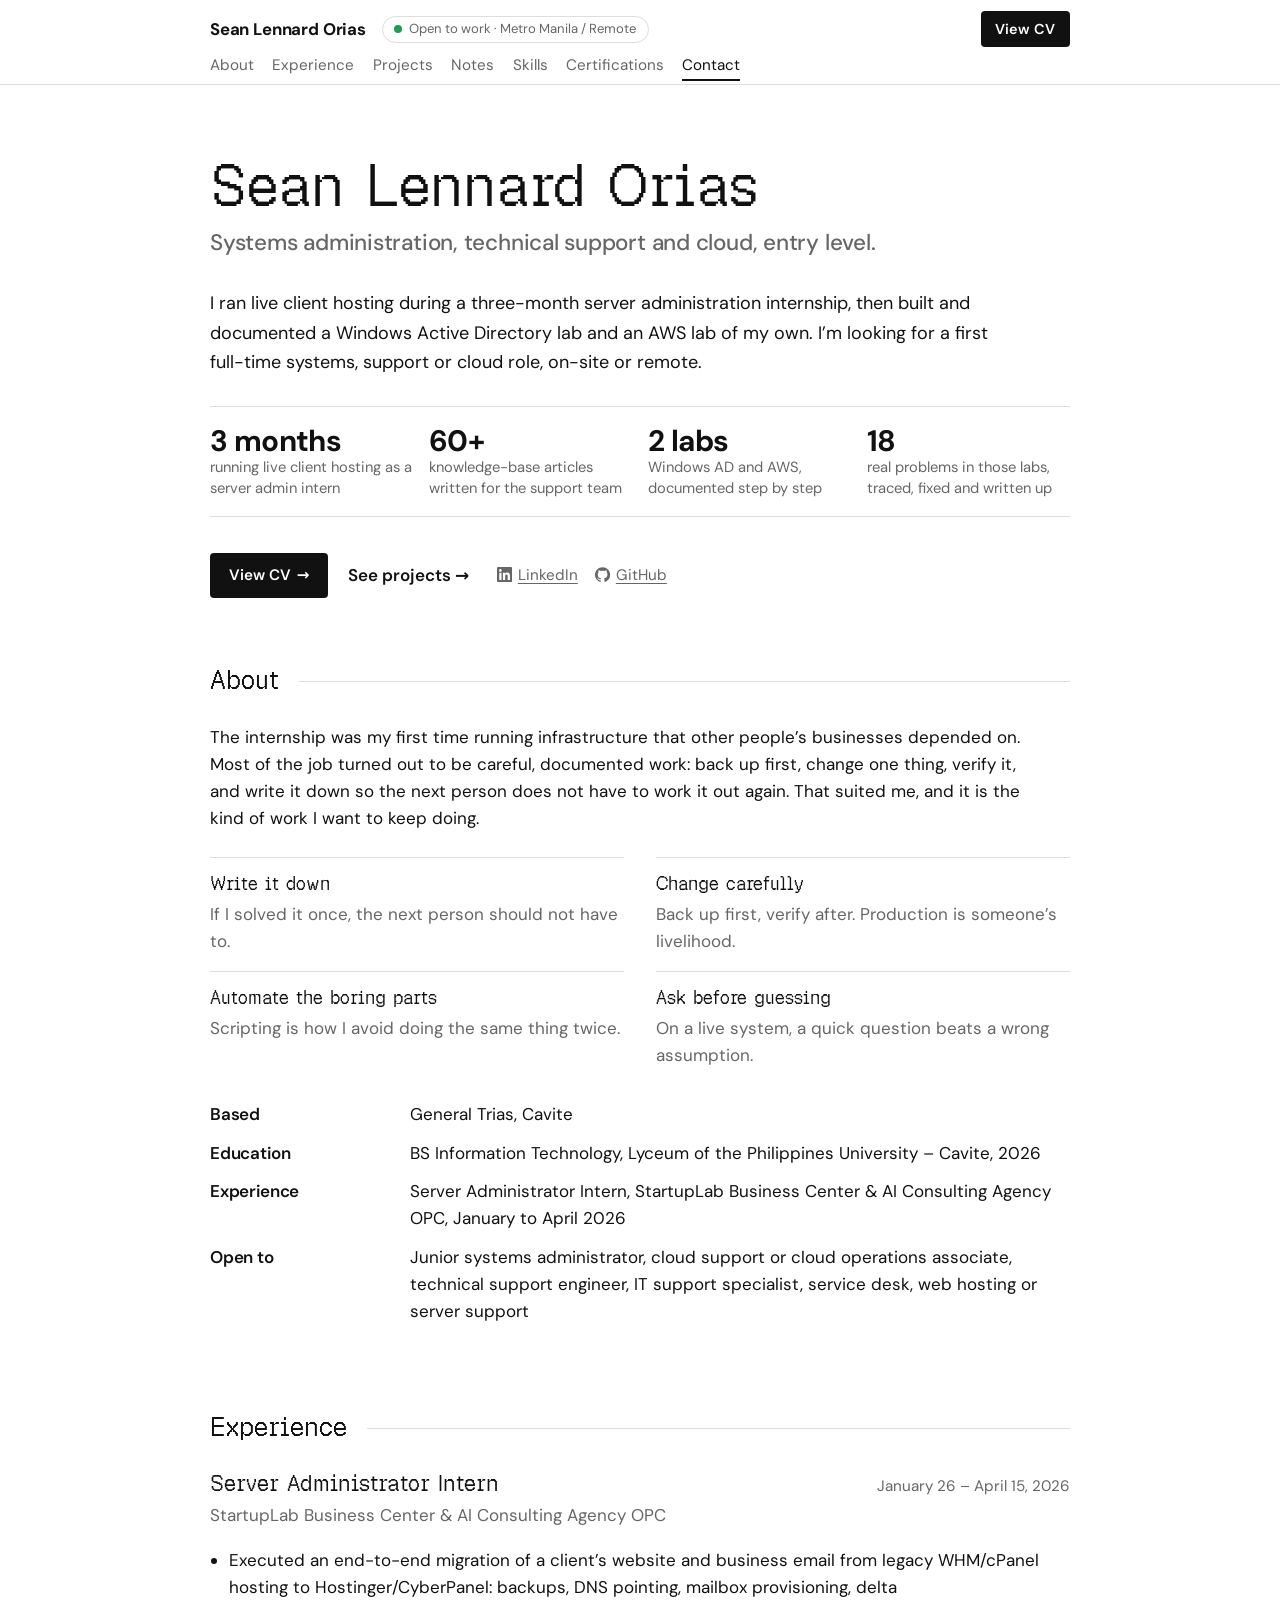
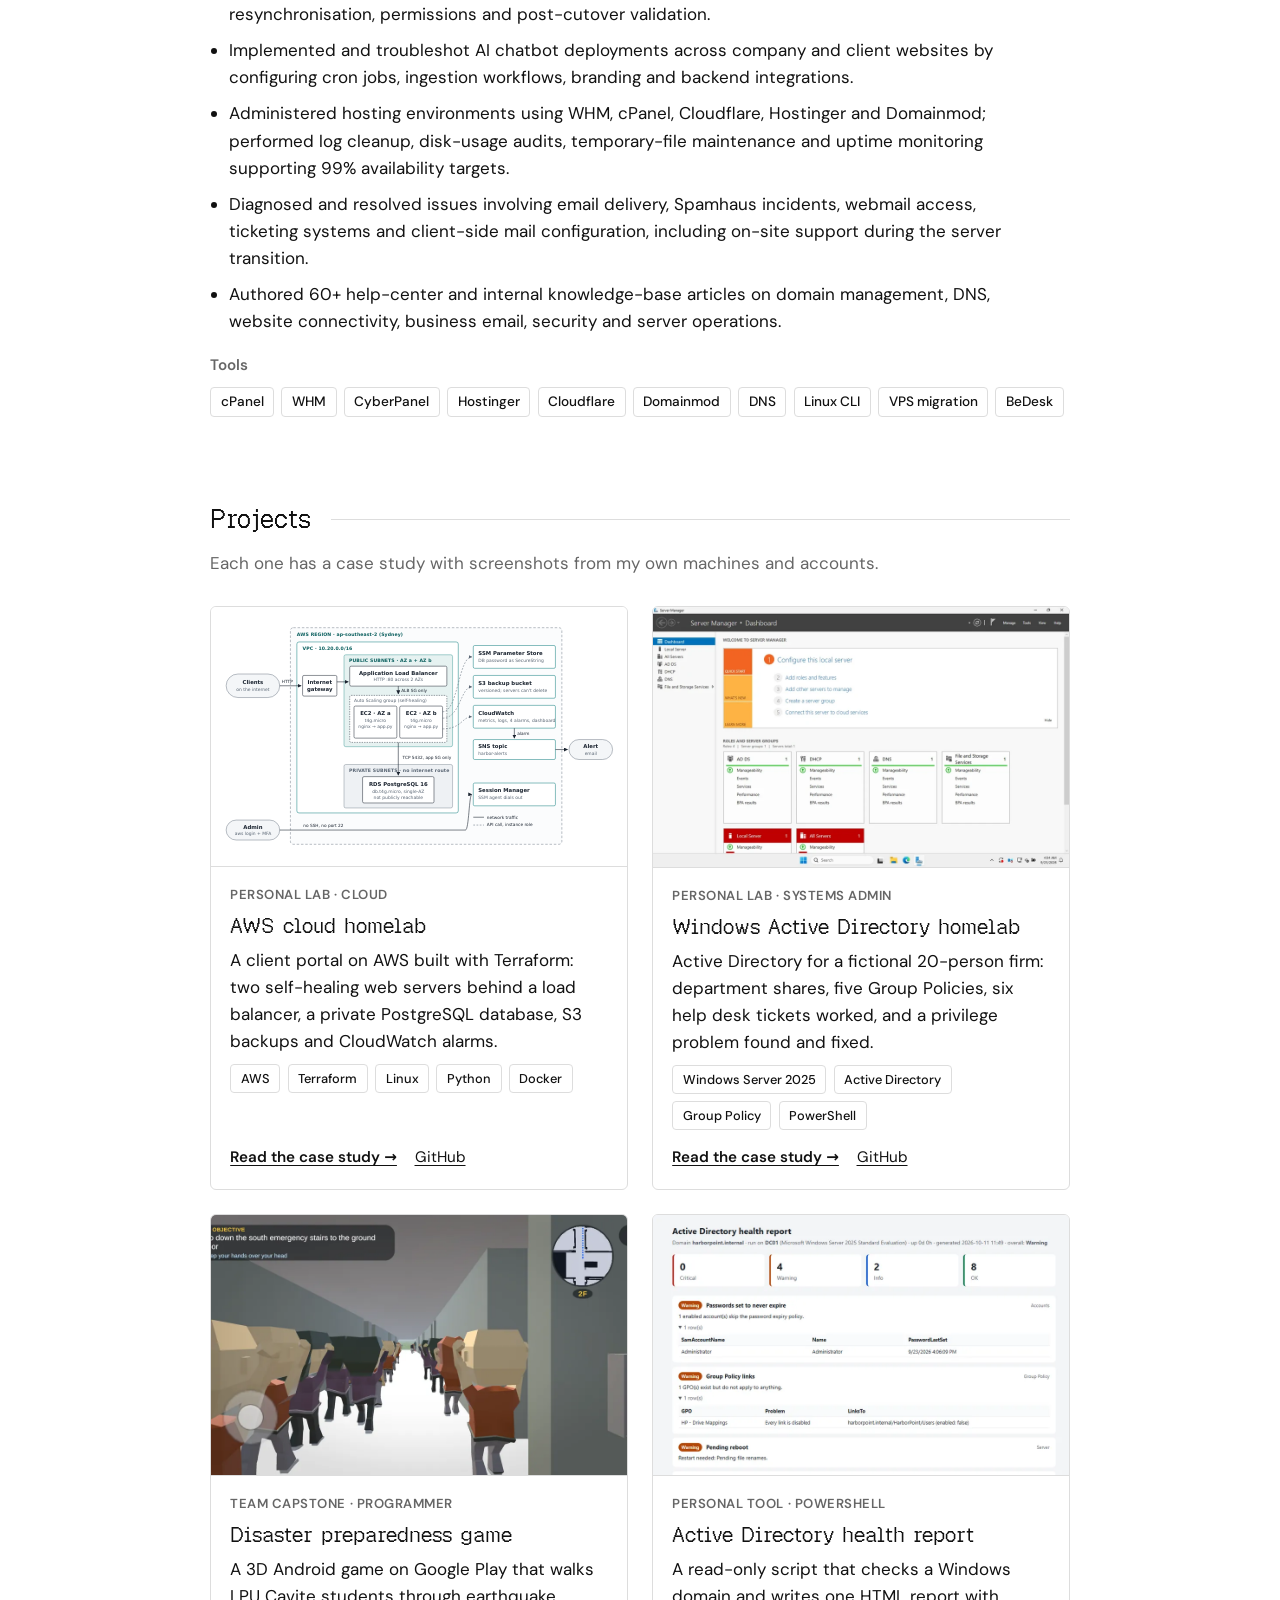
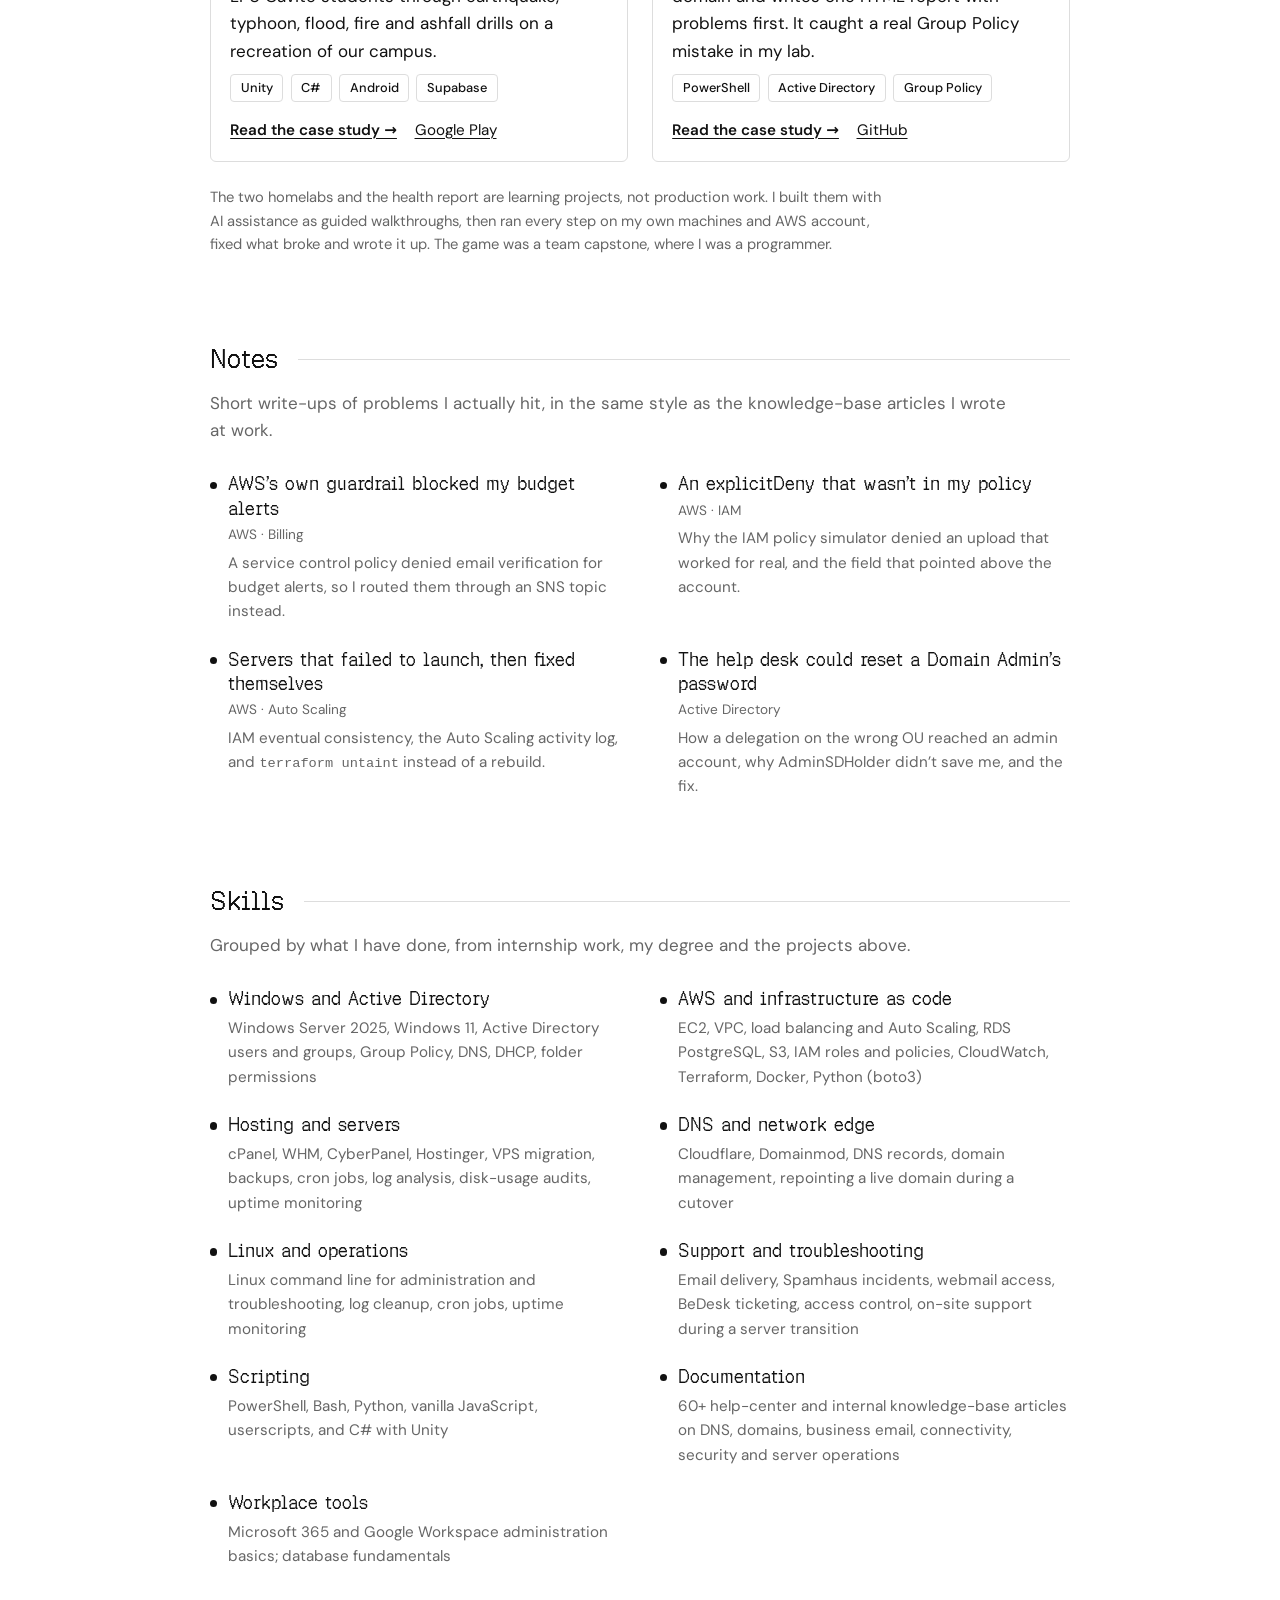
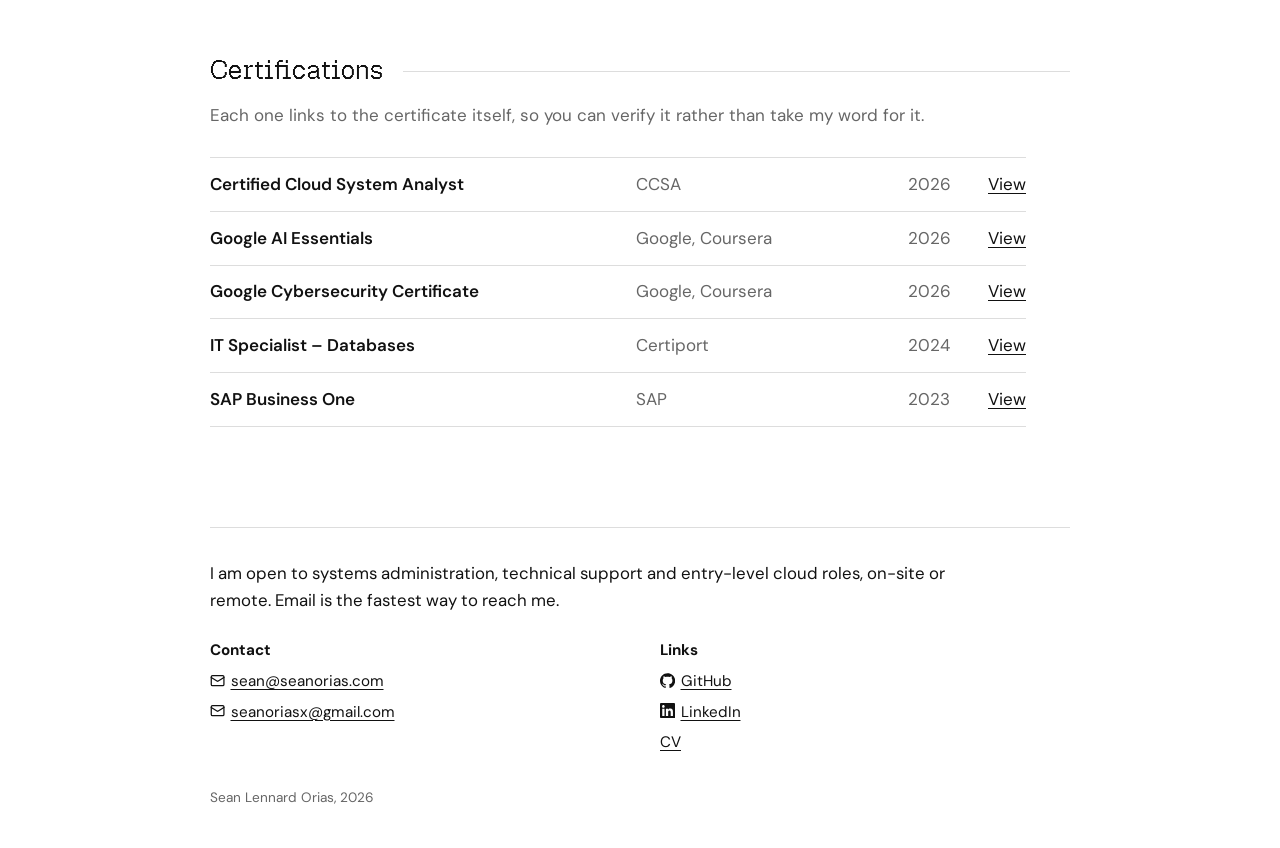
<file: index.html>
<!DOCTYPE html>
<html lang="en">
<head>
  <script>if (location.hostname.endsWith('github.io')) location.replace('https://seanorias.com' + location.pathname.replace(/^\/portfolio/, '') + location.search + location.hash);</script>
  <meta charset="UTF-8">
  <meta name="viewport" content="width=device-width, initial-scale=1.0">
  <title>Sean Lennard Orias | Tech Portfolio</title>
  <meta name="description" content="Sean Lennard Orias: entry-level systems administration, technical support and cloud. Server administration internship running live client hosting, plus documented Windows Active Directory and AWS (Terraform) homelabs.">
  <meta name="author" content="Sean Lennard Orias">
  <meta name="theme-color" content="#ffffff">
  <link rel="icon" href="assets/favicon.svg?v=2" type="image/svg+xml">
  <link rel="icon" href="favicon.ico?v=2" sizes="48x48">
  <link rel="icon" href="assets/favicon-192.png?v=2" type="image/png" sizes="192x192">
  <link rel="apple-touch-icon" href="apple-touch-icon.png?v=2">
  <link rel="canonical" href="https://seanorias.com/">

  <meta property="og:type" content="website">
  <meta property="og:site_name" content="Sean Lennard Orias">
  <meta property="og:url" content="https://seanorias.com/">
  <meta property="og:title" content="Sean Lennard Orias | Tech Portfolio">
  <meta property="og:description" content="Server administration internship running live client hosting (cPanel, WHM, CyberPanel, Cloudflare, DNS, 60+ KB articles), plus documented Active Directory and AWS (Terraform) homelabs. Looking for a first systems, support or cloud role.">
  <meta property="og:image" content="https://seanorias.com/assets/img/og-card-pixel.png">
  <meta name="twitter:card" content="summary_large_image">

  <link rel="preload" href="assets/fonts/dm-sans-latin-wght-normal.woff2" as="font" type="font/woff2" crossorigin>
  <link rel="preload" href="assets/fonts/geist-pixel-square.woff2" as="font" type="font/woff2" crossorigin>
  <link rel="stylesheet" href="css/fonts.css?v=5">
  <link rel="stylesheet" href="css/tokens.css?v=5">
  <link rel="stylesheet" href="css/base.css?v=5">
  <link rel="stylesheet" href="css/layout.css?v=5">
  <link rel="stylesheet" href="css/components.css?v=5">
  <link rel="stylesheet" href="css/sections.css?v=5">
  <link rel="stylesheet" href="css/pages.css?v=5">
  <link rel="stylesheet" href="css/responsive.css?v=5">

  <script type="application/ld+json">
  {
    "@context": "https://schema.org",
    "@type": "Person",
    "name": "Sean Lennard Orias",
    "url": "https://seanorias.com/",
    "email": "mailto:sean@seanorias.com",
    "address": { "@type": "PostalAddress", "addressCountry": "PH" },
    "alumniOf": { "@type": "CollegeOrUniversity", "name": "Lyceum of the Philippines University - Cavite" },
    "knowsAbout": ["Systems Administration", "Technical Support", "Windows Server", "Active Directory", "Group Policy", "PowerShell", "Linux", "cPanel", "WHM", "CyberPanel", "Cloudflare", "DNS", "AWS", "Terraform"],
    "seeks": "First full-time role in systems administration, technical support or entry-level cloud operations",
    "sameAs": ["https://github.com/deadnme", "https://www.linkedin.com/in/sean-orias-67763924a/"]
  }
  </script>
  <script type="application/ld+json">
  {
    "@context": "https://schema.org",
    "@type": "WebSite",
    "name": "Sean Lennard Orias",
    "alternateName": ["Sean Orias", "seanorias.com"],
    "url": "https://seanorias.com/"
  }
  </script>
</head>
<body>
  <a class="skip-link" href="#main-content">Skip to content</a>

  <header class="site-header">
    <div class="container nav-shell">
      <a class="brand" href="#top">Sean Lennard Orias</a>
      <p class="status-pill"><span class="status-dot" aria-hidden="true"></span>Open to work &middot; Metro Manila / Remote</p>
      <nav aria-label="Primary">
        <ul class="nav-links">
          <li><a href="#about">About</a></li>
          <li><a href="#experience">Experience</a></li>
          <li><a href="#projects">Projects</a></li>
          <li><a href="#notes">Notes</a></li>
          <li><a href="#skills">Skills</a></li>
          <li><a href="#certifications">Certifications</a></li>
          <li><a href="#contact">Contact</a></li>
        </ul>
      </nav>
      <a href="assets/Sean_Lennard_Orias_CV.pdf" class="btn btn-primary btn-small nav-cta" data-viewer="CV, Sean Lennard Orias" data-preview="assets/img/viewer/cv.webp">View CV</a>
    </div>
  </header>

  <main id="main-content">

    <section class="hero" id="top" aria-label="Introduction">
      <div class="container">
        <h1>Sean Lennard Orias</h1>
        <p class="hero-role">Systems administration, technical support and cloud, entry level.</p>
        <p class="hero-lead">
          I ran live client hosting during a three-month server administration internship, then built and
          documented a Windows Active Directory lab and an AWS lab of my own. I&rsquo;m looking for a first
          full-time systems, support or cloud role, on-site or remote.
        </p>

        <ul class="stats" aria-label="At a glance">
          <li><strong>3 months</strong><span>running live client hosting as a server admin intern</span></li>
          <li><strong>60+</strong><span>knowledge-base articles written for the support team</span></li>
          <li><strong>2 labs</strong><span>Windows AD and AWS, documented step by step</span></li>
          <li><strong>18</strong><span>real problems in those labs, traced, fixed and written up</span></li>
        </ul>

        <div class="cta-row">
          <a href="assets/Sean_Lennard_Orias_CV.pdf" class="btn btn-primary" data-viewer="CV, Sean Lennard Orias" data-preview="assets/img/viewer/cv.webp">View CV <span aria-hidden="true">&rarr;</span></a>
          <a href="#projects" class="text-link">See projects <span aria-hidden="true">&rarr;</span></a>
          <div class="aside-links">
            <a href="https://www.linkedin.com/in/sean-orias-67763924a/" target="_blank" rel="noopener noreferrer"><svg class="icon" aria-hidden="true" focusable="false"><use href="assets/icons.svg#linkedin"/></svg>LinkedIn<span class="visually-hidden"> (opens in a new tab)</span></a>
            <a href="https://github.com/deadnme" target="_blank" rel="noopener noreferrer"><svg class="icon" aria-hidden="true" focusable="false"><use href="assets/icons.svg#github"/></svg>GitHub<span class="visually-hidden"> (opens in a new tab)</span></a>
          </div>
        </div>
      </div>
    </section>

    <section id="about">
      <div class="container">
        <div class="section-head"><h2>About</h2></div>
        <p>
          The internship was my first time running infrastructure that other people&rsquo;s businesses depended on.
          Most of the job turned out to be careful, documented work: back up first, change one thing, verify it,
          and write it down so the next person does not have to work it out again. That suited me, and it is the
          kind of work I want to keep doing.
        </p>
        <ul class="habits" aria-label="How I work">
          <li><strong>Write it down</strong><span>If I solved it once, the next person should not have to.</span></li>
          <li><strong>Change carefully</strong><span>Back up first, verify after. Production is someone&rsquo;s livelihood.</span></li>
          <li><strong>Automate the boring parts</strong><span>Scripting is how I avoid doing the same thing twice.</span></li>
          <li><strong>Ask before guessing</strong><span>On a live system, a quick question beats a wrong assumption.</span></li>
        </ul>
        <dl class="sheet about-sheet">
          <dt>Based</dt>
          <dd>General Trias, Cavite</dd>
          <dt>Education</dt>
          <dd>BS Information Technology, Lyceum of the Philippines University &ndash; Cavite, 2026</dd>
          <dt>Experience</dt>
          <dd>Server Administrator Intern, StartupLab Business Center &amp; AI Consulting Agency OPC, January to April 2026</dd>
          <dt>Open to</dt>
          <dd>Junior systems administrator, cloud support or cloud operations associate, technical support engineer, IT support specialist, service desk, web hosting or server support</dd>
        </dl>
      </div>
    </section>

    <section id="experience">
      <div class="container">
        <div class="section-head"><h2>Experience</h2></div>
        <article>
          <div class="role-head">
            <h3>Server Administrator Intern</h3>
            <span class="role-dates">January 26 &ndash; April 15, 2026</span>
          </div>
          <p class="role-org">StartupLab Business Center &amp; AI Consulting Agency OPC</p>
          <ul class="bullets">
            <li>Executed an end-to-end migration of a client&rsquo;s website and business email from legacy WHM/cPanel hosting to Hostinger/CyberPanel: backups, DNS pointing, mailbox provisioning, delta resynchronisation, permissions and post-cutover validation.</li>
            <li>Implemented and troubleshot AI chatbot deployments across company and client websites by configuring cron jobs, ingestion workflows, branding and backend integrations.</li>
            <li>Administered hosting environments using WHM, cPanel, Cloudflare, Hostinger and Domainmod; performed log cleanup, disk-usage audits, temporary-file maintenance and uptime monitoring supporting 99% availability targets.</li>
            <li>Diagnosed and resolved issues involving email delivery, Spamhaus incidents, webmail access, ticketing systems and client-side mail configuration, including on-site support during the server transition.</li>
            <li>Authored 60+ help-center and internal knowledge-base articles on domain management, DNS, website connectivity, business email, security and server operations.</li>
          </ul>
          <div class="chips-row">
            <span>Tools</span>
            <ul class="chips" aria-label="Tools used during the internship">
              <li>cPanel</li>
              <li>WHM</li>
              <li>CyberPanel</li>
              <li>Hostinger</li>
              <li>Cloudflare</li>
              <li>Domainmod</li>
              <li>DNS</li>
              <li>Linux CLI</li>
              <li>VPS migration</li>
              <li>BeDesk</li>
            </ul>
          </div>
        </article>
      </div>
    </section>

    <section id="projects">
      <div class="container">
        <div class="section-head"><h2>Projects</h2></div>
        <p class="section-intro">Each one has a case study with screenshots from my own machines and accounts.</p>

        <div class="cards">

          <article class="card">
            <a class="card-media card-media--contain" href="projects/aws-cloud-homelab" tabindex="-1" aria-hidden="true">
              <img src="assets/img/aws/architecture.svg" alt="" width="1120" height="640" loading="lazy">
            </a>
            <div class="card-body">
              <p class="card-kicker">Personal lab &middot; Cloud</p>
              <h3><a href="projects/aws-cloud-homelab">AWS cloud homelab</a></h3>
              <p class="card-outcome">A client portal on AWS built with Terraform: two self-healing web servers behind a load balancer, a private PostgreSQL database, S3 backups and CloudWatch alarms.</p>
              <ul class="chips" aria-label="Technologies"><li>AWS</li><li>Terraform</li><li>Linux</li><li>Python</li><li>Docker</li></ul>
              <p class="card-links">
                <a class="primary-link" href="projects/aws-cloud-homelab">Read the case study &rarr;</a>
                <a href="https://github.com/deadnme/aws-cloud-homelab" target="_blank" rel="noopener noreferrer">GitHub<span class="visually-hidden"> (opens in a new tab)</span></a>
              </p>
            </div>
          </article>

          <article class="card">
            <a class="card-media" href="projects/windows-ad-homelab" tabindex="-1" aria-hidden="true">
              <img src="assets/img/winlab/card-server-manager.webp" alt="" width="960" height="600" loading="lazy">
            </a>
            <div class="card-body">
              <p class="card-kicker">Personal lab &middot; Systems admin</p>
              <h3><a href="projects/windows-ad-homelab">Windows Active Directory homelab</a></h3>
              <p class="card-outcome">Active Directory for a fictional 20-person firm: department shares, five Group Policies, six help desk tickets worked, and a privilege problem found and fixed.</p>
              <ul class="chips" aria-label="Technologies"><li>Windows Server 2025</li><li>Active Directory</li><li>Group Policy</li><li>PowerShell</li></ul>
              <p class="card-links">
                <a class="primary-link" href="projects/windows-ad-homelab">Read the case study &rarr;</a>
                <a href="https://github.com/deadnme/windows-ad-homelab" target="_blank" rel="noopener noreferrer">GitHub<span class="visually-hidden"> (opens in a new tab)</span></a>
              </p>
            </div>
          </article>

          <article class="card">
            <a class="card-media" href="projects/disaster-preparedness-game" tabindex="-1" aria-hidden="true">
              <img src="assets/img/game/card.webp" alt="" width="960" height="600" loading="lazy">
            </a>
            <div class="card-body">
              <p class="card-kicker">Team capstone &middot; Programmer</p>
              <h3><a href="projects/disaster-preparedness-game">Disaster preparedness game</a></h3>
              <p class="card-outcome">A 3D Android game on Google Play that walks LPU Cavite students through earthquake, typhoon, flood, fire and ashfall drills on a recreation of our campus.</p>
              <ul class="chips" aria-label="Technologies"><li>Unity</li><li>C#</li><li>Android</li><li>Supabase</li></ul>
              <p class="card-links">
                <a class="primary-link" href="projects/disaster-preparedness-game">Read the case study &rarr;</a>
                <a href="https://play.google.com/store/apps/details?id=com.Monggi.Big_Wan" target="_blank" rel="noopener noreferrer">Google Play<span class="visually-hidden"> (opens in a new tab)</span></a>
              </p>
            </div>
          </article>

          <article class="card">
            <a class="card-media" href="projects/ad-health-report" tabindex="-1" aria-hidden="true">
              <img src="assets/img/health/card.webp" alt="" width="960" height="600" loading="lazy">
            </a>
            <div class="card-body">
              <p class="card-kicker">Personal tool &middot; PowerShell</p>
              <h3><a href="projects/ad-health-report">Active Directory health report</a></h3>
              <p class="card-outcome">A read-only script that checks a Windows domain and writes one HTML report with problems first. It caught a real Group Policy mistake in my lab.</p>
              <ul class="chips" aria-label="Technologies"><li>PowerShell</li><li>Active Directory</li><li>Group Policy</li></ul>
              <p class="card-links">
                <a class="primary-link" href="projects/ad-health-report">Read the case study &rarr;</a>
                <a href="https://github.com/deadnme/windows-ad-homelab/tree/main/health-report" target="_blank" rel="noopener noreferrer">GitHub<span class="visually-hidden"> (opens in a new tab)</span></a>
              </p>
            </div>
          </article>

        </div>

        <p class="section-note">The two homelabs and the health report are learning projects, not production work. I built them with AI assistance as guided walkthroughs, then ran every step on my own machines and AWS account, fixed what broke and wrote it up. The game was a team capstone, where I was a programmer.</p>
      </div>
    </section>

    <section id="notes">
      <div class="container">
        <div class="section-head"><h2>Notes</h2></div>
        <p class="section-intro">Short write-ups of problems I actually hit, in the same style as the knowledge-base articles I wrote at work.</p>
        <ul class="notes">
          <li>
            <a href="notes/budget-alerts-blocked-by-scp">AWS&rsquo;s own guardrail blocked my budget alerts</a>
            <span class="note-tag">AWS &middot; Billing</span>
            <p>A service control policy denied email verification for budget alerts, so I routed them through an SNS topic instead.</p>
          </li>
          <li>
            <a href="notes/explicit-deny-from-above">An explicitDeny that wasn&rsquo;t in my policy</a>
            <span class="note-tag">AWS &middot; IAM</span>
            <p>Why the IAM policy simulator denied an upload that worked for real, and the field that pointed above the account.</p>
          </li>
          <li>
            <a href="notes/asg-launch-authentication-failure">Servers that failed to launch, then fixed themselves</a>
            <span class="note-tag">AWS &middot; Auto Scaling</span>
            <p>IAM eventual consistency, the Auto Scaling activity log, and <code>terraform untaint</code> instead of a rebuild.</p>
          </li>
          <li>
            <a href="notes/helpdesk-could-reset-domain-admin">The help desk could reset a Domain Admin&rsquo;s password</a>
            <span class="note-tag">Active Directory</span>
            <p>How a delegation on the wrong OU reached an admin account, why AdminSDHolder didn&rsquo;t save me, and the fix.</p>
          </li>
        </ul>
      </div>
    </section>

    <section id="skills">
      <div class="container">
        <div class="section-head"><h2>Skills</h2></div>
        <p class="section-intro">Grouped by what I have done, from internship work, my degree and the projects above.</p>
        <dl class="skill-rows">
          <div>
            <dt>Windows and Active Directory</dt>
            <dd>Windows Server 2025, Windows 11, Active Directory users and groups, Group Policy, DNS, DHCP, folder permissions</dd>
          </div>
          <div>
            <dt>AWS and infrastructure as code</dt>
            <dd>EC2, VPC, load balancing and Auto Scaling, RDS PostgreSQL, S3, IAM roles and policies, CloudWatch, Terraform, Docker, Python (boto3)</dd>
          </div>
          <div>
            <dt>Hosting and servers</dt>
            <dd>cPanel, WHM, CyberPanel, Hostinger, VPS migration, backups, cron jobs, log analysis, disk-usage audits, uptime monitoring</dd>
          </div>
          <div>
            <dt>DNS and network edge</dt>
            <dd>Cloudflare, Domainmod, DNS records, domain management, repointing a live domain during a cutover</dd>
          </div>
          <div>
            <dt>Linux and operations</dt>
            <dd>Linux command line for administration and troubleshooting, log cleanup, cron jobs, uptime monitoring</dd>
          </div>
          <div>
            <dt>Support and troubleshooting</dt>
            <dd>Email delivery, Spamhaus incidents, webmail access, BeDesk ticketing, access control, on-site support during a server transition</dd>
          </div>
          <div>
            <dt>Scripting</dt>
            <dd>PowerShell, Bash, Python, vanilla JavaScript, userscripts, and C# with Unity</dd>
          </div>
          <div>
            <dt>Documentation</dt>
            <dd>60+ help-center and internal knowledge-base articles on DNS, domains, business email, connectivity, security and server operations</dd>
          </div>
          <div>
            <dt>Workplace tools</dt>
            <dd>Microsoft 365 and Google Workspace administration basics; database fundamentals</dd>
          </div>
        </dl>
      </div>
    </section>

    <section id="certifications">
      <div class="container">
        <div class="section-head"><h2>Certifications</h2></div>
        <p class="section-intro">Each one links to the certificate itself, so you can verify it rather than take my word for it.</p>
        <ul class="cert-list">
          <li>
            <span class="cert-name">Certified Cloud System Analyst</span>
            <span class="cert-issuer" data-year="2026">CCSA</span>
            <span class="cert-year">2026</span>
            <span class="cert-link"><a href="assets/CCSA-Certificate.pdf" data-viewer="Certified Cloud System Analyst certificate" data-preview="assets/img/viewer/ccsa.webp">View<span class="visually-hidden">: Certified Cloud System Analyst certificate</span></a></span>
          </li>
          <li>
            <span class="cert-name">Google AI Essentials</span>
            <span class="cert-issuer" data-year="2026">Google, Coursera</span>
            <span class="cert-year">2026</span>
            <span class="cert-link"><a href="assets/Orias_AI_Essentials.pdf" data-viewer="Google AI Essentials certificate" data-preview="assets/img/viewer/ai-essentials.webp">View<span class="visually-hidden">: Google AI Essentials certificate</span></a></span>
          </li>
          <li>
            <span class="cert-name">Google Cybersecurity Certificate</span>
            <span class="cert-issuer" data-year="2026">Google, Coursera</span>
            <span class="cert-year">2026</span>
            <span class="cert-link"><a href="assets/GoogleCybersecCert.pdf" data-viewer="Google Cybersecurity certificate" data-preview="assets/img/viewer/cybersecurity.webp">View<span class="visually-hidden">: Google Cybersecurity certificate</span></a></span>
          </li>
          <li>
            <span class="cert-name">IT Specialist &ndash; Databases</span>
            <span class="cert-issuer" data-year="2024">Certiport</span>
            <span class="cert-year">2024</span>
            <span class="cert-link"><a href="assets/DatabasesCertificate.pdf" data-viewer="IT Specialist Databases certificate" data-preview="assets/img/viewer/databases.webp">View<span class="visually-hidden">: IT Specialist Databases certificate</span></a></span>
          </li>
          <li>
            <span class="cert-name">SAP Business One</span>
            <span class="cert-issuer" data-year="2023">SAP</span>
            <span class="cert-year">2023</span>
            <span class="cert-link"><a href="assets/SAPCertificate.pdf" data-viewer="SAP Business One certificate" data-preview="assets/img/viewer/sap.webp">View<span class="visually-hidden">: SAP Business One certificate</span></a></span>
          </li>
        </ul>
      </div>
    </section>

  </main>

  <footer class="site-footer" id="contact">
    <div class="container footer-shell">
      <p class="footer-intro">I am open to systems administration, technical support and entry-level cloud roles, on-site or remote. Email is the fastest way to reach me.</p>
      <div class="footer-cols">
        <div>
          <h2 class="footer-head">Contact</h2>
          <ul class="footer-list">
            <li><a href="mailto:sean@seanorias.com"><svg class="icon" aria-hidden="true" focusable="false"><use href="assets/icons.svg#email"/></svg>sean@seanorias.com</a></li>
            <li><a href="mailto:seanoriasx@gmail.com"><svg class="icon" aria-hidden="true" focusable="false"><use href="assets/icons.svg#email"/></svg>seanoriasx@gmail.com</a></li>
          </ul>
        </div>
        <div>
          <h2 class="footer-head">Links</h2>
          <ul class="footer-list">
            <li><a href="https://github.com/deadnme" target="_blank" rel="noopener noreferrer"><svg class="icon" aria-hidden="true" focusable="false"><use href="assets/icons.svg#github"/></svg>GitHub<span class="visually-hidden"> (opens in a new tab)</span></a></li>
            <li><a href="https://www.linkedin.com/in/sean-orias-67763924a/" target="_blank" rel="noopener noreferrer"><svg class="icon" aria-hidden="true" focusable="false"><use href="assets/icons.svg#linkedin"/></svg>LinkedIn<span class="visually-hidden"> (opens in a new tab)</span></a></li>
            <li><a href="assets/Sean_Lennard_Orias_CV.pdf" data-viewer="CV, Sean Lennard Orias" data-preview="assets/img/viewer/cv.webp">CV</a></li>
          </ul>
        </div>
      </div>
      <p class="footer-meta">Sean Lennard Orias, <span id="footer-year"></span></p>
    </div>
  </footer>

  <script src="js/nav.js?v=3" defer></script>
</body>
</html>
</file>
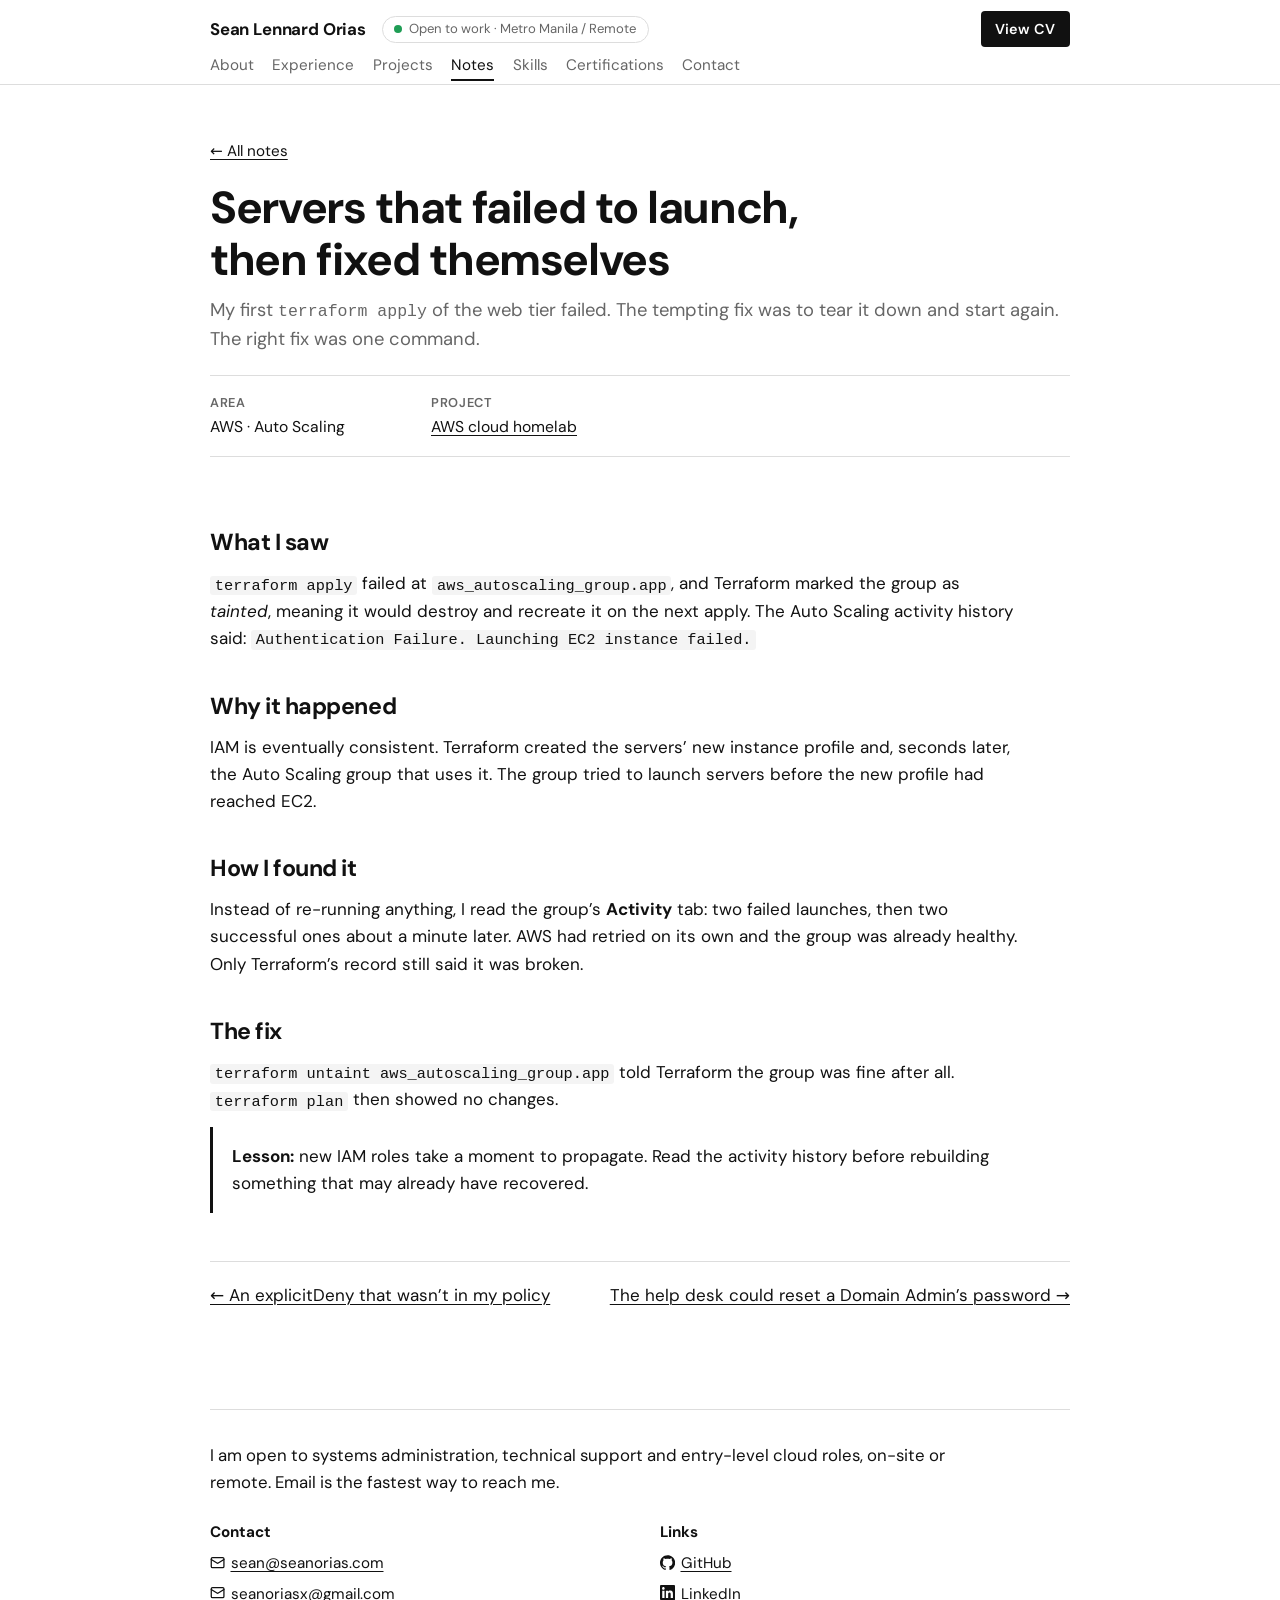
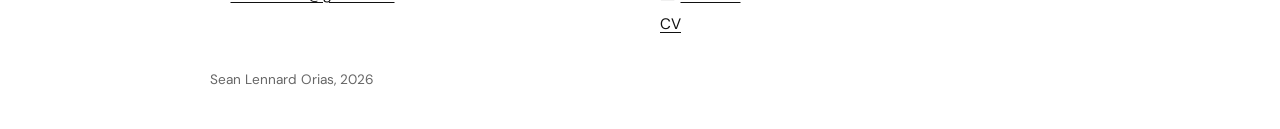
<file: notes/asg-launch-authentication-failure.html>
<!DOCTYPE html>
<html lang="en">
<head>
  <script>if (location.hostname.endsWith('github.io')) location.replace('https://seanorias.com' + location.pathname.replace(/^\/portfolio/, '') + location.search + location.hash);</script>
  <meta charset="UTF-8">
  <meta name="viewport" content="width=device-width, initial-scale=1.0">
  <title>Servers that failed to launch, then fixed themselves | Sean Lennard Orias</title>
  <meta name="description" content="My first terraform apply of the web tier failed. The tempting fix was to tear it down and start again. The right fix was one command.">
  <meta name="author" content="Sean Lennard Orias">
  <meta name="theme-color" content="#ffffff">
  <link rel="icon" href="../assets/favicon.svg?v=2" type="image/svg+xml">
  <link rel="icon" href="../favicon.ico?v=2" sizes="48x48">
  <link rel="icon" href="../assets/favicon-192.png?v=2" type="image/png" sizes="192x192">
  <link rel="apple-touch-icon" href="../apple-touch-icon.png?v=2">
  <link rel="canonical" href="https://seanorias.com/notes/asg-launch-authentication-failure">
  <meta property="og:type" content="article">
  <meta property="og:title" content="Servers that failed to launch, then fixed themselves | Sean Lennard Orias">
  <meta property="og:description" content="My first terraform apply of the web tier failed. The tempting fix was to tear it down and start again. The right fix was one command.">
  <meta property="og:image" content="https://seanorias.com/assets/img/og-card-pixel.png">
  <meta name="twitter:card" content="summary_large_image">
  <link rel="preload" href="../assets/fonts/dm-sans-latin-wght-normal.woff2" as="font" type="font/woff2" crossorigin>
  <link rel="preload" href="../assets/fonts/geist-pixel-square.woff2" as="font" type="font/woff2" crossorigin>
  <link rel="stylesheet" href="../css/fonts.css?v=5">
  <link rel="stylesheet" href="../css/tokens.css?v=5">
  <link rel="stylesheet" href="../css/base.css?v=5">
  <link rel="stylesheet" href="../css/layout.css?v=5">
  <link rel="stylesheet" href="../css/components.css?v=5">
  <link rel="stylesheet" href="../css/sections.css?v=5">
  <link rel="stylesheet" href="../css/pages.css?v=5">
  <link rel="stylesheet" href="../css/responsive.css?v=5">
</head>
<body>
  <a class="skip-link" href="#main-content">Skip to content</a>

  <header class="site-header">
    <div class="container nav-shell">
      <a class="brand" href="/">Sean Lennard Orias</a>
      <p class="status-pill"><span class="status-dot" aria-hidden="true"></span>Open to work &middot; Metro Manila / Remote</p>
      <nav aria-label="Primary">
        <ul class="nav-links">
          <li><a href="/#about">About</a></li>
          <li><a href="/#experience">Experience</a></li>
          <li><a href="/#projects">Projects</a></li>
          <li><a href="/#notes" aria-current="page">Notes</a></li>
          <li><a href="/#skills">Skills</a></li>
          <li><a href="/#certifications">Certifications</a></li>
          <li><a href="/#contact">Contact</a></li>
        </ul>
      </nav>
      <a href="../assets/Sean_Lennard_Orias_CV.pdf" class="btn btn-primary btn-small nav-cta" data-viewer="CV, Sean Lennard Orias" data-preview="../assets/img/viewer/cv.webp">View CV</a>
    </div>
  </header>

  <main id="main-content">
    <section class="page-head">
      <div class="container">
        <a class="crumb" href="/#notes">&larr; All notes</a>
        <h1>Servers that failed to launch, then fixed themselves</h1>
        <p class="page-lead">My first <code>terraform apply</code> of the web tier failed. The tempting fix was to tear it down and start again. The right fix was one command.</p>
        <dl class="glance"><div><dt>Area</dt><dd>AWS &middot; Auto Scaling</dd></div><div><dt>Project</dt><dd><a href="../projects/aws-cloud-homelab">AWS cloud homelab</a></dd></div></dl>
        
      </div>
    </section>    <section class="prose-wrap" style="padding-top:0.5rem">
      <div class="container prose">
        
        <h2>What I saw</h2>
        <p><code>terraform apply</code> failed at <code>aws_autoscaling_group.app</code>, and Terraform marked the group as <em>tainted</em>, meaning it would destroy and recreate it on the next apply. The Auto Scaling activity history said: <code>Authentication Failure. Launching EC2 instance failed.</code></p>
        
        <h2>Why it happened</h2>
        <p>IAM is eventually consistent. Terraform created the servers&rsquo; new instance profile and, seconds later, the Auto Scaling group that uses it. The group tried to launch servers before the new profile had reached EC2.</p>
        <h2>How I found it</h2>
        <p>Instead of re-running anything, I read the group&rsquo;s <strong>Activity</strong> tab: two failed launches, then two successful ones about a minute later. AWS had retried on its own and the group was already healthy. Only Terraform&rsquo;s record still said it was broken.</p>
        <h2>The fix</h2>
        <p><code>terraform untaint aws_autoscaling_group.app</code> told Terraform the group was fine after all. <code>terraform plan</code> then showed no changes.</p>
        <p class="callout"><strong>Lesson:</strong> new IAM roles take a moment to propagate. Read the activity history before rebuilding something that may already have recovered.</p>
        <nav class="next-up" aria-label="More"><a href="explicit-deny-from-above">&larr; An explicitDeny that wasn&rsquo;t in my policy</a><a href="helpdesk-could-reset-domain-admin">The help desk could reset a Domain Admin&rsquo;s password &rarr;</a></nav>

      </div>
    </section>
  </main>

  <footer class="site-footer" id="contact">
    <div class="container footer-shell">
      <p class="footer-intro">I am open to systems administration, technical support and entry-level cloud roles, on-site or remote. Email is the fastest way to reach me.</p>
      <div class="footer-cols">
        <div>
          <h2 class="footer-head">Contact</h2>
          <ul class="footer-list">
            <li><a href="mailto:sean@seanorias.com"><svg class="icon" aria-hidden="true" focusable="false"><use href="../assets/icons.svg#email"/></svg>sean@seanorias.com</a></li>
            <li><a href="mailto:seanoriasx@gmail.com"><svg class="icon" aria-hidden="true" focusable="false"><use href="../assets/icons.svg#email"/></svg>seanoriasx@gmail.com</a></li>
          </ul>
        </div>
        <div>
          <h2 class="footer-head">Links</h2>
          <ul class="footer-list">
            <li><a href="https://github.com/deadnme" target="_blank" rel="noopener noreferrer"><svg class="icon" aria-hidden="true" focusable="false"><use href="../assets/icons.svg#github"/></svg>GitHub<span class="visually-hidden"> (opens in a new tab)</span></a></li>
            <li><a href="https://www.linkedin.com/in/sean-orias-67763924a/" target="_blank" rel="noopener noreferrer"><svg class="icon" aria-hidden="true" focusable="false"><use href="../assets/icons.svg#linkedin"/></svg>LinkedIn<span class="visually-hidden"> (opens in a new tab)</span></a></li>
            <li><a href="../assets/Sean_Lennard_Orias_CV.pdf" data-viewer="CV, Sean Lennard Orias" data-preview="../assets/img/viewer/cv.webp">CV</a></li>
          </ul>
        </div>
      </div>
      <p class="footer-meta">Sean Lennard Orias, <span id="footer-year"></span></p>
    </div>
  </footer>

  <script src="../js/nav.js?v=3" defer></script>
</body>
</html>
</file>
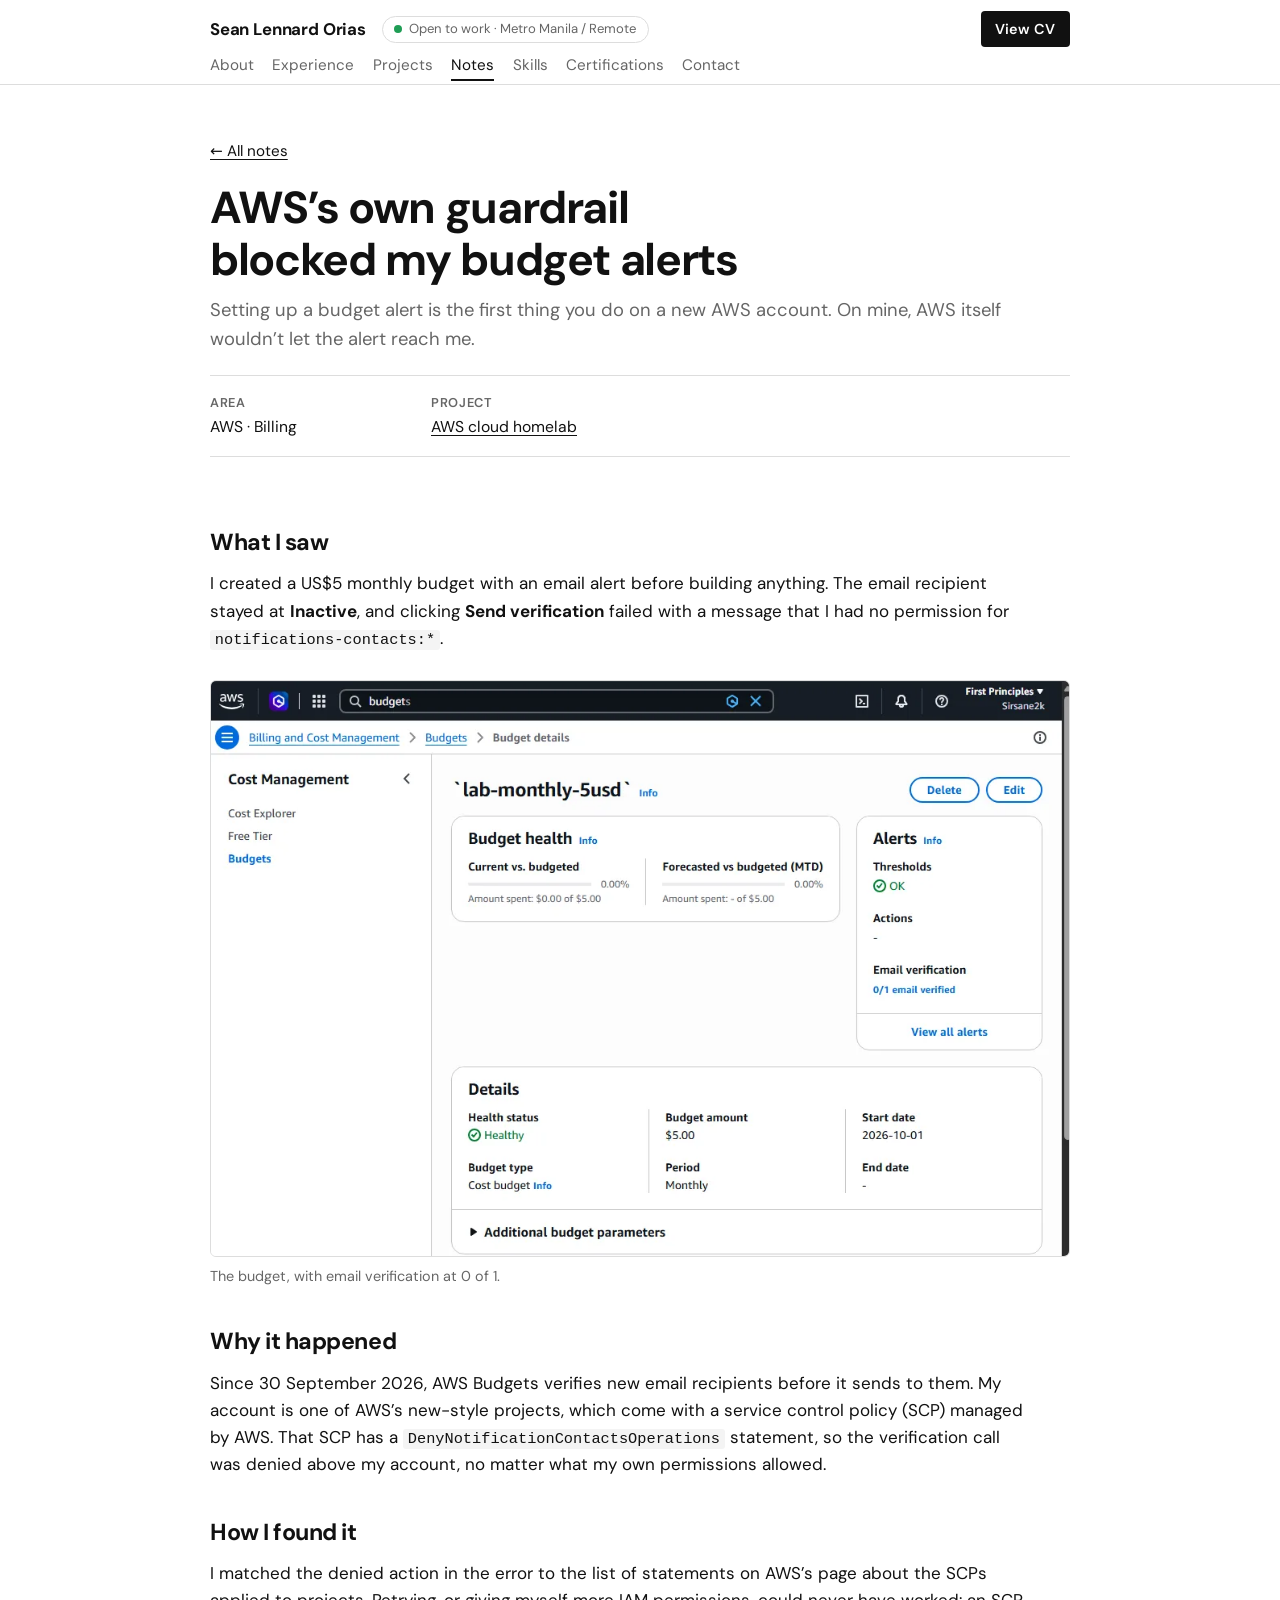
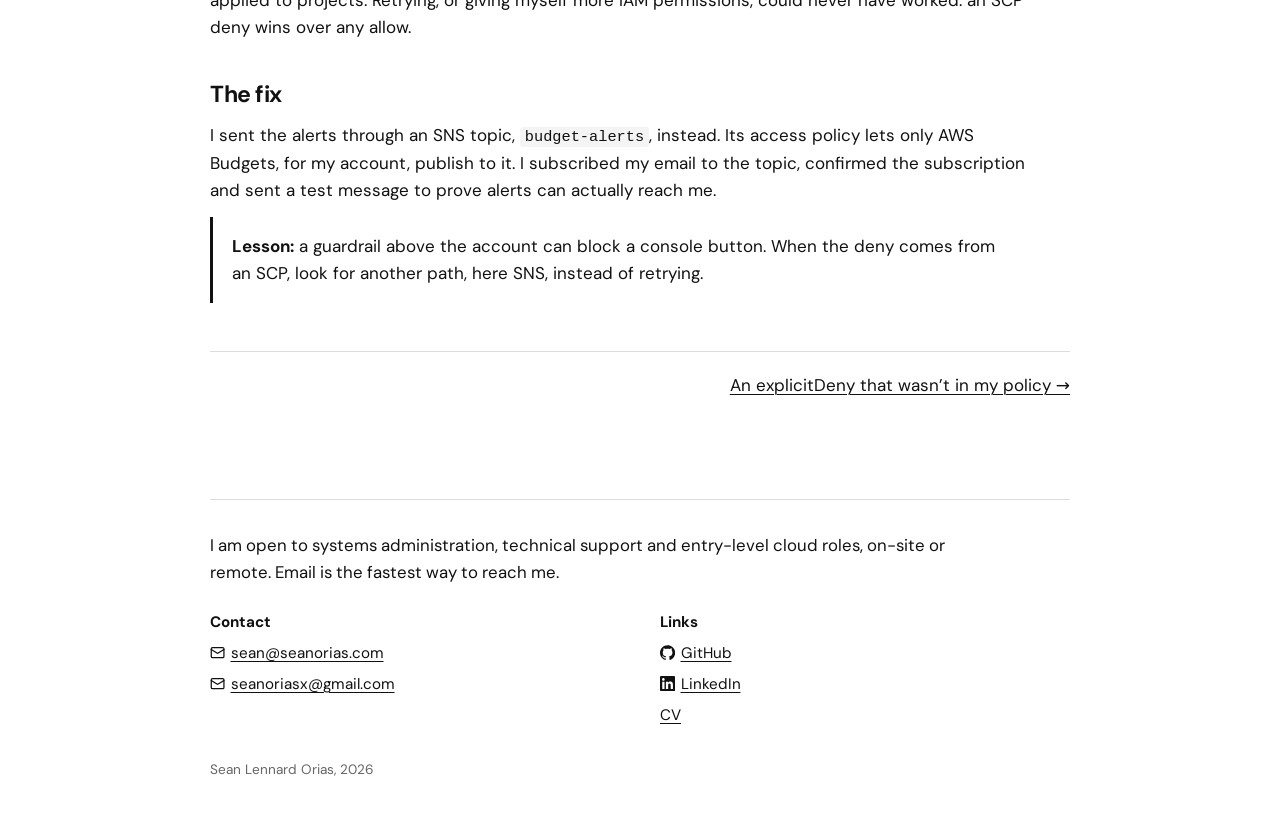
<file: notes/budget-alerts-blocked-by-scp.html>
<!DOCTYPE html>
<html lang="en">
<head>
  <script>if (location.hostname.endsWith('github.io')) location.replace('https://seanorias.com' + location.pathname.replace(/^\/portfolio/, '') + location.search + location.hash);</script>
  <meta charset="UTF-8">
  <meta name="viewport" content="width=device-width, initial-scale=1.0">
  <title>AWS&rsquo;s own guardrail blocked my budget alerts | Sean Lennard Orias</title>
  <meta name="description" content="Setting up a budget alert is the first thing you do on a new AWS account. On mine, AWS itself wouldn&rsquo;t let the alert reach me.">
  <meta name="author" content="Sean Lennard Orias">
  <meta name="theme-color" content="#ffffff">
  <link rel="icon" href="../assets/favicon.svg?v=2" type="image/svg+xml">
  <link rel="icon" href="../favicon.ico?v=2" sizes="48x48">
  <link rel="icon" href="../assets/favicon-192.png?v=2" type="image/png" sizes="192x192">
  <link rel="apple-touch-icon" href="../apple-touch-icon.png?v=2">
  <link rel="canonical" href="https://seanorias.com/notes/budget-alerts-blocked-by-scp">
  <meta property="og:type" content="article">
  <meta property="og:title" content="AWS&rsquo;s own guardrail blocked my budget alerts | Sean Lennard Orias">
  <meta property="og:description" content="Setting up a budget alert is the first thing you do on a new AWS account. On mine, AWS itself wouldn&rsquo;t let the alert reach me.">
  <meta property="og:image" content="https://seanorias.com/assets/img/og-card-pixel.png">
  <meta name="twitter:card" content="summary_large_image">
  <link rel="preload" href="../assets/fonts/dm-sans-latin-wght-normal.woff2" as="font" type="font/woff2" crossorigin>
  <link rel="preload" href="../assets/fonts/geist-pixel-square.woff2" as="font" type="font/woff2" crossorigin>
  <link rel="stylesheet" href="../css/fonts.css?v=5">
  <link rel="stylesheet" href="../css/tokens.css?v=5">
  <link rel="stylesheet" href="../css/base.css?v=5">
  <link rel="stylesheet" href="../css/layout.css?v=5">
  <link rel="stylesheet" href="../css/components.css?v=5">
  <link rel="stylesheet" href="../css/sections.css?v=5">
  <link rel="stylesheet" href="../css/pages.css?v=5">
  <link rel="stylesheet" href="../css/responsive.css?v=5">
</head>
<body>
  <a class="skip-link" href="#main-content">Skip to content</a>

  <header class="site-header">
    <div class="container nav-shell">
      <a class="brand" href="/">Sean Lennard Orias</a>
      <p class="status-pill"><span class="status-dot" aria-hidden="true"></span>Open to work &middot; Metro Manila / Remote</p>
      <nav aria-label="Primary">
        <ul class="nav-links">
          <li><a href="/#about">About</a></li>
          <li><a href="/#experience">Experience</a></li>
          <li><a href="/#projects">Projects</a></li>
          <li><a href="/#notes" aria-current="page">Notes</a></li>
          <li><a href="/#skills">Skills</a></li>
          <li><a href="/#certifications">Certifications</a></li>
          <li><a href="/#contact">Contact</a></li>
        </ul>
      </nav>
      <a href="../assets/Sean_Lennard_Orias_CV.pdf" class="btn btn-primary btn-small nav-cta" data-viewer="CV, Sean Lennard Orias" data-preview="../assets/img/viewer/cv.webp">View CV</a>
    </div>
  </header>

  <main id="main-content">
    <section class="page-head">
      <div class="container">
        <a class="crumb" href="/#notes">&larr; All notes</a>
        <h1>AWS&rsquo;s own guardrail blocked my budget alerts</h1>
        <p class="page-lead">Setting up a budget alert is the first thing you do on a new AWS account. On mine, AWS itself wouldn&rsquo;t let the alert reach me.</p>
        <dl class="glance"><div><dt>Area</dt><dd>AWS &middot; Billing</dd></div><div><dt>Project</dt><dd><a href="../projects/aws-cloud-homelab">AWS cloud homelab</a></dd></div></dl>
        
      </div>
    </section>    <section class="prose-wrap" style="padding-top:0.5rem">
      <div class="container prose">
        
        <h2>What I saw</h2>
        <p>I created a US$5 monthly budget with an email alert before building anything. The email recipient stayed at <strong>Inactive</strong>, and clicking <strong>Send verification</strong> failed with a message that I had no permission for <code>notifications-contacts:*</code>.</p>
        <figure class="figure ">
          <a href="../assets/img/aws/01-budget-details.webp" target="_blank" rel="noopener noreferrer"><img src="../assets/img/aws/01-budget-details.webp" alt="AWS Budgets details page" loading="lazy"></a>
          <figcaption>The budget, with email verification at 0 of 1.</figcaption>
        </figure>
        <h2>Why it happened</h2>
        <p>Since 30 September 2026, AWS Budgets verifies new email recipients before it sends to them. My account is one of AWS&rsquo;s new-style projects, which come with a service control policy (SCP) managed by AWS. That SCP has a <code>DenyNotificationContactsOperations</code> statement, so the verification call was denied above my account, no matter what my own permissions allowed.</p>
        <h2>How I found it</h2>
        <p>I matched the denied action in the error to the list of statements on AWS&rsquo;s page about the SCPs applied to projects. Retrying, or giving myself more IAM permissions, could never have worked: an SCP deny wins over any allow.</p>
        <h2>The fix</h2>
        <p>I sent the alerts through an SNS topic, <code>budget-alerts</code>, instead. Its access policy lets only AWS Budgets, for my account, publish to it. I subscribed my email to the topic, confirmed the subscription and sent a test message to prove alerts can actually reach me.</p>
        <p class="callout"><strong>Lesson:</strong> a guardrail above the account can block a console button. When the deny comes from an SCP, look for another path, here SNS, instead of retrying.</p>
        <nav class="next-up" aria-label="More"><span></span><a href="explicit-deny-from-above">An explicitDeny that wasn&rsquo;t in my policy &rarr;</a></nav>

      </div>
    </section>
  </main>

  <footer class="site-footer" id="contact">
    <div class="container footer-shell">
      <p class="footer-intro">I am open to systems administration, technical support and entry-level cloud roles, on-site or remote. Email is the fastest way to reach me.</p>
      <div class="footer-cols">
        <div>
          <h2 class="footer-head">Contact</h2>
          <ul class="footer-list">
            <li><a href="mailto:sean@seanorias.com"><svg class="icon" aria-hidden="true" focusable="false"><use href="../assets/icons.svg#email"/></svg>sean@seanorias.com</a></li>
            <li><a href="mailto:seanoriasx@gmail.com"><svg class="icon" aria-hidden="true" focusable="false"><use href="../assets/icons.svg#email"/></svg>seanoriasx@gmail.com</a></li>
          </ul>
        </div>
        <div>
          <h2 class="footer-head">Links</h2>
          <ul class="footer-list">
            <li><a href="https://github.com/deadnme" target="_blank" rel="noopener noreferrer"><svg class="icon" aria-hidden="true" focusable="false"><use href="../assets/icons.svg#github"/></svg>GitHub<span class="visually-hidden"> (opens in a new tab)</span></a></li>
            <li><a href="https://www.linkedin.com/in/sean-orias-67763924a/" target="_blank" rel="noopener noreferrer"><svg class="icon" aria-hidden="true" focusable="false"><use href="../assets/icons.svg#linkedin"/></svg>LinkedIn<span class="visually-hidden"> (opens in a new tab)</span></a></li>
            <li><a href="../assets/Sean_Lennard_Orias_CV.pdf" data-viewer="CV, Sean Lennard Orias" data-preview="../assets/img/viewer/cv.webp">CV</a></li>
          </ul>
        </div>
      </div>
      <p class="footer-meta">Sean Lennard Orias, <span id="footer-year"></span></p>
    </div>
  </footer>

  <script src="../js/nav.js?v=3" defer></script>
</body>
</html>
</file>
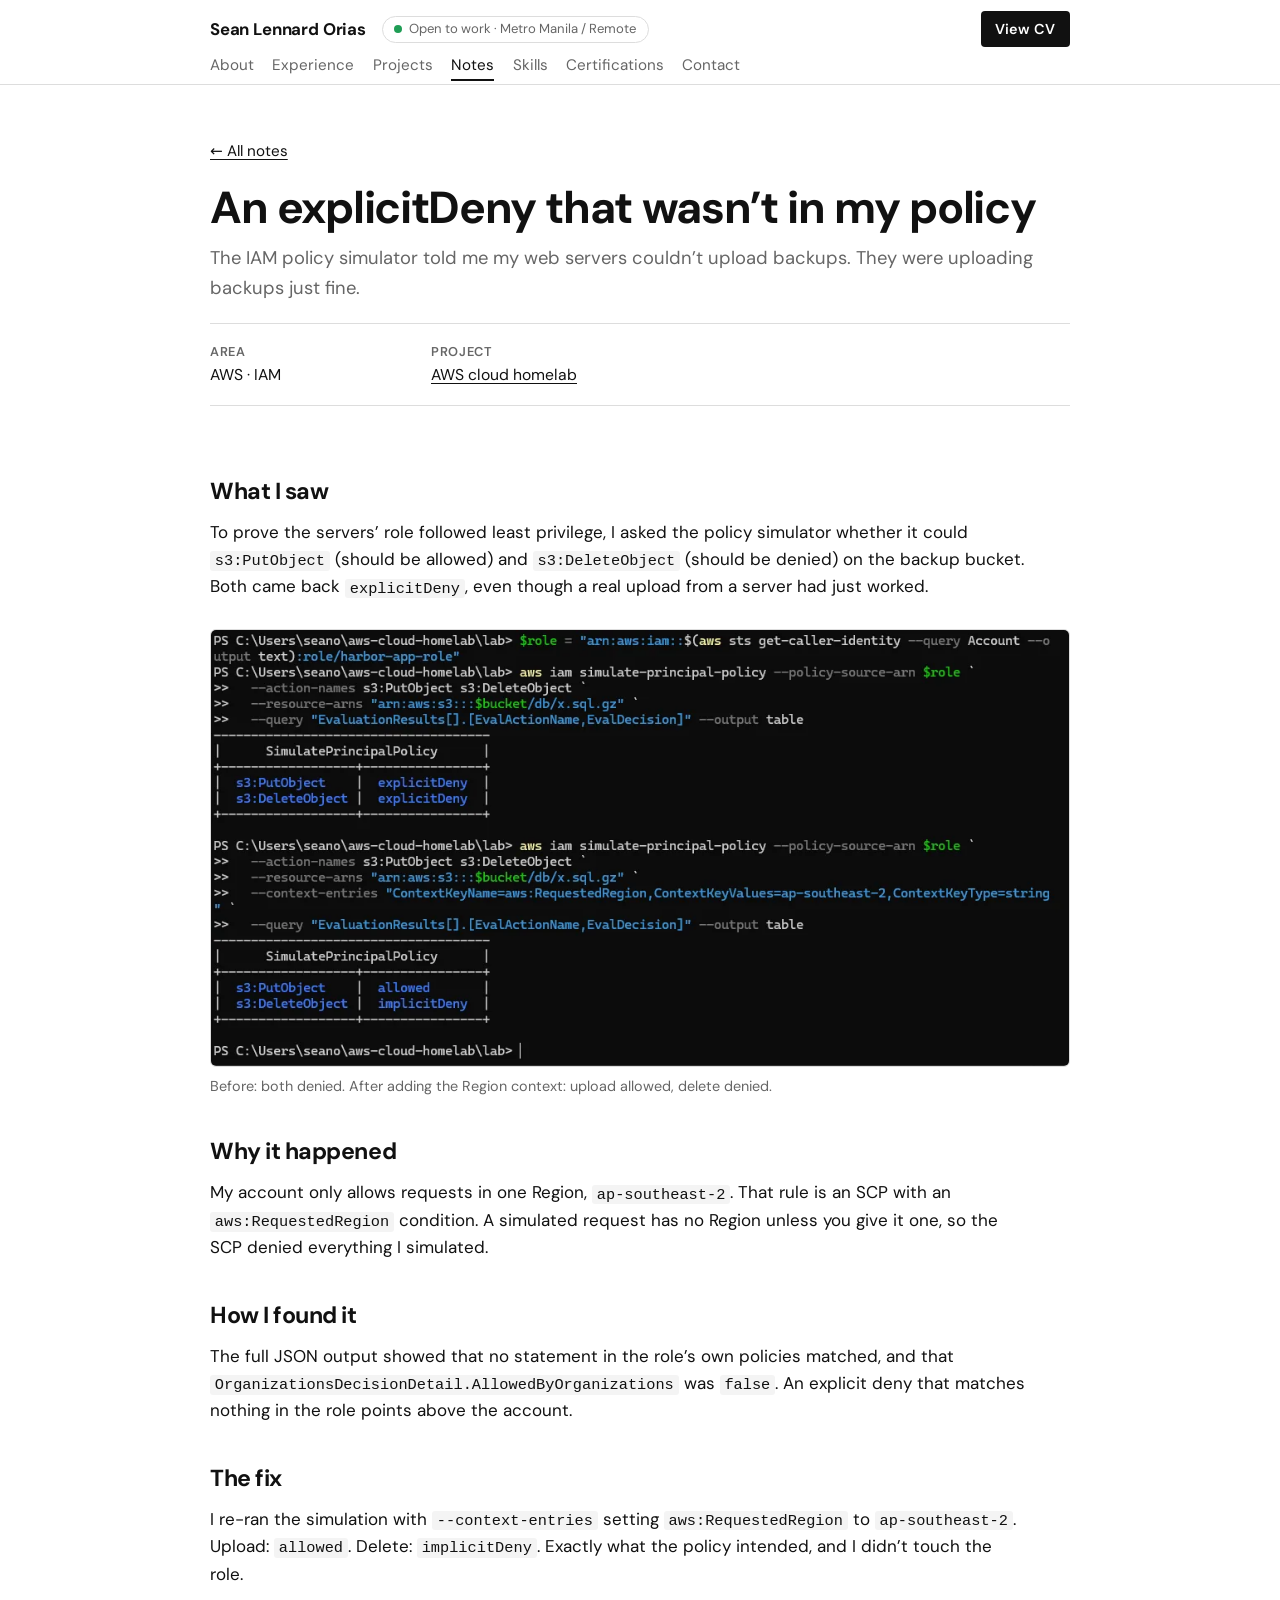
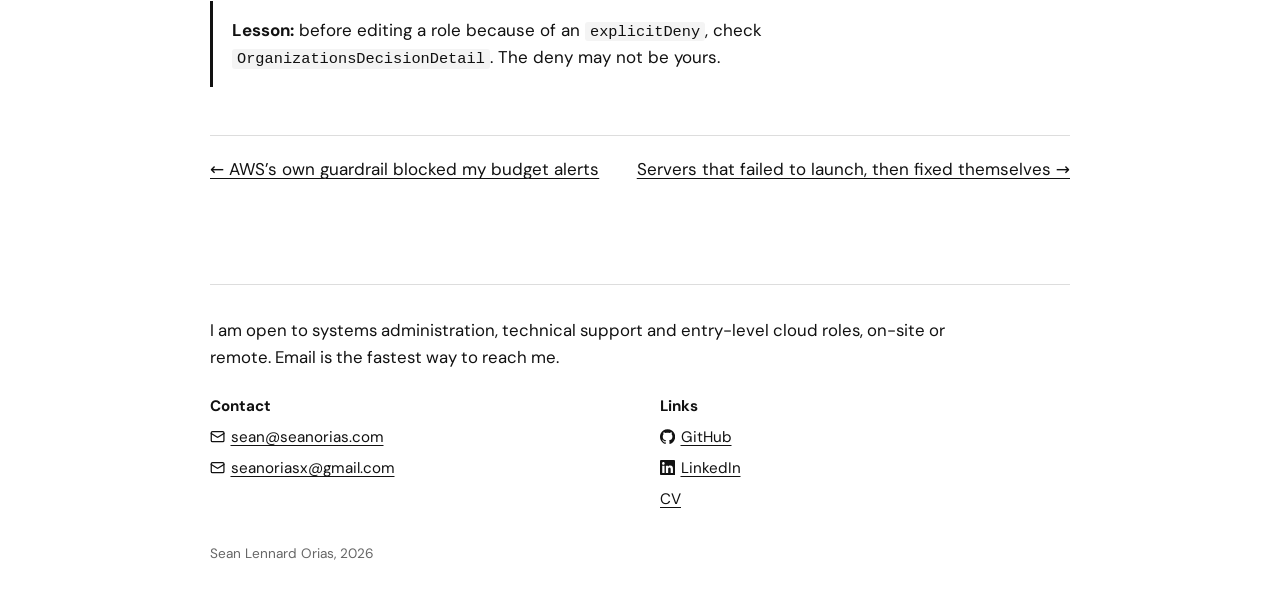
<file: notes/explicit-deny-from-above.html>
<!DOCTYPE html>
<html lang="en">
<head>
  <script>if (location.hostname.endsWith('github.io')) location.replace('https://seanorias.com' + location.pathname.replace(/^\/portfolio/, '') + location.search + location.hash);</script>
  <meta charset="UTF-8">
  <meta name="viewport" content="width=device-width, initial-scale=1.0">
  <title>An explicitDeny that wasn&rsquo;t in my policy | Sean Lennard Orias</title>
  <meta name="description" content="The IAM policy simulator told me my web servers couldn&rsquo;t upload backups. They were uploading backups just fine.">
  <meta name="author" content="Sean Lennard Orias">
  <meta name="theme-color" content="#ffffff">
  <link rel="icon" href="../assets/favicon.svg?v=2" type="image/svg+xml">
  <link rel="icon" href="../favicon.ico?v=2" sizes="48x48">
  <link rel="icon" href="../assets/favicon-192.png?v=2" type="image/png" sizes="192x192">
  <link rel="apple-touch-icon" href="../apple-touch-icon.png?v=2">
  <link rel="canonical" href="https://seanorias.com/notes/explicit-deny-from-above">
  <meta property="og:type" content="article">
  <meta property="og:title" content="An explicitDeny that wasn&rsquo;t in my policy | Sean Lennard Orias">
  <meta property="og:description" content="The IAM policy simulator told me my web servers couldn&rsquo;t upload backups. They were uploading backups just fine.">
  <meta property="og:image" content="https://seanorias.com/assets/img/og-card-pixel.png">
  <meta name="twitter:card" content="summary_large_image">
  <link rel="preload" href="../assets/fonts/dm-sans-latin-wght-normal.woff2" as="font" type="font/woff2" crossorigin>
  <link rel="preload" href="../assets/fonts/geist-pixel-square.woff2" as="font" type="font/woff2" crossorigin>
  <link rel="stylesheet" href="../css/fonts.css?v=5">
  <link rel="stylesheet" href="../css/tokens.css?v=5">
  <link rel="stylesheet" href="../css/base.css?v=5">
  <link rel="stylesheet" href="../css/layout.css?v=5">
  <link rel="stylesheet" href="../css/components.css?v=5">
  <link rel="stylesheet" href="../css/sections.css?v=5">
  <link rel="stylesheet" href="../css/pages.css?v=5">
  <link rel="stylesheet" href="../css/responsive.css?v=5">
</head>
<body>
  <a class="skip-link" href="#main-content">Skip to content</a>

  <header class="site-header">
    <div class="container nav-shell">
      <a class="brand" href="/">Sean Lennard Orias</a>
      <p class="status-pill"><span class="status-dot" aria-hidden="true"></span>Open to work &middot; Metro Manila / Remote</p>
      <nav aria-label="Primary">
        <ul class="nav-links">
          <li><a href="/#about">About</a></li>
          <li><a href="/#experience">Experience</a></li>
          <li><a href="/#projects">Projects</a></li>
          <li><a href="/#notes" aria-current="page">Notes</a></li>
          <li><a href="/#skills">Skills</a></li>
          <li><a href="/#certifications">Certifications</a></li>
          <li><a href="/#contact">Contact</a></li>
        </ul>
      </nav>
      <a href="../assets/Sean_Lennard_Orias_CV.pdf" class="btn btn-primary btn-small nav-cta" data-viewer="CV, Sean Lennard Orias" data-preview="../assets/img/viewer/cv.webp">View CV</a>
    </div>
  </header>

  <main id="main-content">
    <section class="page-head">
      <div class="container">
        <a class="crumb" href="/#notes">&larr; All notes</a>
        <h1>An explicitDeny that wasn&rsquo;t in my policy</h1>
        <p class="page-lead">The IAM policy simulator told me my web servers couldn&rsquo;t upload backups. They were uploading backups just fine.</p>
        <dl class="glance"><div><dt>Area</dt><dd>AWS &middot; IAM</dd></div><div><dt>Project</dt><dd><a href="../projects/aws-cloud-homelab">AWS cloud homelab</a></dd></div></dl>
        
      </div>
    </section>    <section class="prose-wrap" style="padding-top:0.5rem">
      <div class="container prose">
        
        <h2>What I saw</h2>
        <p>To prove the servers&rsquo; role followed least privilege, I asked the policy simulator whether it could <code>s3:PutObject</code> (should be allowed) and <code>s3:DeleteObject</code> (should be denied) on the backup bucket. Both came back <code>explicitDeny</code>, even though a real upload from a server had just worked.</p>
        <figure class="figure ">
          <a href="../assets/img/aws/07-policy-simulator.webp" target="_blank" rel="noopener noreferrer"><img src="../assets/img/aws/07-policy-simulator.webp" alt="Policy simulator output before and after adding the Region" loading="lazy"></a>
          <figcaption>Before: both denied. After adding the Region context: upload allowed, delete denied.</figcaption>
        </figure>
        <h2>Why it happened</h2>
        <p>My account only allows requests in one Region, <code>ap-southeast-2</code>. That rule is an SCP with an <code>aws:RequestedRegion</code> condition. A simulated request has no Region unless you give it one, so the SCP denied everything I simulated.</p>
        <h2>How I found it</h2>
        <p>The full JSON output showed that no statement in the role&rsquo;s own policies matched, and that <code>OrganizationsDecisionDetail.AllowedByOrganizations</code> was <code>false</code>. An explicit deny that matches nothing in the role points above the account.</p>
        <h2>The fix</h2>
        <p>I re-ran the simulation with <code>--context-entries</code> setting <code>aws:RequestedRegion</code> to <code>ap-southeast-2</code>. Upload: <code>allowed</code>. Delete: <code>implicitDeny</code>. Exactly what the policy intended, and I didn&rsquo;t touch the role.</p>
        <p class="callout"><strong>Lesson:</strong> before editing a role because of an <code>explicitDeny</code>, check <code>OrganizationsDecisionDetail</code>. The deny may not be yours.</p>
        <nav class="next-up" aria-label="More"><a href="budget-alerts-blocked-by-scp">&larr; AWS&rsquo;s own guardrail blocked my budget alerts</a><a href="asg-launch-authentication-failure">Servers that failed to launch, then fixed themselves &rarr;</a></nav>

      </div>
    </section>
  </main>

  <footer class="site-footer" id="contact">
    <div class="container footer-shell">
      <p class="footer-intro">I am open to systems administration, technical support and entry-level cloud roles, on-site or remote. Email is the fastest way to reach me.</p>
      <div class="footer-cols">
        <div>
          <h2 class="footer-head">Contact</h2>
          <ul class="footer-list">
            <li><a href="mailto:sean@seanorias.com"><svg class="icon" aria-hidden="true" focusable="false"><use href="../assets/icons.svg#email"/></svg>sean@seanorias.com</a></li>
            <li><a href="mailto:seanoriasx@gmail.com"><svg class="icon" aria-hidden="true" focusable="false"><use href="../assets/icons.svg#email"/></svg>seanoriasx@gmail.com</a></li>
          </ul>
        </div>
        <div>
          <h2 class="footer-head">Links</h2>
          <ul class="footer-list">
            <li><a href="https://github.com/deadnme" target="_blank" rel="noopener noreferrer"><svg class="icon" aria-hidden="true" focusable="false"><use href="../assets/icons.svg#github"/></svg>GitHub<span class="visually-hidden"> (opens in a new tab)</span></a></li>
            <li><a href="https://www.linkedin.com/in/sean-orias-67763924a/" target="_blank" rel="noopener noreferrer"><svg class="icon" aria-hidden="true" focusable="false"><use href="../assets/icons.svg#linkedin"/></svg>LinkedIn<span class="visually-hidden"> (opens in a new tab)</span></a></li>
            <li><a href="../assets/Sean_Lennard_Orias_CV.pdf" data-viewer="CV, Sean Lennard Orias" data-preview="../assets/img/viewer/cv.webp">CV</a></li>
          </ul>
        </div>
      </div>
      <p class="footer-meta">Sean Lennard Orias, <span id="footer-year"></span></p>
    </div>
  </footer>

  <script src="../js/nav.js?v=3" defer></script>
</body>
</html>
</file>
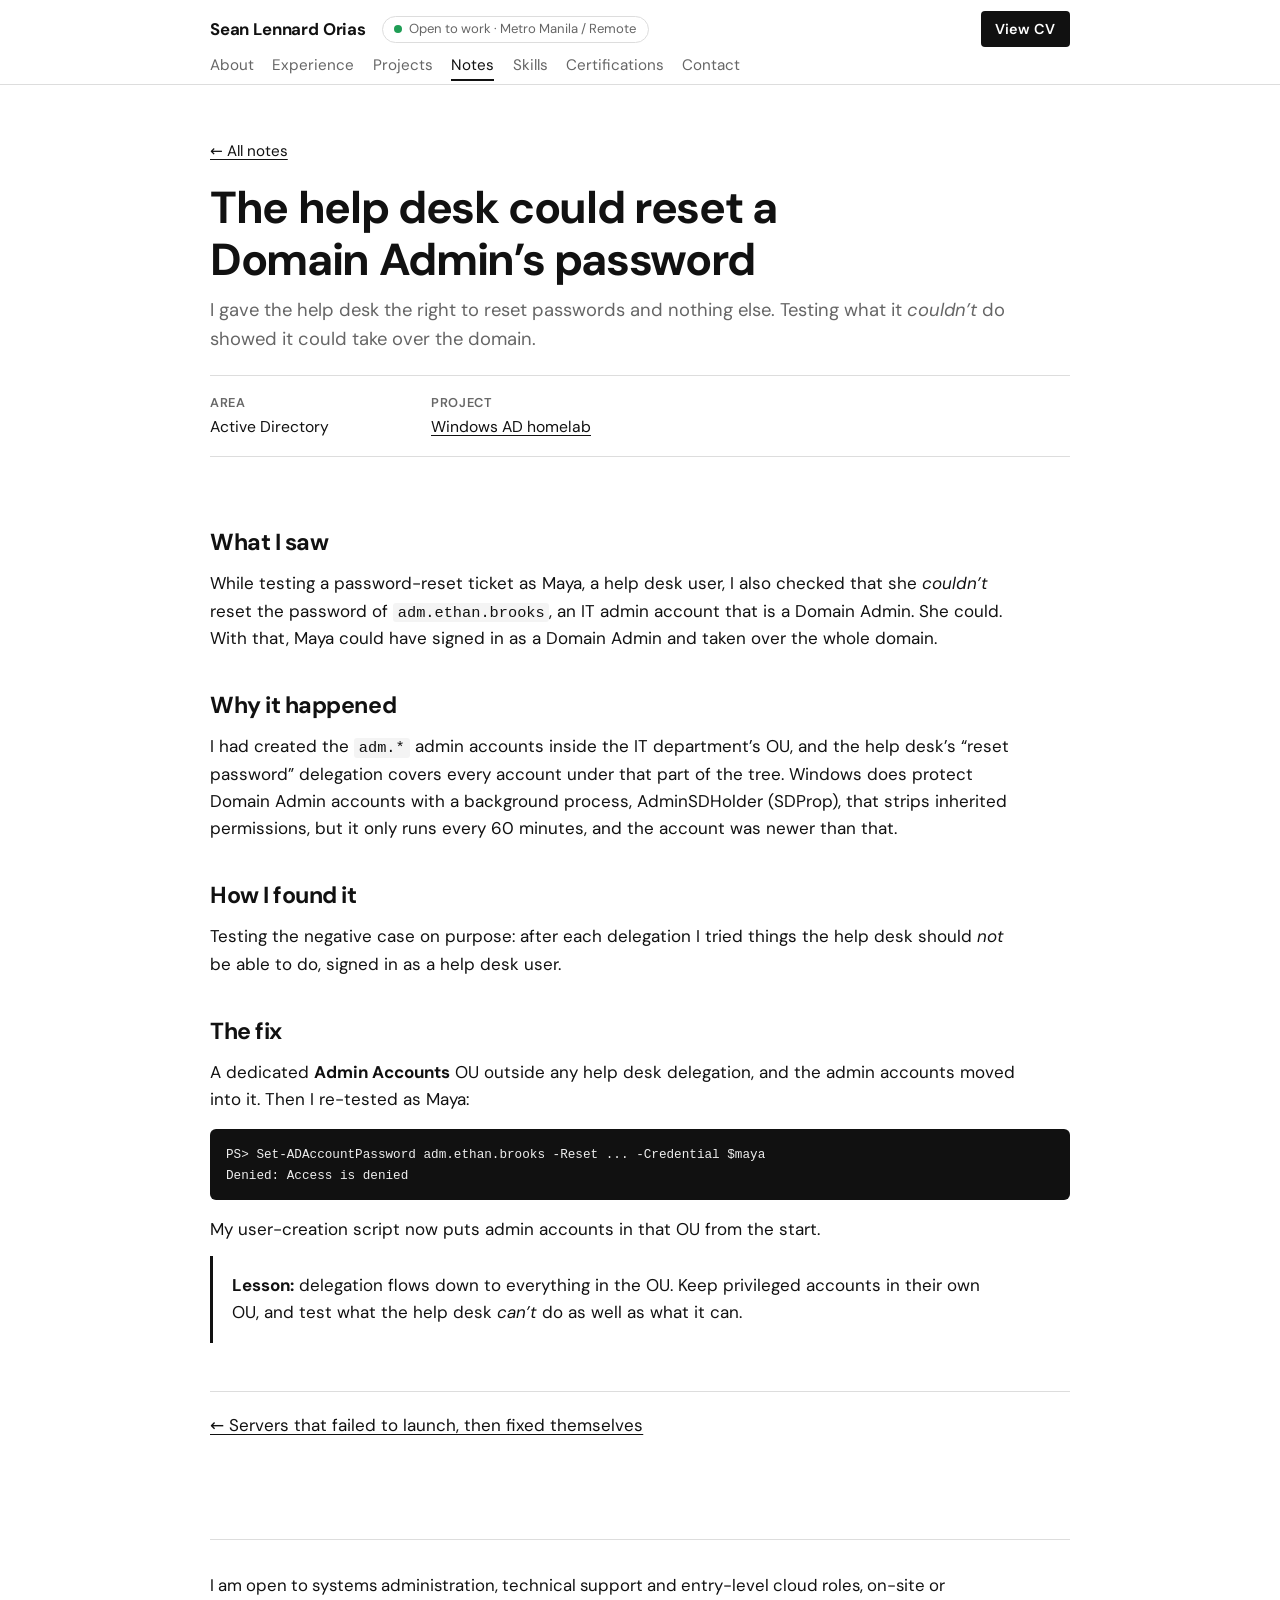
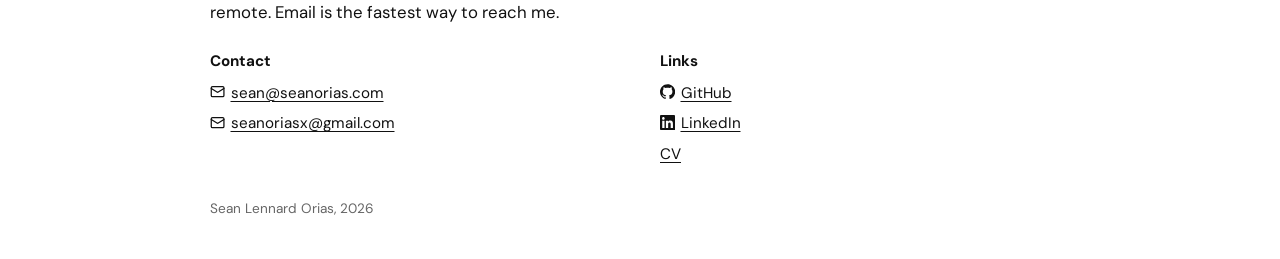
<file: notes/helpdesk-could-reset-domain-admin.html>
<!DOCTYPE html>
<html lang="en">
<head>
  <script>if (location.hostname.endsWith('github.io')) location.replace('https://seanorias.com' + location.pathname.replace(/^\/portfolio/, '') + location.search + location.hash);</script>
  <meta charset="UTF-8">
  <meta name="viewport" content="width=device-width, initial-scale=1.0">
  <title>The help desk could reset a Domain Admin&rsquo;s password | Sean Lennard Orias</title>
  <meta name="description" content="I gave the help desk the right to reset passwords and nothing else. Testing what it couldn&rsquo;t do showed it could take over the domain.">
  <meta name="author" content="Sean Lennard Orias">
  <meta name="theme-color" content="#ffffff">
  <link rel="icon" href="../assets/favicon.svg?v=2" type="image/svg+xml">
  <link rel="icon" href="../favicon.ico?v=2" sizes="48x48">
  <link rel="icon" href="../assets/favicon-192.png?v=2" type="image/png" sizes="192x192">
  <link rel="apple-touch-icon" href="../apple-touch-icon.png?v=2">
  <link rel="canonical" href="https://seanorias.com/notes/helpdesk-could-reset-domain-admin">
  <meta property="og:type" content="article">
  <meta property="og:title" content="The help desk could reset a Domain Admin&rsquo;s password | Sean Lennard Orias">
  <meta property="og:description" content="I gave the help desk the right to reset passwords and nothing else. Testing what it couldn&rsquo;t do showed it could take over the domain.">
  <meta property="og:image" content="https://seanorias.com/assets/img/og-card-pixel.png">
  <meta name="twitter:card" content="summary_large_image">
  <link rel="preload" href="../assets/fonts/dm-sans-latin-wght-normal.woff2" as="font" type="font/woff2" crossorigin>
  <link rel="preload" href="../assets/fonts/geist-pixel-square.woff2" as="font" type="font/woff2" crossorigin>
  <link rel="stylesheet" href="../css/fonts.css?v=5">
  <link rel="stylesheet" href="../css/tokens.css?v=5">
  <link rel="stylesheet" href="../css/base.css?v=5">
  <link rel="stylesheet" href="../css/layout.css?v=5">
  <link rel="stylesheet" href="../css/components.css?v=5">
  <link rel="stylesheet" href="../css/sections.css?v=5">
  <link rel="stylesheet" href="../css/pages.css?v=5">
  <link rel="stylesheet" href="../css/responsive.css?v=5">
</head>
<body>
  <a class="skip-link" href="#main-content">Skip to content</a>

  <header class="site-header">
    <div class="container nav-shell">
      <a class="brand" href="/">Sean Lennard Orias</a>
      <p class="status-pill"><span class="status-dot" aria-hidden="true"></span>Open to work &middot; Metro Manila / Remote</p>
      <nav aria-label="Primary">
        <ul class="nav-links">
          <li><a href="/#about">About</a></li>
          <li><a href="/#experience">Experience</a></li>
          <li><a href="/#projects">Projects</a></li>
          <li><a href="/#notes" aria-current="page">Notes</a></li>
          <li><a href="/#skills">Skills</a></li>
          <li><a href="/#certifications">Certifications</a></li>
          <li><a href="/#contact">Contact</a></li>
        </ul>
      </nav>
      <a href="../assets/Sean_Lennard_Orias_CV.pdf" class="btn btn-primary btn-small nav-cta" data-viewer="CV, Sean Lennard Orias" data-preview="../assets/img/viewer/cv.webp">View CV</a>
    </div>
  </header>

  <main id="main-content">
    <section class="page-head">
      <div class="container">
        <a class="crumb" href="/#notes">&larr; All notes</a>
        <h1>The help desk could reset a Domain Admin&rsquo;s password</h1>
        <p class="page-lead">I gave the help desk the right to reset passwords and nothing else. Testing what it <em>couldn&rsquo;t</em> do showed it could take over the domain.</p>
        <dl class="glance"><div><dt>Area</dt><dd>Active Directory</dd></div><div><dt>Project</dt><dd><a href="../projects/windows-ad-homelab">Windows AD homelab</a></dd></div></dl>
        
      </div>
    </section>    <section class="prose-wrap" style="padding-top:0.5rem">
      <div class="container prose">
        
        <h2>What I saw</h2>
        <p>While testing a password-reset ticket as Maya, a help desk user, I also checked that she <em>couldn&rsquo;t</em> reset the password of <code>adm.ethan.brooks</code>, an IT admin account that is a Domain Admin. She could. With that, Maya could have signed in as a Domain Admin and taken over the whole domain.</p>
        
        <h2>Why it happened</h2>
        <p>I had created the <code>adm.*</code> admin accounts inside the IT department&rsquo;s OU, and the help desk&rsquo;s &ldquo;reset password&rdquo; delegation covers every account under that part of the tree. Windows does protect Domain Admin accounts with a background process, AdminSDHolder (SDProp), that strips inherited permissions, but it only runs every 60 minutes, and the account was newer than that.</p>
        <h2>How I found it</h2>
        <p>Testing the negative case on purpose: after each delegation I tried things the help desk should <em>not</em> be able to do, signed in as a help desk user.</p>
        <h2>The fix</h2>
        <p>A dedicated <strong>Admin Accounts</strong> OU outside any help desk delegation, and the admin accounts moved into it. Then I re-tested as Maya:</p><pre><code>PS&gt; Set-ADAccountPassword adm.ethan.brooks -Reset ... -Credential $maya
Denied: Access is denied</code></pre><p>My user-creation script now puts admin accounts in that OU from the start.</p>
        <p class="callout"><strong>Lesson:</strong> delegation flows down to everything in the OU. Keep privileged accounts in their own OU, and test what the help desk <em>can&rsquo;t</em> do as well as what it can.</p>
        <nav class="next-up" aria-label="More"><a href="asg-launch-authentication-failure">&larr; Servers that failed to launch, then fixed themselves</a><span></span></nav>

      </div>
    </section>
  </main>

  <footer class="site-footer" id="contact">
    <div class="container footer-shell">
      <p class="footer-intro">I am open to systems administration, technical support and entry-level cloud roles, on-site or remote. Email is the fastest way to reach me.</p>
      <div class="footer-cols">
        <div>
          <h2 class="footer-head">Contact</h2>
          <ul class="footer-list">
            <li><a href="mailto:sean@seanorias.com"><svg class="icon" aria-hidden="true" focusable="false"><use href="../assets/icons.svg#email"/></svg>sean@seanorias.com</a></li>
            <li><a href="mailto:seanoriasx@gmail.com"><svg class="icon" aria-hidden="true" focusable="false"><use href="../assets/icons.svg#email"/></svg>seanoriasx@gmail.com</a></li>
          </ul>
        </div>
        <div>
          <h2 class="footer-head">Links</h2>
          <ul class="footer-list">
            <li><a href="https://github.com/deadnme" target="_blank" rel="noopener noreferrer"><svg class="icon" aria-hidden="true" focusable="false"><use href="../assets/icons.svg#github"/></svg>GitHub<span class="visually-hidden"> (opens in a new tab)</span></a></li>
            <li><a href="https://www.linkedin.com/in/sean-orias-67763924a/" target="_blank" rel="noopener noreferrer"><svg class="icon" aria-hidden="true" focusable="false"><use href="../assets/icons.svg#linkedin"/></svg>LinkedIn<span class="visually-hidden"> (opens in a new tab)</span></a></li>
            <li><a href="../assets/Sean_Lennard_Orias_CV.pdf" data-viewer="CV, Sean Lennard Orias" data-preview="../assets/img/viewer/cv.webp">CV</a></li>
          </ul>
        </div>
      </div>
      <p class="footer-meta">Sean Lennard Orias, <span id="footer-year"></span></p>
    </div>
  </footer>

  <script src="../js/nav.js?v=3" defer></script>
</body>
</html>
</file>
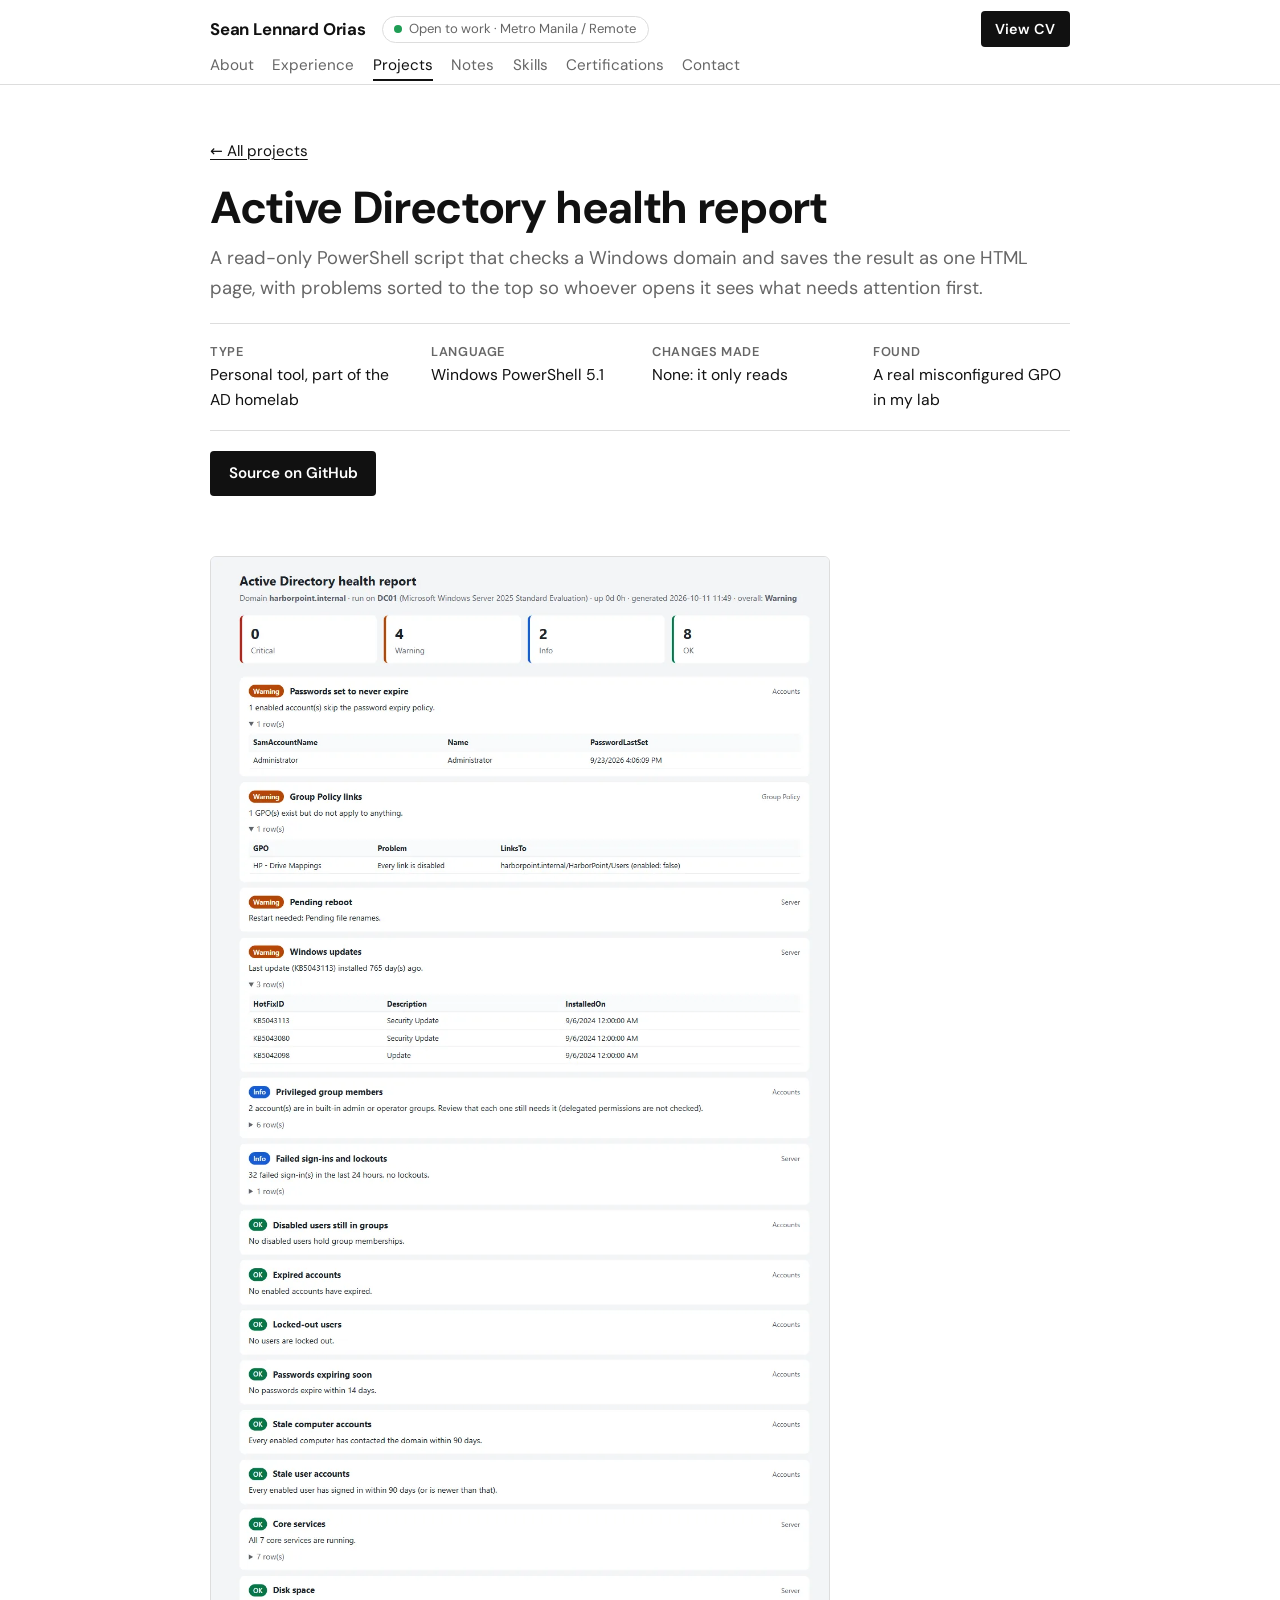
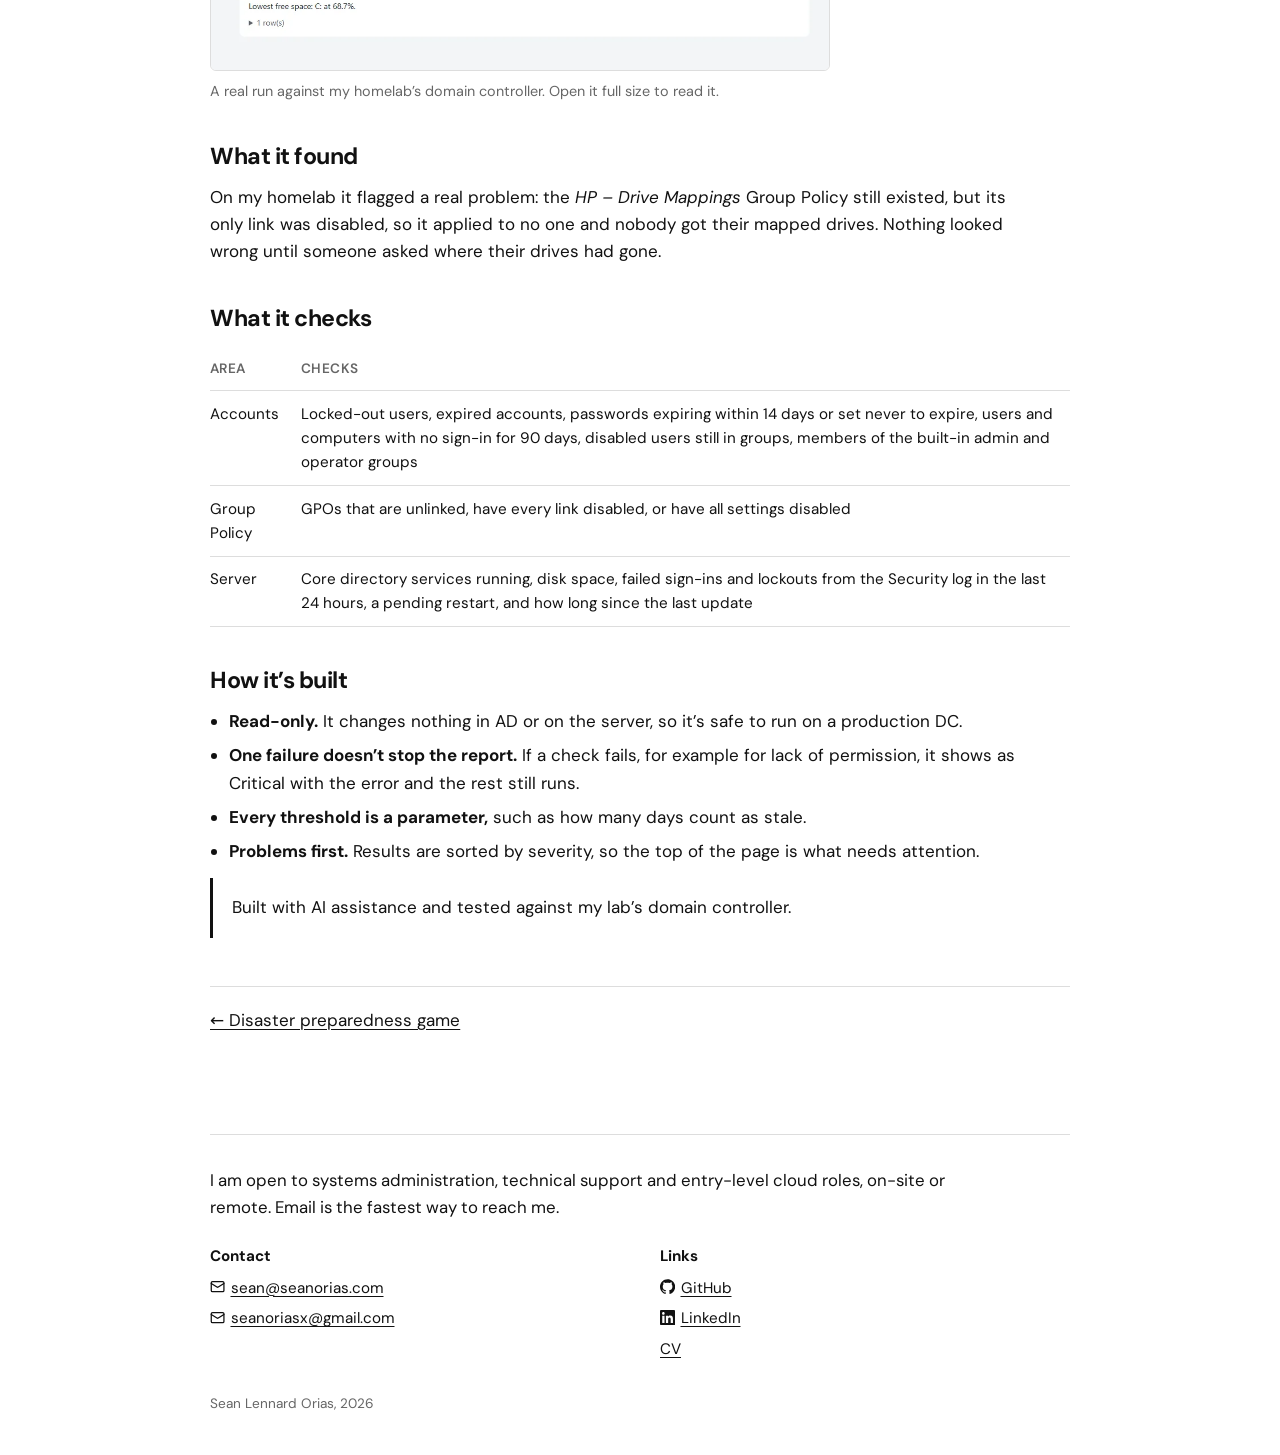
<file: projects/ad-health-report.html>
<!DOCTYPE html>
<html lang="en">
<head>
  <script>if (location.hostname.endsWith('github.io')) location.replace('https://seanorias.com' + location.pathname.replace(/^\/portfolio/, '') + location.search + location.hash);</script>
  <meta charset="UTF-8">
  <meta name="viewport" content="width=device-width, initial-scale=1.0">
  <title>Active Directory health report | Sean Lennard Orias</title>
  <meta name="description" content="A read-only PowerShell script that checks a Windows domain and writes one HTML report, problems first. It caught a disabled GPO link in my lab.">
  <meta name="author" content="Sean Lennard Orias">
  <meta name="theme-color" content="#ffffff">
  <link rel="icon" href="../assets/favicon.svg?v=2" type="image/svg+xml">
  <link rel="icon" href="../favicon.ico?v=2" sizes="48x48">
  <link rel="icon" href="../assets/favicon-192.png?v=2" type="image/png" sizes="192x192">
  <link rel="apple-touch-icon" href="../apple-touch-icon.png?v=2">
  <link rel="canonical" href="https://seanorias.com/projects/ad-health-report">
  <meta property="og:type" content="article">
  <meta property="og:title" content="Active Directory health report | Sean Lennard Orias">
  <meta property="og:description" content="A read-only PowerShell script that checks a Windows domain and writes one HTML report, problems first. It caught a disabled GPO link in my lab.">
  <meta property="og:image" content="https://seanorias.com/assets/img/og-card-pixel.png">
  <meta name="twitter:card" content="summary_large_image">
  <link rel="preload" href="../assets/fonts/dm-sans-latin-wght-normal.woff2" as="font" type="font/woff2" crossorigin>
  <link rel="preload" href="../assets/fonts/geist-pixel-square.woff2" as="font" type="font/woff2" crossorigin>
  <link rel="stylesheet" href="../css/fonts.css?v=5">
  <link rel="stylesheet" href="../css/tokens.css?v=5">
  <link rel="stylesheet" href="../css/base.css?v=5">
  <link rel="stylesheet" href="../css/layout.css?v=5">
  <link rel="stylesheet" href="../css/components.css?v=5">
  <link rel="stylesheet" href="../css/sections.css?v=5">
  <link rel="stylesheet" href="../css/pages.css?v=5">
  <link rel="stylesheet" href="../css/responsive.css?v=5">
</head>
<body>
  <a class="skip-link" href="#main-content">Skip to content</a>

  <header class="site-header">
    <div class="container nav-shell">
      <a class="brand" href="/">Sean Lennard Orias</a>
      <p class="status-pill"><span class="status-dot" aria-hidden="true"></span>Open to work &middot; Metro Manila / Remote</p>
      <nav aria-label="Primary">
        <ul class="nav-links">
          <li><a href="/#about">About</a></li>
          <li><a href="/#experience">Experience</a></li>
          <li><a href="/#projects" aria-current="page">Projects</a></li>
          <li><a href="/#notes">Notes</a></li>
          <li><a href="/#skills">Skills</a></li>
          <li><a href="/#certifications">Certifications</a></li>
          <li><a href="/#contact">Contact</a></li>
        </ul>
      </nav>
      <a href="../assets/Sean_Lennard_Orias_CV.pdf" class="btn btn-primary btn-small nav-cta" data-viewer="CV, Sean Lennard Orias" data-preview="../assets/img/viewer/cv.webp">View CV</a>
    </div>
  </header>

  <main id="main-content">
    <section class="page-head">
      <div class="container">
        <a class="crumb" href="/#projects">&larr; All projects</a>
        <h1>Active Directory health report</h1>
        <p class="page-lead">A read-only PowerShell script that checks a Windows domain and saves the result as one HTML page, with problems sorted to the top so whoever opens it sees what needs attention first.</p>
        <dl class="glance"><div><dt>Type</dt><dd>Personal tool, part of the AD homelab</dd></div><div><dt>Language</dt><dd>Windows PowerShell 5.1</dd></div><div><dt>Changes made</dt><dd>None: it only reads</dd></div><div><dt>Found</dt><dd>A real misconfigured GPO in my lab</dd></div></dl>
        <div class="page-links"><a class="btn btn-primary" href="https://github.com/deadnme/windows-ad-homelab/tree/main/health-report" target="_blank" rel="noopener noreferrer">Source on GitHub<span class="visually-hidden"> (opens in a new tab)</span></a></div>
      </div>
    </section>    <section class="prose-wrap" style="padding-top:0.5rem">
      <div class="container prose">
        
        <figure class="figure figure--tall">
          <a href="../assets/img/health/report.webp" target="_blank" rel="noopener noreferrer"><img src="../assets/img/health/report.webp" alt="Sample AD health report" width="1085" height="1953" loading="lazy"></a>
          <figcaption>A real run against my homelab&rsquo;s domain controller. Open it full size to read it.</figcaption>
        </figure>

        <h2>What it found</h2>
        <p>On my homelab it flagged a real problem: the <em>HP &ndash; Drive Mappings</em> Group Policy still existed, but its only link was disabled, so it applied to no one and nobody got their mapped drives. Nothing looked wrong until someone asked where their drives had gone.</p>

        <h2>What it checks</h2>
        <table class="fix-table"><thead><tr><th scope="col">Area</th><th scope="col">Checks</th></tr></thead><tbody><tr><td data-label="Area">Accounts</td><td data-label="Checks">Locked-out users, expired accounts, passwords expiring within 14 days or set never to expire, users and computers with no sign-in for 90 days, disabled users still in groups, members of the built-in admin and operator groups</td></tr><tr><td data-label="Area">Group Policy</td><td data-label="Checks">GPOs that are unlinked, have every link disabled, or have all settings disabled</td></tr><tr><td data-label="Area">Server</td><td data-label="Checks">Core directory services running, disk space, failed sign-ins and lockouts from the Security log in the last 24 hours, a pending restart, and how long since the last update</td></tr></tbody></table>

        <h2>How it&rsquo;s built</h2>
        <ul>
          <li><strong>Read-only.</strong> It changes nothing in AD or on the server, so it&rsquo;s safe to run on a production DC.</li>
          <li><strong>One failure doesn&rsquo;t stop the report.</strong> If a check fails, for example for lack of permission, it shows as Critical with the error and the rest still runs.</li>
          <li><strong>Every threshold is a parameter,</strong> such as how many days count as stale.</li>
          <li><strong>Problems first.</strong> Results are sorted by severity, so the top of the page is what needs attention.</li>
        </ul>

        <p class="callout">Built with AI assistance and tested against my lab&rsquo;s domain controller.</p>
        <nav class="next-up" aria-label="More"><a href="disaster-preparedness-game">&larr; Disaster preparedness game</a><span></span></nav>

      </div>
    </section>
  </main>

  <footer class="site-footer" id="contact">
    <div class="container footer-shell">
      <p class="footer-intro">I am open to systems administration, technical support and entry-level cloud roles, on-site or remote. Email is the fastest way to reach me.</p>
      <div class="footer-cols">
        <div>
          <h2 class="footer-head">Contact</h2>
          <ul class="footer-list">
            <li><a href="mailto:sean@seanorias.com"><svg class="icon" aria-hidden="true" focusable="false"><use href="../assets/icons.svg#email"/></svg>sean@seanorias.com</a></li>
            <li><a href="mailto:seanoriasx@gmail.com"><svg class="icon" aria-hidden="true" focusable="false"><use href="../assets/icons.svg#email"/></svg>seanoriasx@gmail.com</a></li>
          </ul>
        </div>
        <div>
          <h2 class="footer-head">Links</h2>
          <ul class="footer-list">
            <li><a href="https://github.com/deadnme" target="_blank" rel="noopener noreferrer"><svg class="icon" aria-hidden="true" focusable="false"><use href="../assets/icons.svg#github"/></svg>GitHub<span class="visually-hidden"> (opens in a new tab)</span></a></li>
            <li><a href="https://www.linkedin.com/in/sean-orias-67763924a/" target="_blank" rel="noopener noreferrer"><svg class="icon" aria-hidden="true" focusable="false"><use href="../assets/icons.svg#linkedin"/></svg>LinkedIn<span class="visually-hidden"> (opens in a new tab)</span></a></li>
            <li><a href="../assets/Sean_Lennard_Orias_CV.pdf" data-viewer="CV, Sean Lennard Orias" data-preview="../assets/img/viewer/cv.webp">CV</a></li>
          </ul>
        </div>
      </div>
      <p class="footer-meta">Sean Lennard Orias, <span id="footer-year"></span></p>
    </div>
  </footer>

  <script src="../js/nav.js?v=3" defer></script>
</body>
</html>
</file>
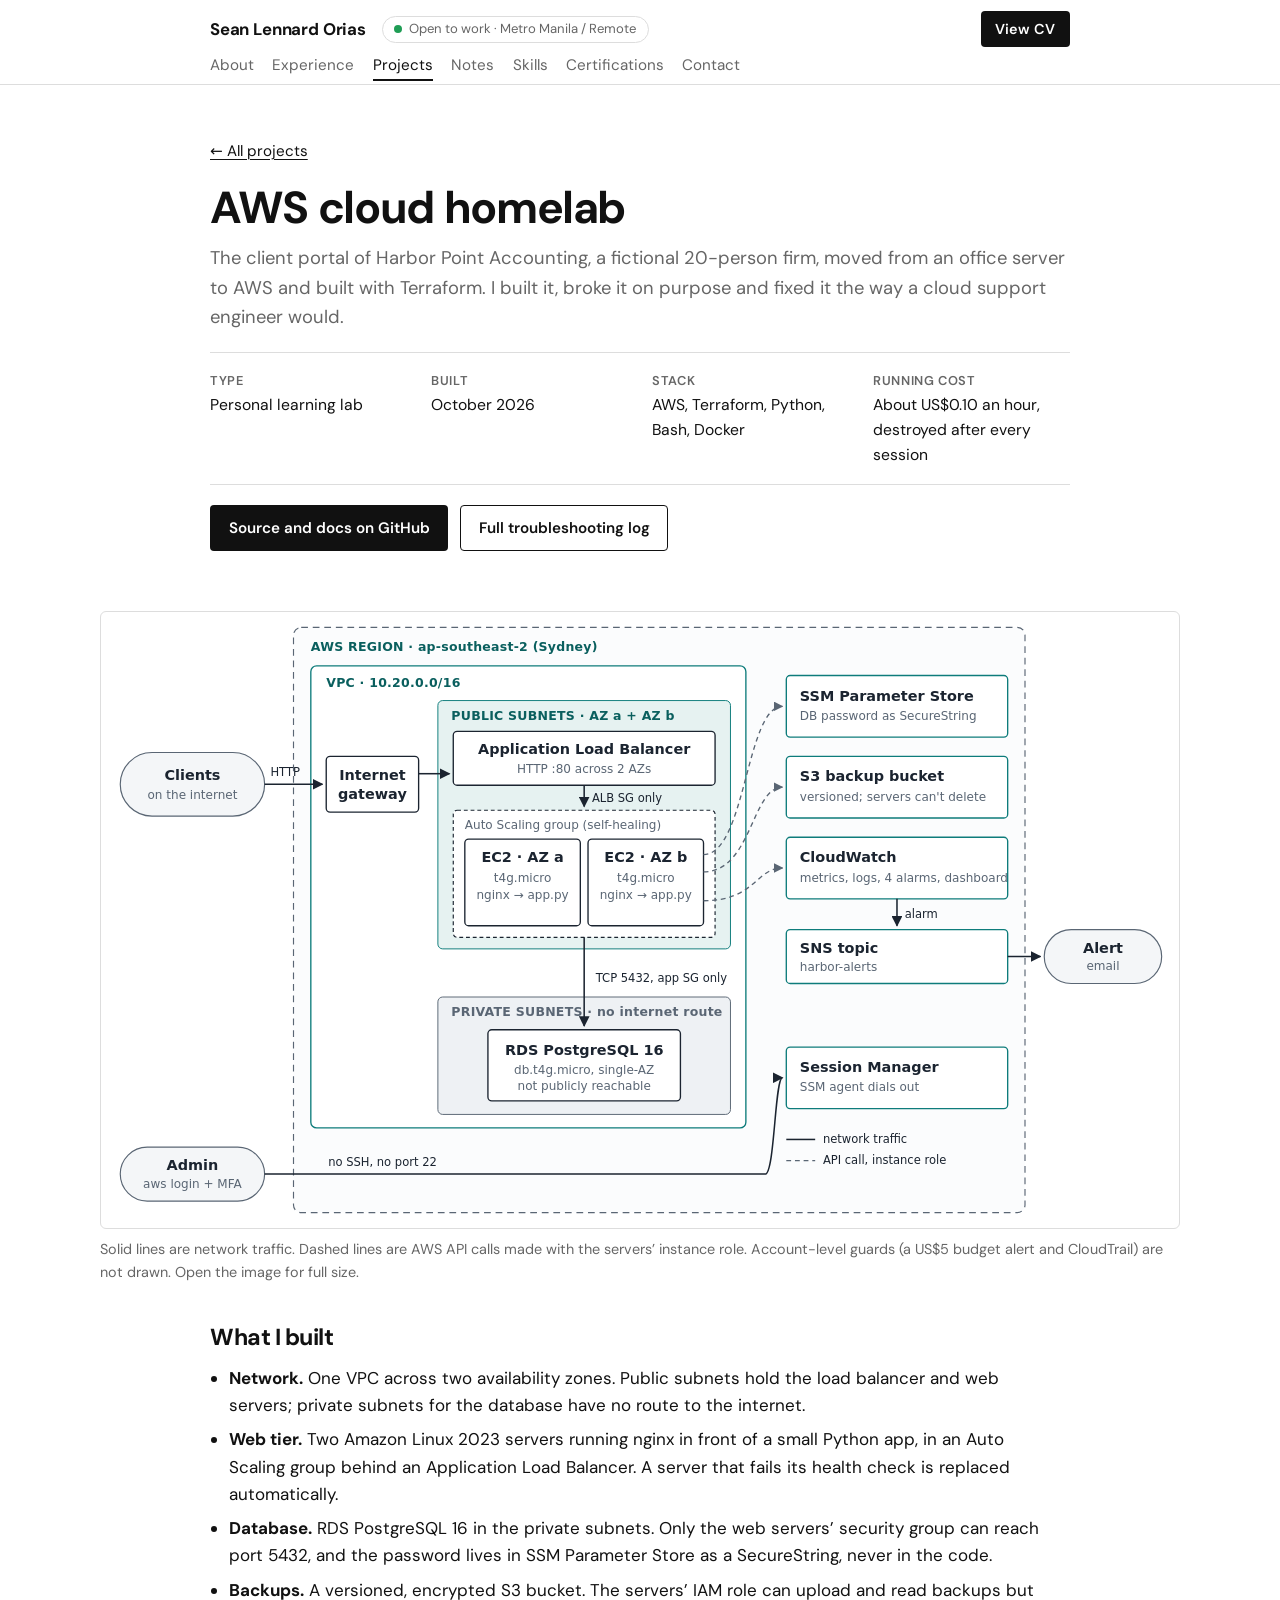
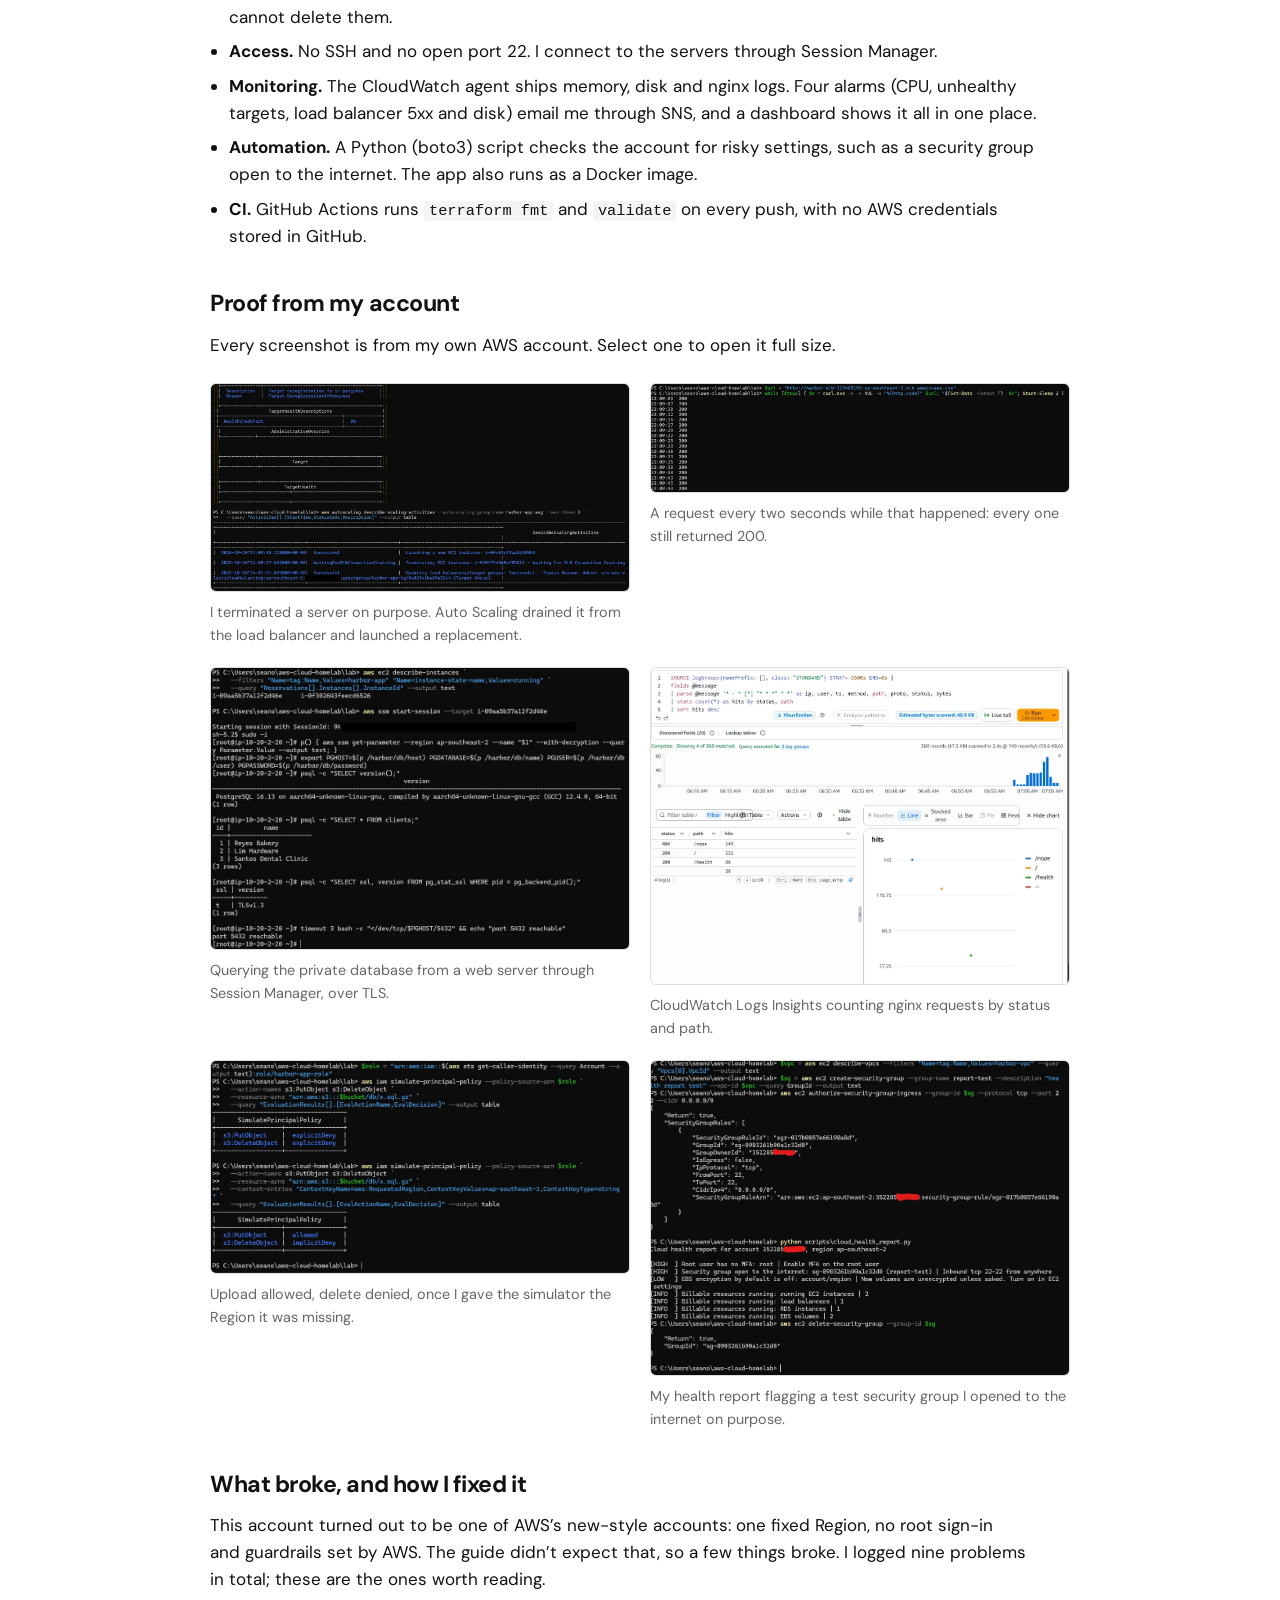
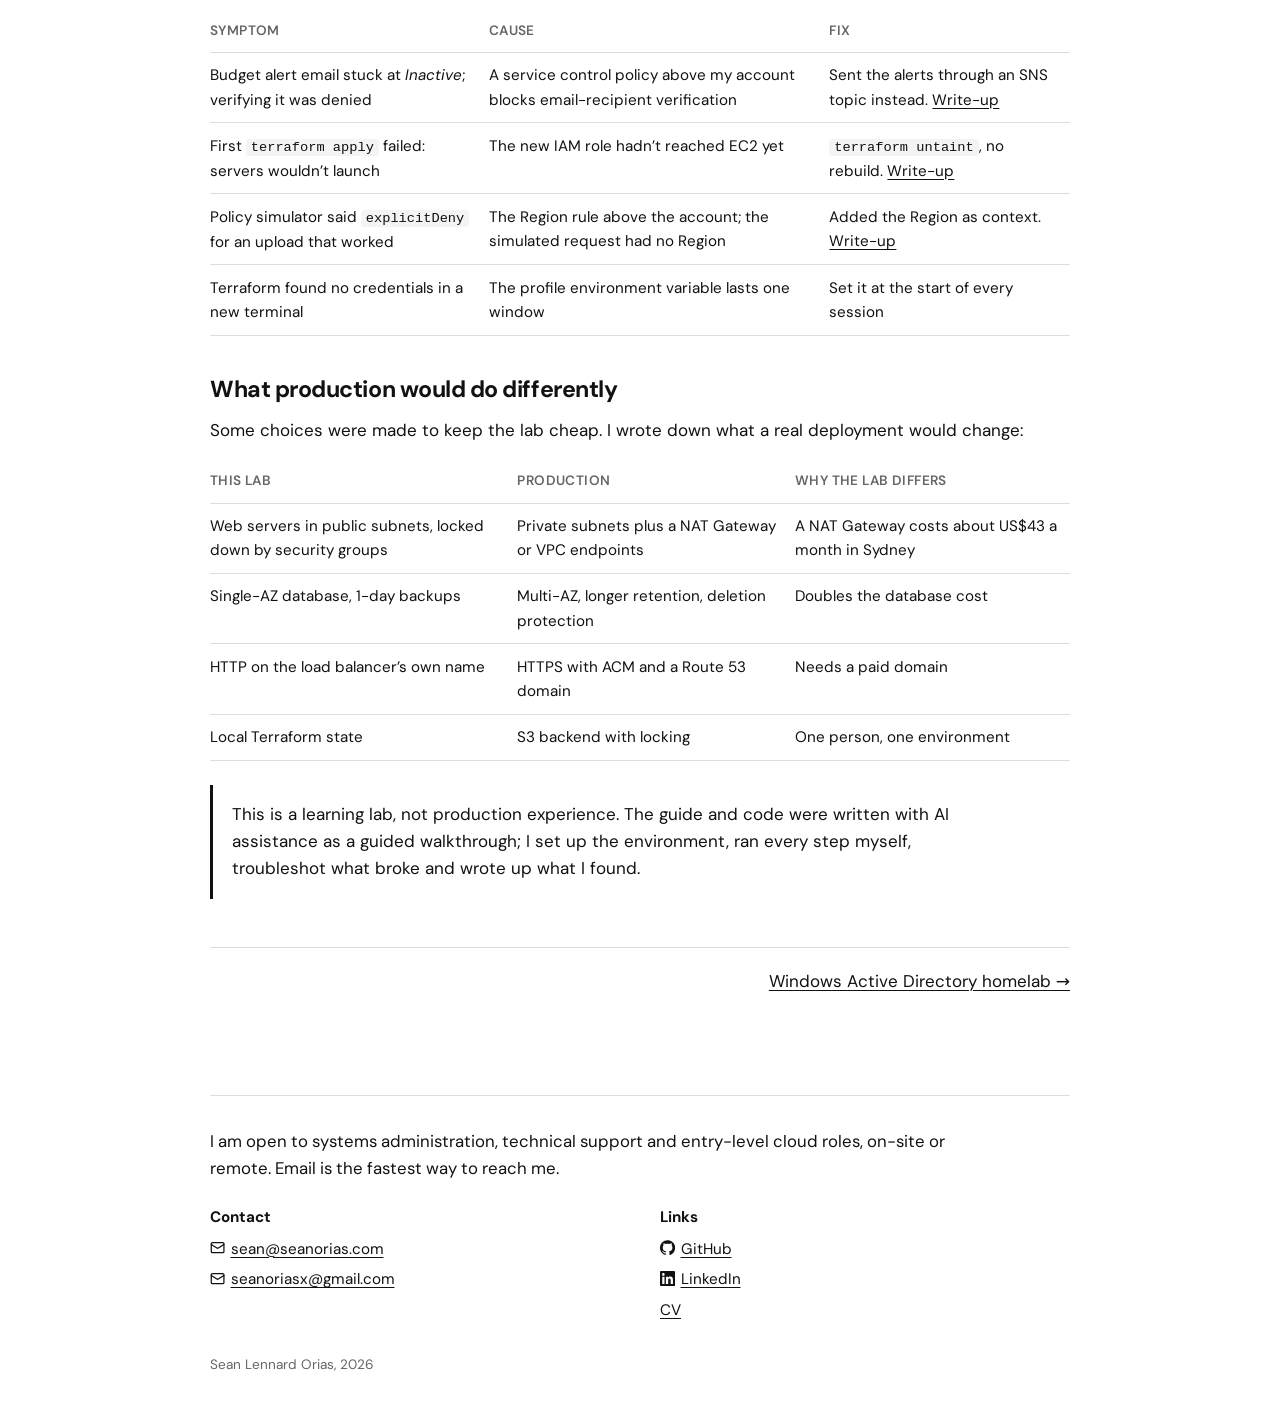
<file: projects/aws-cloud-homelab.html>
<!DOCTYPE html>
<html lang="en">
<head>
  <script>if (location.hostname.endsWith('github.io')) location.replace('https://seanorias.com' + location.pathname.replace(/^\/portfolio/, '') + location.search + location.hash);</script>
  <meta charset="UTF-8">
  <meta name="viewport" content="width=device-width, initial-scale=1.0">
  <title>AWS cloud homelab | Sean Lennard Orias</title>
  <meta name="description" content="A client portal on AWS built with Terraform: VPC across two AZs, load balancer and Auto Scaling, private RDS PostgreSQL, S3 backups, CloudWatch alarms. Screenshots and what broke.">
  <meta name="author" content="Sean Lennard Orias">
  <meta name="theme-color" content="#ffffff">
  <link rel="icon" href="../assets/favicon.svg?v=2" type="image/svg+xml">
  <link rel="icon" href="../favicon.ico?v=2" sizes="48x48">
  <link rel="icon" href="../assets/favicon-192.png?v=2" type="image/png" sizes="192x192">
  <link rel="apple-touch-icon" href="../apple-touch-icon.png?v=2">
  <link rel="canonical" href="https://seanorias.com/projects/aws-cloud-homelab">
  <meta property="og:type" content="article">
  <meta property="og:title" content="AWS cloud homelab | Sean Lennard Orias">
  <meta property="og:description" content="A client portal on AWS built with Terraform: VPC across two AZs, load balancer and Auto Scaling, private RDS PostgreSQL, S3 backups, CloudWatch alarms. Screenshots and what broke.">
  <meta property="og:image" content="https://seanorias.com/assets/img/og-card-pixel.png">
  <meta name="twitter:card" content="summary_large_image">
  <link rel="preload" href="../assets/fonts/dm-sans-latin-wght-normal.woff2" as="font" type="font/woff2" crossorigin>
  <link rel="preload" href="../assets/fonts/geist-pixel-square.woff2" as="font" type="font/woff2" crossorigin>
  <link rel="stylesheet" href="../css/fonts.css?v=5">
  <link rel="stylesheet" href="../css/tokens.css?v=5">
  <link rel="stylesheet" href="../css/base.css?v=5">
  <link rel="stylesheet" href="../css/layout.css?v=5">
  <link rel="stylesheet" href="../css/components.css?v=5">
  <link rel="stylesheet" href="../css/sections.css?v=5">
  <link rel="stylesheet" href="../css/pages.css?v=5">
  <link rel="stylesheet" href="../css/responsive.css?v=5">
</head>
<body>
  <a class="skip-link" href="#main-content">Skip to content</a>

  <header class="site-header">
    <div class="container nav-shell">
      <a class="brand" href="/">Sean Lennard Orias</a>
      <p class="status-pill"><span class="status-dot" aria-hidden="true"></span>Open to work &middot; Metro Manila / Remote</p>
      <nav aria-label="Primary">
        <ul class="nav-links">
          <li><a href="/#about">About</a></li>
          <li><a href="/#experience">Experience</a></li>
          <li><a href="/#projects" aria-current="page">Projects</a></li>
          <li><a href="/#notes">Notes</a></li>
          <li><a href="/#skills">Skills</a></li>
          <li><a href="/#certifications">Certifications</a></li>
          <li><a href="/#contact">Contact</a></li>
        </ul>
      </nav>
      <a href="../assets/Sean_Lennard_Orias_CV.pdf" class="btn btn-primary btn-small nav-cta" data-viewer="CV, Sean Lennard Orias" data-preview="../assets/img/viewer/cv.webp">View CV</a>
    </div>
  </header>

  <main id="main-content">
    <section class="page-head">
      <div class="container">
        <a class="crumb" href="/#projects">&larr; All projects</a>
        <h1>AWS cloud homelab</h1>
        <p class="page-lead">The client portal of Harbor Point Accounting, a fictional 20-person firm, moved from an office server to AWS and built with Terraform. I built it, broke it on purpose and fixed it the way a cloud support engineer would.</p>
        <dl class="glance"><div><dt>Type</dt><dd>Personal learning lab</dd></div><div><dt>Built</dt><dd>October 2026</dd></div><div><dt>Stack</dt><dd>AWS, Terraform, Python, Bash, Docker</dd></div><div><dt>Running cost</dt><dd>About US$0.10 an hour, destroyed after every session</dd></div></dl>
        <div class="page-links"><a class="btn btn-primary" href="https://github.com/deadnme/aws-cloud-homelab" target="_blank" rel="noopener noreferrer">Source and docs on GitHub<span class="visually-hidden"> (opens in a new tab)</span></a><a class="btn btn-secondary" href="https://github.com/deadnme/aws-cloud-homelab/blob/main/docs/11-troubleshooting-and-lessons.md" target="_blank" rel="noopener noreferrer">Full troubleshooting log<span class="visually-hidden"> (opens in a new tab)</span></a></div>
      </div>
    </section>    <section class="prose-wrap" style="padding-top:0.5rem">
      <div class="container prose">
        
        <figure class="figure figure--wide">
          <a href="../assets/img/aws/architecture.svg" target="_blank" rel="noopener noreferrer"><img src="../assets/img/aws/architecture.svg" alt="Architecture diagram of the AWS homelab" width="1120" height="640" loading="lazy"></a>
          <figcaption>Solid lines are network traffic. Dashed lines are AWS API calls made with the servers&rsquo; instance role. Account-level guards (a US$5 budget alert and CloudTrail) are not drawn. Open the image for full size.</figcaption>
        </figure>

        <h2>What I built</h2>
        <ul>
          <li><strong>Network.</strong> One VPC across two availability zones. Public subnets hold the load balancer and web servers; private subnets for the database have no route to the internet.</li>
          <li><strong>Web tier.</strong> Two Amazon Linux 2023 servers running nginx in front of a small Python app, in an Auto Scaling group behind an Application Load Balancer. A server that fails its health check is replaced automatically.</li>
          <li><strong>Database.</strong> RDS PostgreSQL 16 in the private subnets. Only the web servers&rsquo; security group can reach port 5432, and the password lives in SSM Parameter Store as a SecureString, never in the code.</li>
          <li><strong>Backups.</strong> A versioned, encrypted S3 bucket. The servers&rsquo; IAM role can upload and read backups but cannot delete them.</li>
          <li><strong>Access.</strong> No SSH and no open port 22. I connect to the servers through Session Manager.</li>
          <li><strong>Monitoring.</strong> The CloudWatch agent ships memory, disk and nginx logs. Four alarms (CPU, unhealthy targets, load balancer 5xx and disk) email me through SNS, and a dashboard shows it all in one place.</li>
          <li><strong>Automation.</strong> A Python (boto3) script checks the account for risky settings, such as a security group open to the internet. The app also runs as a Docker image.</li>
          <li><strong>CI.</strong> GitHub Actions runs <code>terraform fmt</code> and <code>validate</code> on every push, with no AWS credentials stored in GitHub.</li>
        </ul>

        <h2>Proof from my account</h2>
        <p>Every screenshot is from my own AWS account. Select one to open it full size.</p>
        <div class="gallery"><figure class="figure ">
          <a href="../assets/img/aws/05-scaling-activities.webp" target="_blank" rel="noopener noreferrer"><img src="../assets/img/aws/05-scaling-activities.webp" alt="Auto Scaling activity history" loading="lazy"></a>
          <figcaption>I terminated a server on purpose. Auto Scaling drained it from the load balancer and launched a replacement.</figcaption>
        </figure><figure class="figure ">
          <a href="../assets/img/aws/05-watch-window-all-200.webp" target="_blank" rel="noopener noreferrer"><img src="../assets/img/aws/05-watch-window-all-200.webp" alt="A loop of HTTP requests all returning 200" loading="lazy"></a>
          <figcaption>A request every two seconds while that happened: every one still returned 200.</figcaption>
        </figure><figure class="figure ">
          <a href="../assets/img/aws/06-psql-from-app-server.webp" target="_blank" rel="noopener noreferrer"><img src="../assets/img/aws/06-psql-from-app-server.webp" alt="psql session from a web server" loading="lazy"></a>
          <figcaption>Querying the private database from a web server through Session Manager, over TLS.</figcaption>
        </figure><figure class="figure ">
          <a href="../assets/img/aws/08-logs-insights-stats.webp" target="_blank" rel="noopener noreferrer"><img src="../assets/img/aws/08-logs-insights-stats.webp" alt="CloudWatch Logs Insights query results" loading="lazy"></a>
          <figcaption>CloudWatch Logs Insights counting nginx requests by status and path.</figcaption>
        </figure><figure class="figure ">
          <a href="../assets/img/aws/07-policy-simulator.webp" target="_blank" rel="noopener noreferrer"><img src="../assets/img/aws/07-policy-simulator.webp" alt="IAM policy simulator output" loading="lazy"></a>
          <figcaption>Upload allowed, delete denied, once I gave the simulator the Region it was missing.</figcaption>
        </figure><figure class="figure ">
          <a href="../assets/img/aws/09-report-open-sg.webp" target="_blank" rel="noopener noreferrer"><img src="../assets/img/aws/09-report-open-sg.webp" alt="Cloud health report output" loading="lazy"></a>
          <figcaption>My health report flagging a test security group I opened to the internet on purpose.</figcaption>
        </figure></div>

        <h2>What broke, and how I fixed it</h2>
        <p>This account turned out to be one of AWS&rsquo;s new-style accounts: one fixed Region, no root sign-in and guardrails set by AWS. The guide didn&rsquo;t expect that, so a few things broke. I logged nine problems in total; these are the ones worth reading.</p>
        <table class="fix-table"><thead><tr><th scope="col">Symptom</th><th scope="col">Cause</th><th scope="col">Fix</th></tr></thead><tbody><tr><td data-label="Symptom">Budget alert email stuck at <em>Inactive</em>; verifying it was denied</td><td data-label="Cause">A service control policy above my account blocks email-recipient verification</td><td data-label="Fix">Sent the alerts through an SNS topic instead. <a href="../notes/budget-alerts-blocked-by-scp">Write-up</a></td></tr><tr><td data-label="Symptom">First <code>terraform apply</code> failed: servers wouldn&rsquo;t launch</td><td data-label="Cause">The new IAM role hadn&rsquo;t reached EC2 yet</td><td data-label="Fix"><code>terraform untaint</code>, no rebuild. <a href="../notes/asg-launch-authentication-failure">Write-up</a></td></tr><tr><td data-label="Symptom">Policy simulator said <code>explicitDeny</code> for an upload that worked</td><td data-label="Cause">The Region rule above the account; the simulated request had no Region</td><td data-label="Fix">Added the Region as context. <a href="../notes/explicit-deny-from-above">Write-up</a></td></tr><tr><td data-label="Symptom">Terraform found no credentials in a new terminal</td><td data-label="Cause">The profile environment variable lasts one window</td><td data-label="Fix">Set it at the start of every session</td></tr></tbody></table>

        <h2>What production would do differently</h2>
        <p>Some choices were made to keep the lab cheap. I wrote down what a real deployment would change:</p>
        <table class="fix-table"><thead><tr><th scope="col">This lab</th><th scope="col">Production</th><th scope="col">Why the lab differs</th></tr></thead><tbody><tr><td data-label="This lab">Web servers in public subnets, locked down by security groups</td><td data-label="Production">Private subnets plus a NAT Gateway or VPC endpoints</td><td data-label="Why the lab differs">A NAT Gateway costs about US$43 a month in Sydney</td></tr><tr><td data-label="This lab">Single-AZ database, 1-day backups</td><td data-label="Production">Multi-AZ, longer retention, deletion protection</td><td data-label="Why the lab differs">Doubles the database cost</td></tr><tr><td data-label="This lab">HTTP on the load balancer&rsquo;s own name</td><td data-label="Production">HTTPS with ACM and a Route 53 domain</td><td data-label="Why the lab differs">Needs a paid domain</td></tr><tr><td data-label="This lab">Local Terraform state</td><td data-label="Production">S3 backend with locking</td><td data-label="Why the lab differs">One person, one environment</td></tr></tbody></table>

        <p class="callout">This is a learning lab, not production experience. The guide and code were written with AI assistance as a guided walkthrough; I set up the environment, ran every step myself, troubleshot what broke and wrote up what I found.</p>
        <nav class="next-up" aria-label="More"><span></span><a href="windows-ad-homelab">Windows Active Directory homelab &rarr;</a></nav>

      </div>
    </section>
  </main>

  <footer class="site-footer" id="contact">
    <div class="container footer-shell">
      <p class="footer-intro">I am open to systems administration, technical support and entry-level cloud roles, on-site or remote. Email is the fastest way to reach me.</p>
      <div class="footer-cols">
        <div>
          <h2 class="footer-head">Contact</h2>
          <ul class="footer-list">
            <li><a href="mailto:sean@seanorias.com"><svg class="icon" aria-hidden="true" focusable="false"><use href="../assets/icons.svg#email"/></svg>sean@seanorias.com</a></li>
            <li><a href="mailto:seanoriasx@gmail.com"><svg class="icon" aria-hidden="true" focusable="false"><use href="../assets/icons.svg#email"/></svg>seanoriasx@gmail.com</a></li>
          </ul>
        </div>
        <div>
          <h2 class="footer-head">Links</h2>
          <ul class="footer-list">
            <li><a href="https://github.com/deadnme" target="_blank" rel="noopener noreferrer"><svg class="icon" aria-hidden="true" focusable="false"><use href="../assets/icons.svg#github"/></svg>GitHub<span class="visually-hidden"> (opens in a new tab)</span></a></li>
            <li><a href="https://www.linkedin.com/in/sean-orias-67763924a/" target="_blank" rel="noopener noreferrer"><svg class="icon" aria-hidden="true" focusable="false"><use href="../assets/icons.svg#linkedin"/></svg>LinkedIn<span class="visually-hidden"> (opens in a new tab)</span></a></li>
            <li><a href="../assets/Sean_Lennard_Orias_CV.pdf" data-viewer="CV, Sean Lennard Orias" data-preview="../assets/img/viewer/cv.webp">CV</a></li>
          </ul>
        </div>
      </div>
      <p class="footer-meta">Sean Lennard Orias, <span id="footer-year"></span></p>
    </div>
  </footer>

  <script src="../js/nav.js?v=3" defer></script>
</body>
</html>
</file>
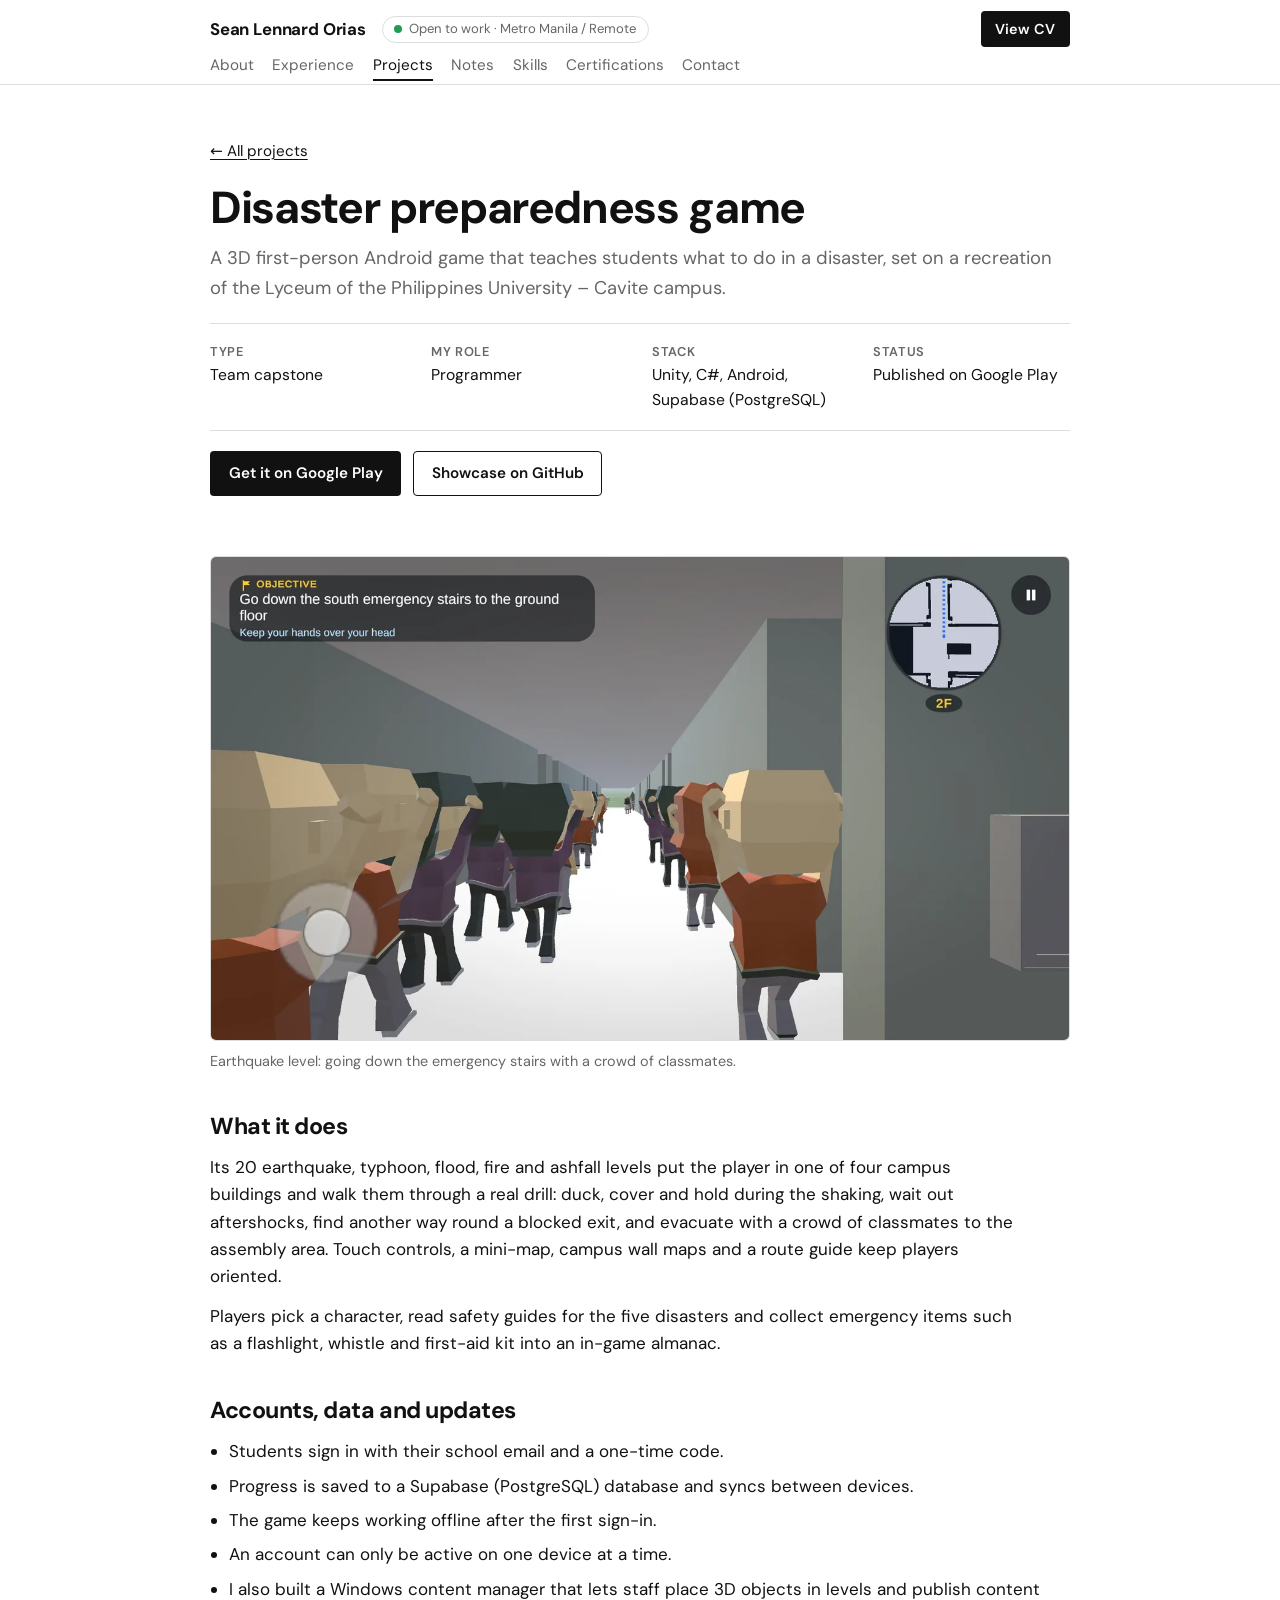
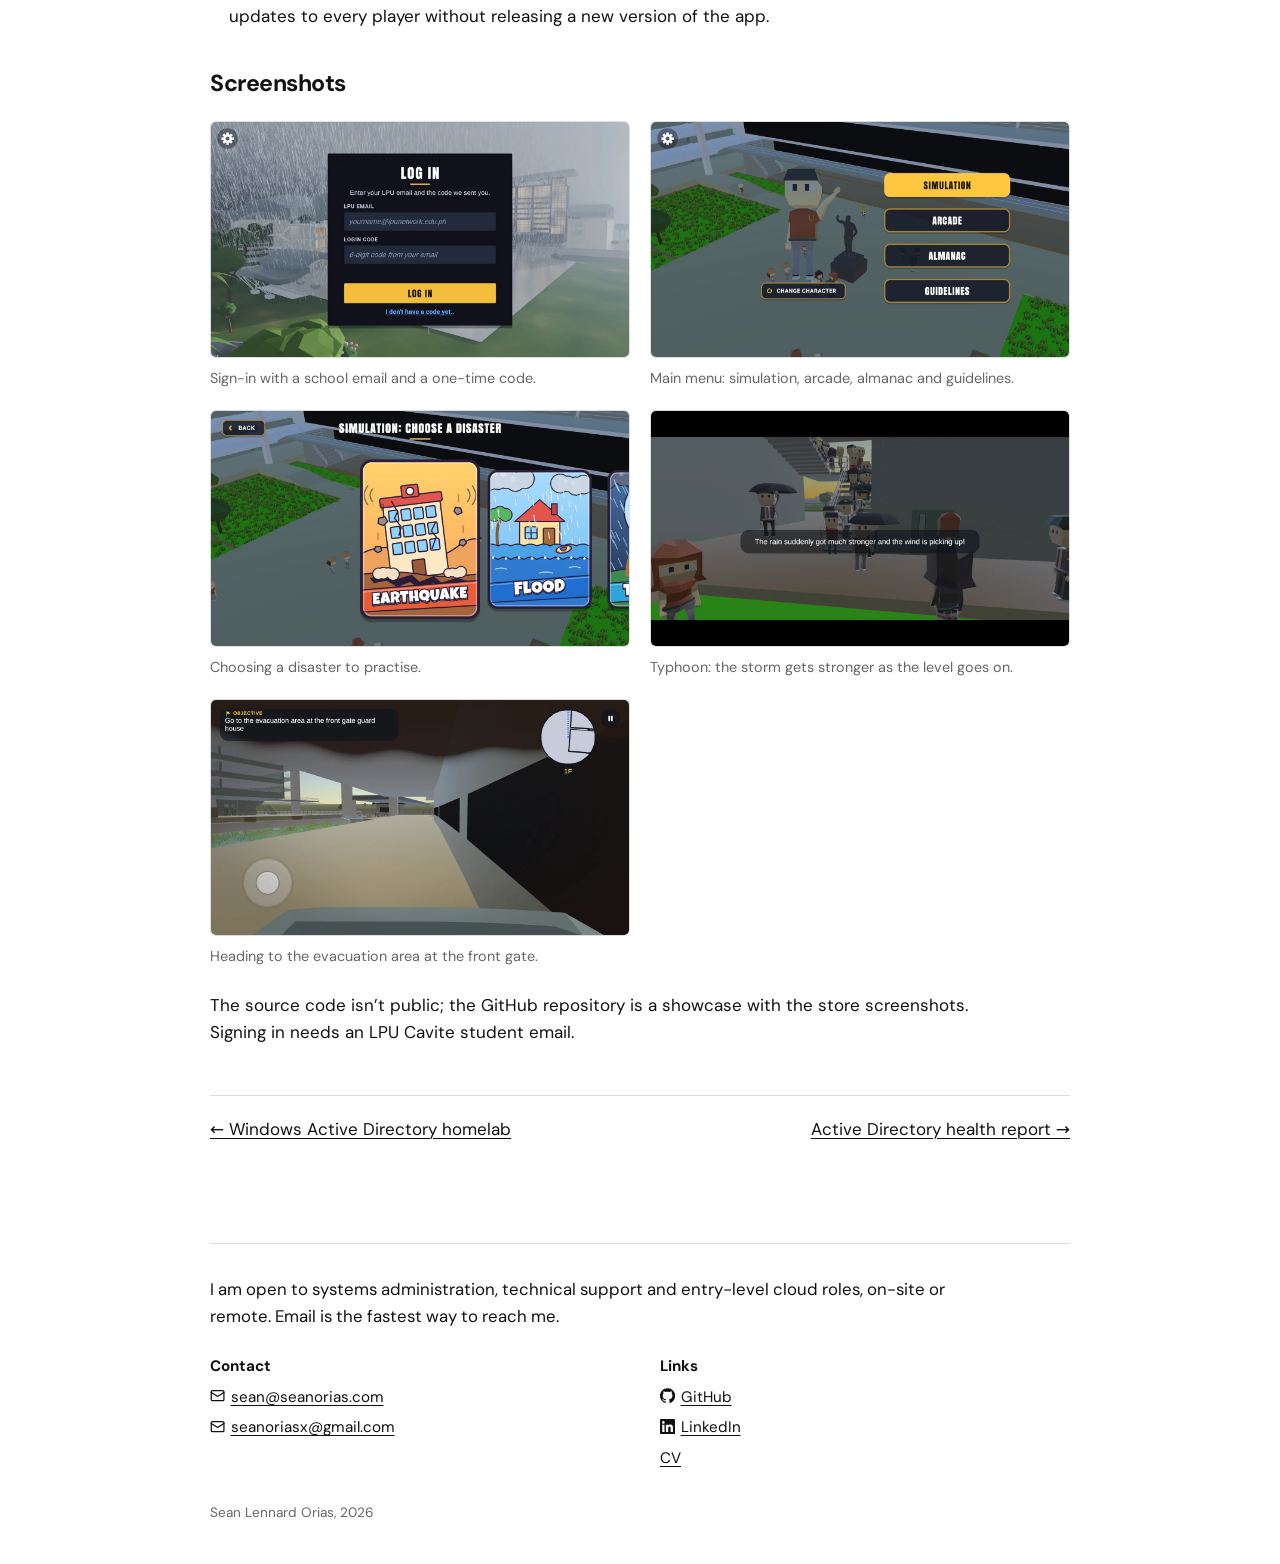
<file: projects/disaster-preparedness-game.html>
<!DOCTYPE html>
<html lang="en">
<head>
  <script>if (location.hostname.endsWith('github.io')) location.replace('https://seanorias.com' + location.pathname.replace(/^\/portfolio/, '') + location.search + location.hash);</script>
  <meta charset="UTF-8">
  <meta name="viewport" content="width=device-width, initial-scale=1.0">
  <title>Disaster preparedness game | Sean Lennard Orias</title>
  <meta name="description" content="BigOne, a team capstone: a 3D Android game on Google Play that walks LPU Cavite students through disaster drills on a recreation of our campus.">
  <meta name="author" content="Sean Lennard Orias">
  <meta name="theme-color" content="#ffffff">
  <link rel="icon" href="../assets/favicon.svg?v=2" type="image/svg+xml">
  <link rel="icon" href="../favicon.ico?v=2" sizes="48x48">
  <link rel="icon" href="../assets/favicon-192.png?v=2" type="image/png" sizes="192x192">
  <link rel="apple-touch-icon" href="../apple-touch-icon.png?v=2">
  <link rel="canonical" href="https://seanorias.com/projects/disaster-preparedness-game">
  <meta property="og:type" content="article">
  <meta property="og:title" content="Disaster preparedness game | Sean Lennard Orias">
  <meta property="og:description" content="BigOne, a team capstone: a 3D Android game on Google Play that walks LPU Cavite students through disaster drills on a recreation of our campus.">
  <meta property="og:image" content="https://seanorias.com/assets/img/og-card-pixel.png">
  <meta name="twitter:card" content="summary_large_image">
  <link rel="preload" href="../assets/fonts/dm-sans-latin-wght-normal.woff2" as="font" type="font/woff2" crossorigin>
  <link rel="preload" href="../assets/fonts/geist-pixel-square.woff2" as="font" type="font/woff2" crossorigin>
  <link rel="stylesheet" href="../css/fonts.css?v=5">
  <link rel="stylesheet" href="../css/tokens.css?v=5">
  <link rel="stylesheet" href="../css/base.css?v=5">
  <link rel="stylesheet" href="../css/layout.css?v=5">
  <link rel="stylesheet" href="../css/components.css?v=5">
  <link rel="stylesheet" href="../css/sections.css?v=5">
  <link rel="stylesheet" href="../css/pages.css?v=5">
  <link rel="stylesheet" href="../css/responsive.css?v=5">
</head>
<body>
  <a class="skip-link" href="#main-content">Skip to content</a>

  <header class="site-header">
    <div class="container nav-shell">
      <a class="brand" href="/">Sean Lennard Orias</a>
      <p class="status-pill"><span class="status-dot" aria-hidden="true"></span>Open to work &middot; Metro Manila / Remote</p>
      <nav aria-label="Primary">
        <ul class="nav-links">
          <li><a href="/#about">About</a></li>
          <li><a href="/#experience">Experience</a></li>
          <li><a href="/#projects" aria-current="page">Projects</a></li>
          <li><a href="/#notes">Notes</a></li>
          <li><a href="/#skills">Skills</a></li>
          <li><a href="/#certifications">Certifications</a></li>
          <li><a href="/#contact">Contact</a></li>
        </ul>
      </nav>
      <a href="../assets/Sean_Lennard_Orias_CV.pdf" class="btn btn-primary btn-small nav-cta" data-viewer="CV, Sean Lennard Orias" data-preview="../assets/img/viewer/cv.webp">View CV</a>
    </div>
  </header>

  <main id="main-content">
    <section class="page-head">
      <div class="container">
        <a class="crumb" href="/#projects">&larr; All projects</a>
        <h1>Disaster preparedness game</h1>
        <p class="page-lead">A 3D first-person Android game that teaches students what to do in a disaster, set on a recreation of the Lyceum of the Philippines University &ndash; Cavite campus.</p>
        <dl class="glance"><div><dt>Type</dt><dd>Team capstone</dd></div><div><dt>My role</dt><dd>Programmer</dd></div><div><dt>Stack</dt><dd>Unity, C#, Android, Supabase (PostgreSQL)</dd></div><div><dt>Status</dt><dd>Published on Google Play</dd></div></dl>
        <div class="page-links"><a class="btn btn-primary" href="https://play.google.com/store/apps/details?id=com.Monggi.Big_Wan" target="_blank" rel="noopener noreferrer">Get it on Google Play<span class="visually-hidden"> (opens in a new tab)</span></a><a class="btn btn-secondary" href="https://github.com/deadnme/bigone" target="_blank" rel="noopener noreferrer">Showcase on GitHub<span class="visually-hidden"> (opens in a new tab)</span></a></div>
      </div>
    </section>    <section class="prose-wrap" style="padding-top:0.5rem">
      <div class="container prose">
        
        <figure class="figure ">
          <a href="../assets/img/game/04-earthquake-evacuation.webp" target="_blank" rel="noopener noreferrer"><img src="../assets/img/game/04-earthquake-evacuation.webp" alt="Earthquake level: evacuating down the emergency stairs with classmates" loading="lazy"></a>
          <figcaption>Earthquake level: going down the emergency stairs with a crowd of classmates.</figcaption>
        </figure>

        <h2>What it does</h2>
        <p>Its 20 earthquake, typhoon, flood, fire and ashfall levels put the player in one of four campus buildings and walk them through a real drill: duck, cover and hold during the shaking, wait out aftershocks, find another way round a blocked exit, and evacuate with a crowd of classmates to the assembly area. Touch controls, a mini-map, campus wall maps and a route guide keep players oriented.</p>
        <p>Players pick a character, read safety guides for the five disasters and collect emergency items such as a flashlight, whistle and first-aid kit into an in-game almanac.</p>

        <h2>Accounts, data and updates</h2>
        <ul>
          <li>Students sign in with their school email and a one-time code.</li>
          <li>Progress is saved to a Supabase (PostgreSQL) database and syncs between devices.</li>
          <li>The game keeps working offline after the first sign-in.</li>
          <li>An account can only be active on one device at a time.</li>
          <li>I also built a Windows content manager that lets staff place 3D objects in levels and publish content updates to every player without releasing a new version of the app.</li>
        </ul>

        <h2>Screenshots</h2>
        <div class="gallery"><figure class="figure ">
          <a href="../assets/img/game/01-login.webp" target="_blank" rel="noopener noreferrer"><img src="../assets/img/game/01-login.webp" alt="Sign-in screen" loading="lazy"></a>
          <figcaption>Sign-in with a school email and a one-time code.</figcaption>
        </figure><figure class="figure ">
          <a href="../assets/img/game/02-main-menu.webp" target="_blank" rel="noopener noreferrer"><img src="../assets/img/game/02-main-menu.webp" alt="Main menu" loading="lazy"></a>
          <figcaption>Main menu: simulation, arcade, almanac and guidelines.</figcaption>
        </figure><figure class="figure ">
          <a href="../assets/img/game/03-choose-disaster.webp" target="_blank" rel="noopener noreferrer"><img src="../assets/img/game/03-choose-disaster.webp" alt="Choose a disaster screen" loading="lazy"></a>
          <figcaption>Choosing a disaster to practise.</figcaption>
        </figure><figure class="figure ">
          <a href="../assets/img/game/05-typhoon.webp" target="_blank" rel="noopener noreferrer"><img src="../assets/img/game/05-typhoon.webp" alt="Typhoon level" loading="lazy"></a>
          <figcaption>Typhoon: the storm gets stronger as the level goes on.</figcaption>
        </figure><figure class="figure ">
          <a href="../assets/img/game/08-assembly-area.webp" target="_blank" rel="noopener noreferrer"><img src="../assets/img/game/08-assembly-area.webp" alt="Heading to the evacuation area" loading="lazy"></a>
          <figcaption>Heading to the evacuation area at the front gate.</figcaption>
        </figure></div>

        <p>The source code isn&rsquo;t public; the GitHub repository is a showcase with the store screenshots. Signing in needs an LPU Cavite student email.</p>
        <nav class="next-up" aria-label="More"><a href="windows-ad-homelab">&larr; Windows Active Directory homelab</a><a href="ad-health-report">Active Directory health report &rarr;</a></nav>

      </div>
    </section>
  </main>

  <footer class="site-footer" id="contact">
    <div class="container footer-shell">
      <p class="footer-intro">I am open to systems administration, technical support and entry-level cloud roles, on-site or remote. Email is the fastest way to reach me.</p>
      <div class="footer-cols">
        <div>
          <h2 class="footer-head">Contact</h2>
          <ul class="footer-list">
            <li><a href="mailto:sean@seanorias.com"><svg class="icon" aria-hidden="true" focusable="false"><use href="../assets/icons.svg#email"/></svg>sean@seanorias.com</a></li>
            <li><a href="mailto:seanoriasx@gmail.com"><svg class="icon" aria-hidden="true" focusable="false"><use href="../assets/icons.svg#email"/></svg>seanoriasx@gmail.com</a></li>
          </ul>
        </div>
        <div>
          <h2 class="footer-head">Links</h2>
          <ul class="footer-list">
            <li><a href="https://github.com/deadnme" target="_blank" rel="noopener noreferrer"><svg class="icon" aria-hidden="true" focusable="false"><use href="../assets/icons.svg#github"/></svg>GitHub<span class="visually-hidden"> (opens in a new tab)</span></a></li>
            <li><a href="https://www.linkedin.com/in/sean-orias-67763924a/" target="_blank" rel="noopener noreferrer"><svg class="icon" aria-hidden="true" focusable="false"><use href="../assets/icons.svg#linkedin"/></svg>LinkedIn<span class="visually-hidden"> (opens in a new tab)</span></a></li>
            <li><a href="../assets/Sean_Lennard_Orias_CV.pdf" data-viewer="CV, Sean Lennard Orias" data-preview="../assets/img/viewer/cv.webp">CV</a></li>
          </ul>
        </div>
      </div>
      <p class="footer-meta">Sean Lennard Orias, <span id="footer-year"></span></p>
    </div>
  </footer>

  <script src="../js/nav.js?v=3" defer></script>
</body>
</html>
</file>
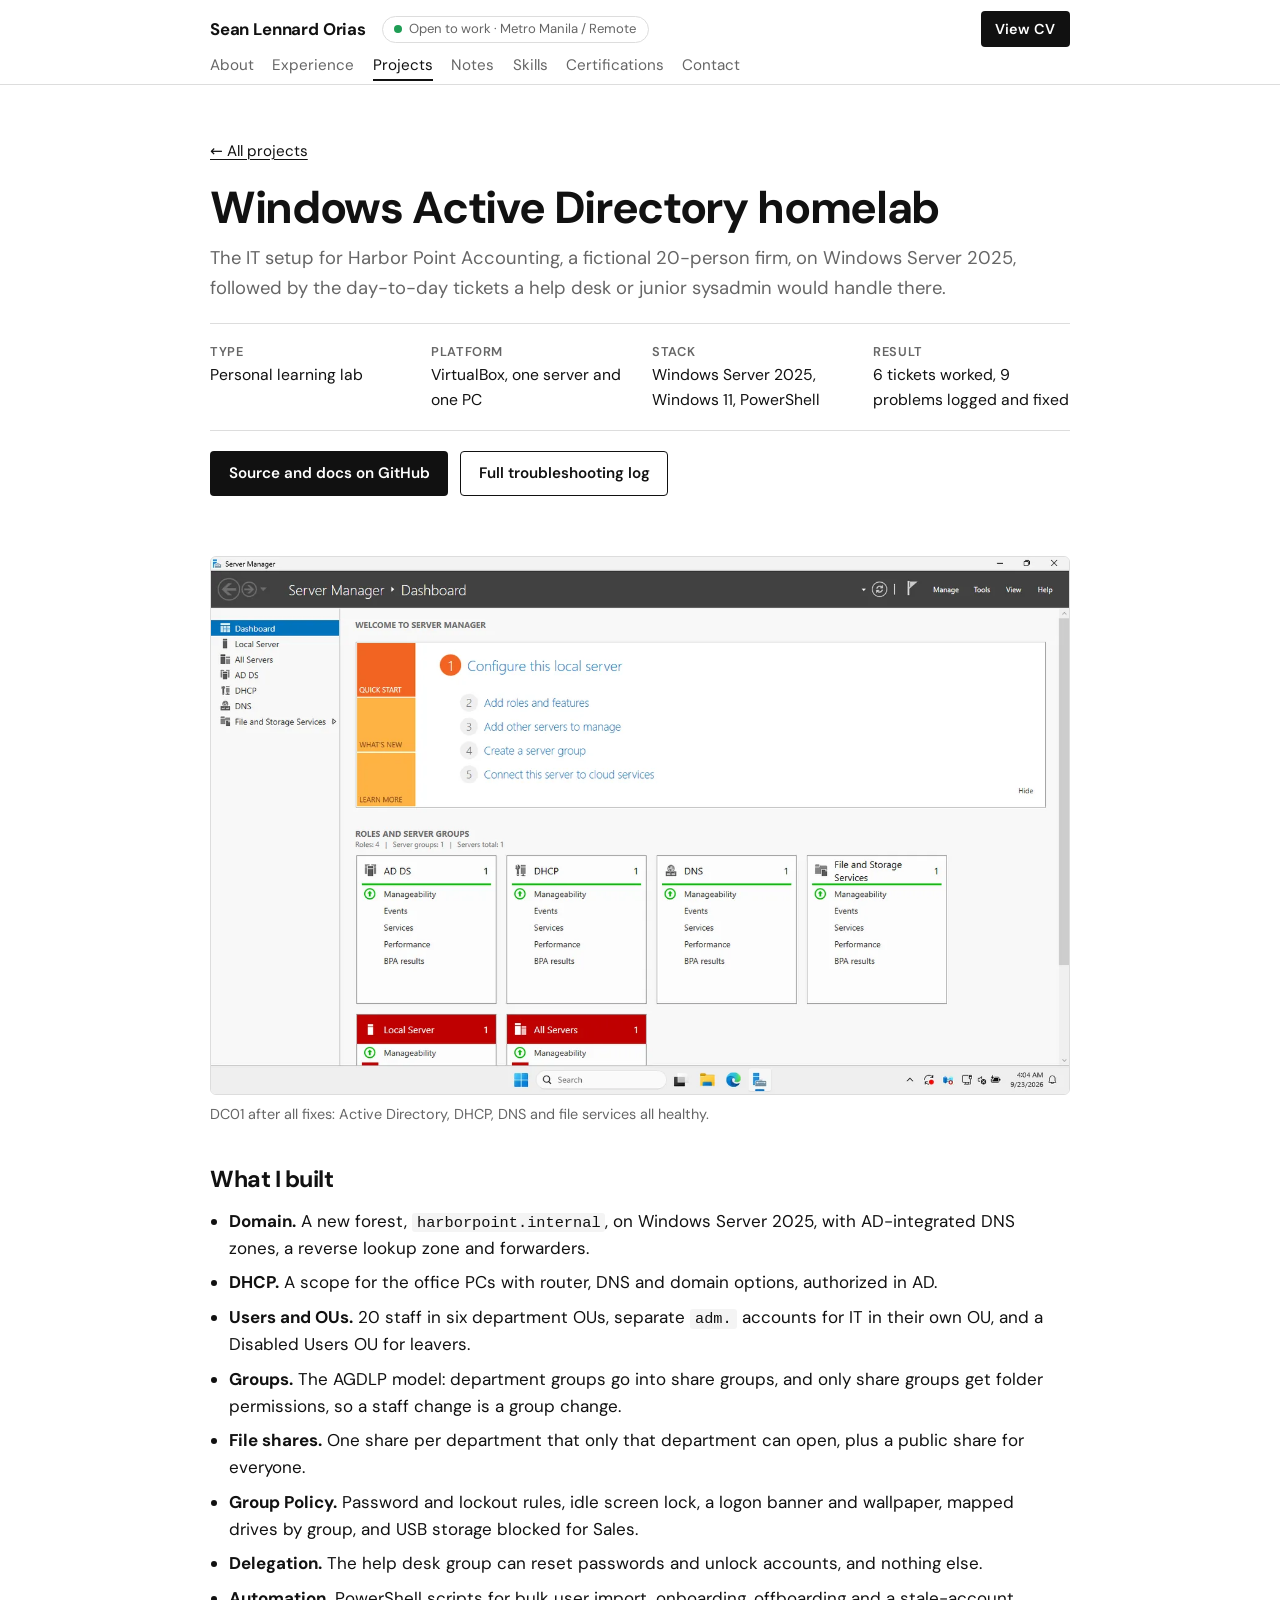
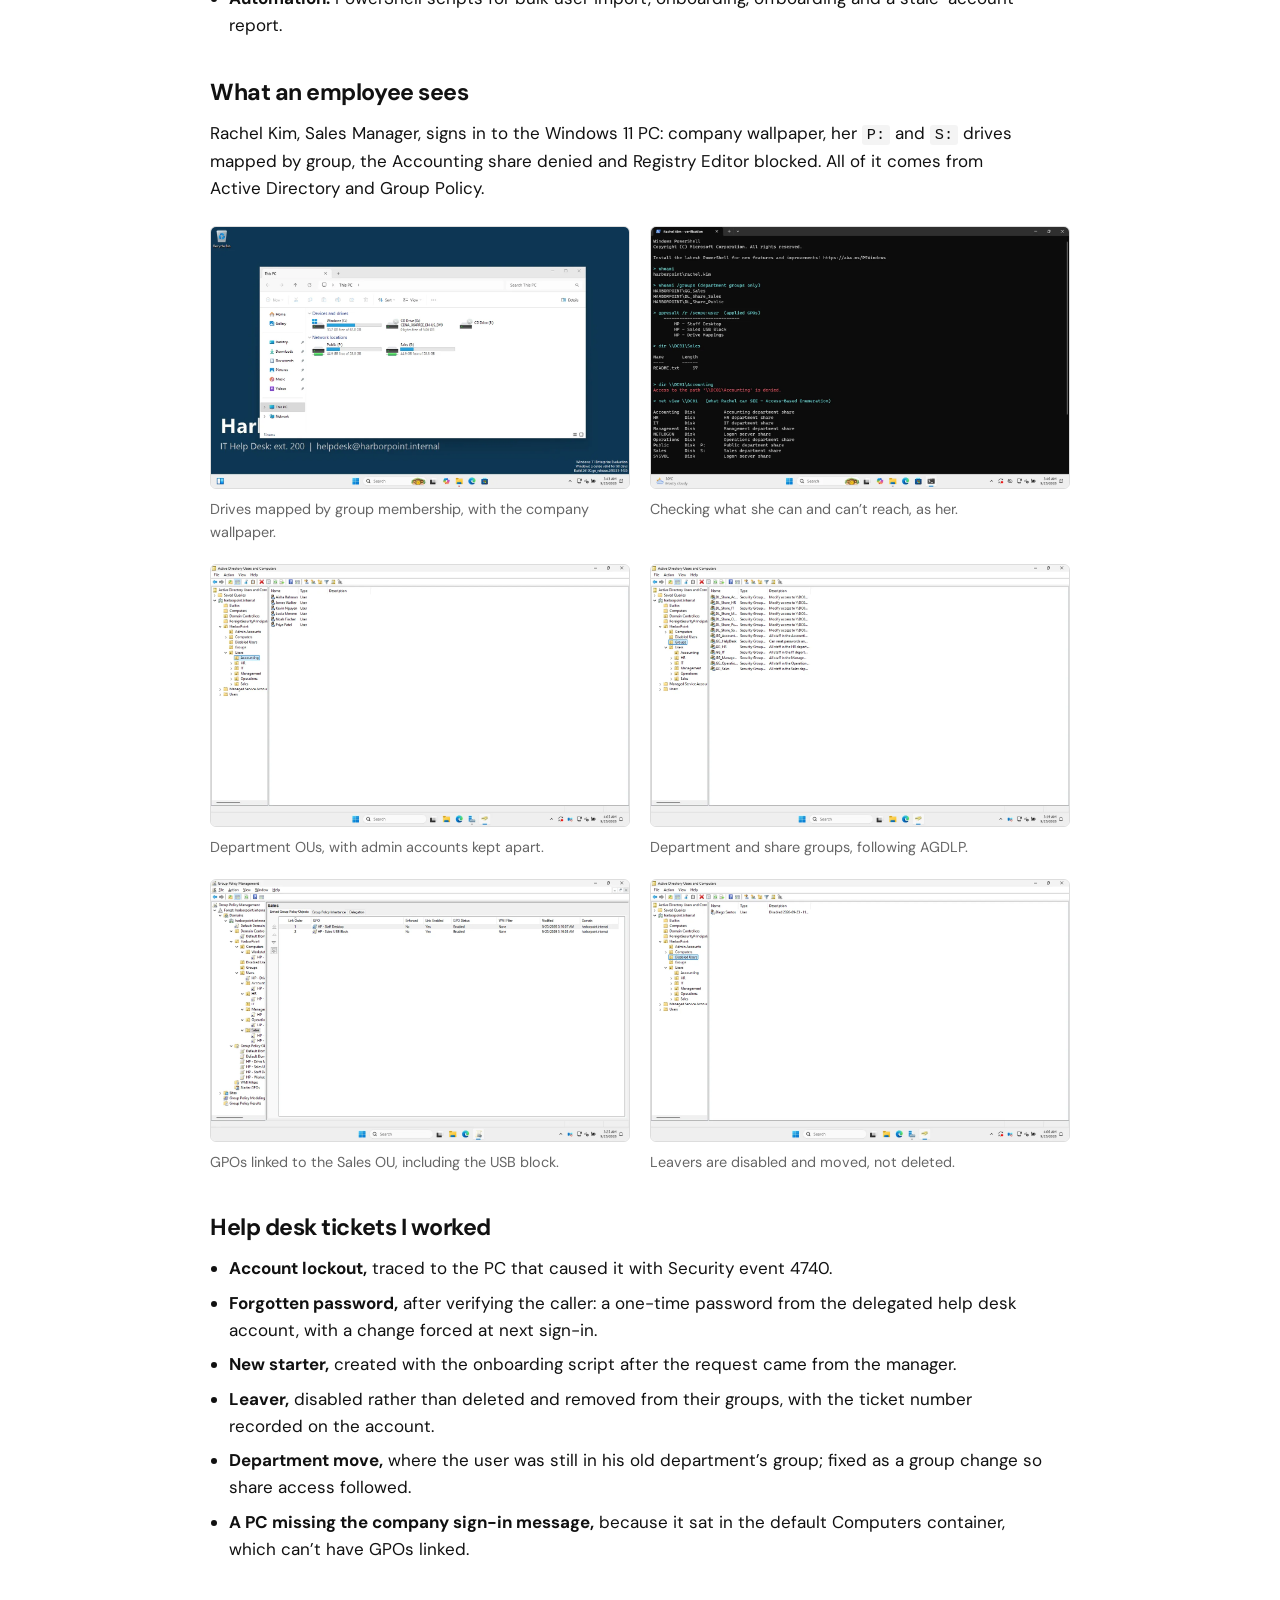
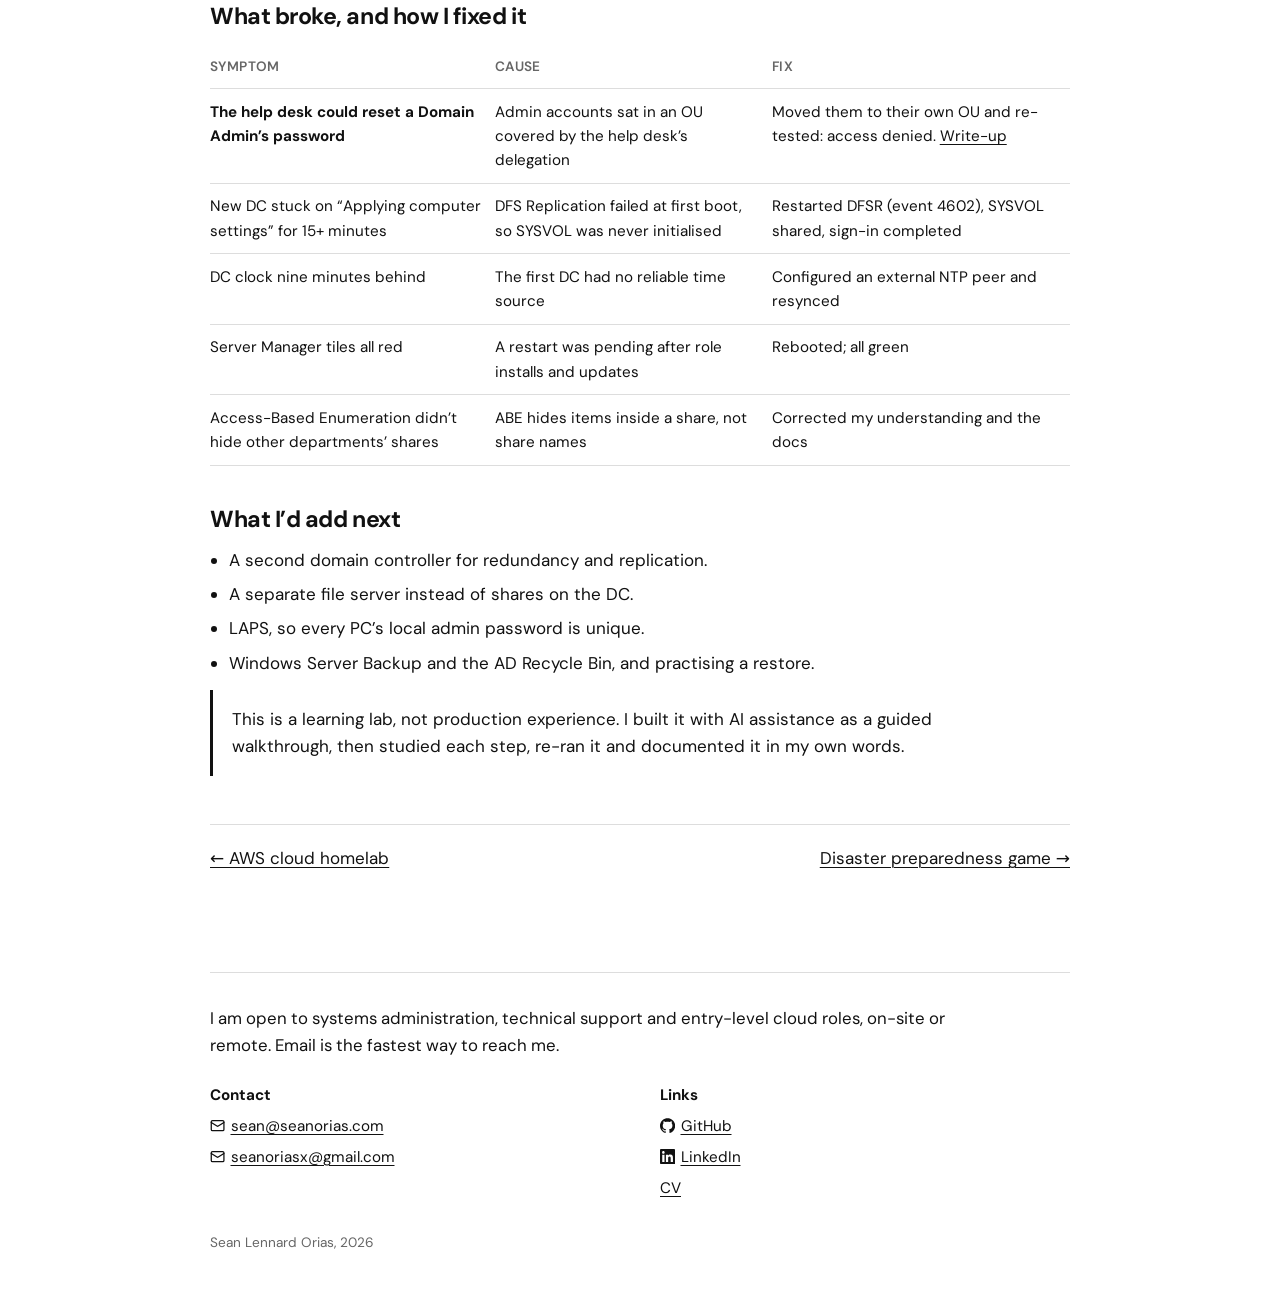
<file: projects/windows-ad-homelab.html>
<!DOCTYPE html>
<html lang="en">
<head>
  <script>if (location.hostname.endsWith('github.io')) location.replace('https://seanorias.com' + location.pathname.replace(/^\/portfolio/, '') + location.search + location.hash);</script>
  <meta charset="UTF-8">
  <meta name="viewport" content="width=device-width, initial-scale=1.0">
  <title>Windows Active Directory homelab | Sean Lennard Orias</title>
  <meta name="description" content="Windows Server 2025 Active Directory for a fictional 20-person firm: OUs, AGDLP groups, file shares, Group Policy, delegation, six help desk tickets and the problems I fixed.">
  <meta name="author" content="Sean Lennard Orias">
  <meta name="theme-color" content="#ffffff">
  <link rel="icon" href="../assets/favicon.svg?v=2" type="image/svg+xml">
  <link rel="icon" href="../favicon.ico?v=2" sizes="48x48">
  <link rel="icon" href="../assets/favicon-192.png?v=2" type="image/png" sizes="192x192">
  <link rel="apple-touch-icon" href="../apple-touch-icon.png?v=2">
  <link rel="canonical" href="https://seanorias.com/projects/windows-ad-homelab">
  <meta property="og:type" content="article">
  <meta property="og:title" content="Windows Active Directory homelab | Sean Lennard Orias">
  <meta property="og:description" content="Windows Server 2025 Active Directory for a fictional 20-person firm: OUs, AGDLP groups, file shares, Group Policy, delegation, six help desk tickets and the problems I fixed.">
  <meta property="og:image" content="https://seanorias.com/assets/img/og-card-pixel.png">
  <meta name="twitter:card" content="summary_large_image">
  <link rel="preload" href="../assets/fonts/dm-sans-latin-wght-normal.woff2" as="font" type="font/woff2" crossorigin>
  <link rel="preload" href="../assets/fonts/geist-pixel-square.woff2" as="font" type="font/woff2" crossorigin>
  <link rel="stylesheet" href="../css/fonts.css?v=5">
  <link rel="stylesheet" href="../css/tokens.css?v=5">
  <link rel="stylesheet" href="../css/base.css?v=5">
  <link rel="stylesheet" href="../css/layout.css?v=5">
  <link rel="stylesheet" href="../css/components.css?v=5">
  <link rel="stylesheet" href="../css/sections.css?v=5">
  <link rel="stylesheet" href="../css/pages.css?v=5">
  <link rel="stylesheet" href="../css/responsive.css?v=5">
</head>
<body>
  <a class="skip-link" href="#main-content">Skip to content</a>

  <header class="site-header">
    <div class="container nav-shell">
      <a class="brand" href="/">Sean Lennard Orias</a>
      <p class="status-pill"><span class="status-dot" aria-hidden="true"></span>Open to work &middot; Metro Manila / Remote</p>
      <nav aria-label="Primary">
        <ul class="nav-links">
          <li><a href="/#about">About</a></li>
          <li><a href="/#experience">Experience</a></li>
          <li><a href="/#projects" aria-current="page">Projects</a></li>
          <li><a href="/#notes">Notes</a></li>
          <li><a href="/#skills">Skills</a></li>
          <li><a href="/#certifications">Certifications</a></li>
          <li><a href="/#contact">Contact</a></li>
        </ul>
      </nav>
      <a href="../assets/Sean_Lennard_Orias_CV.pdf" class="btn btn-primary btn-small nav-cta" data-viewer="CV, Sean Lennard Orias" data-preview="../assets/img/viewer/cv.webp">View CV</a>
    </div>
  </header>

  <main id="main-content">
    <section class="page-head">
      <div class="container">
        <a class="crumb" href="/#projects">&larr; All projects</a>
        <h1>Windows Active Directory homelab</h1>
        <p class="page-lead">The IT setup for Harbor Point Accounting, a fictional 20-person firm, on Windows Server 2025, followed by the day-to-day tickets a help desk or junior sysadmin would handle there.</p>
        <dl class="glance"><div><dt>Type</dt><dd>Personal learning lab</dd></div><div><dt>Platform</dt><dd>VirtualBox, one server and one PC</dd></div><div><dt>Stack</dt><dd>Windows Server 2025, Windows 11, PowerShell</dd></div><div><dt>Result</dt><dd>6 tickets worked, 9 problems logged and fixed</dd></div></dl>
        <div class="page-links"><a class="btn btn-primary" href="https://github.com/deadnme/windows-ad-homelab" target="_blank" rel="noopener noreferrer">Source and docs on GitHub<span class="visually-hidden"> (opens in a new tab)</span></a><a class="btn btn-secondary" href="https://github.com/deadnme/windows-ad-homelab/blob/main/docs/11-troubleshooting-and-lessons.md" target="_blank" rel="noopener noreferrer">Full troubleshooting log<span class="visually-hidden"> (opens in a new tab)</span></a></div>
      </div>
    </section>    <section class="prose-wrap" style="padding-top:0.5rem">
      <div class="container prose">
        
        <figure class="figure ">
          <a href="../assets/img/winlab/03-server-manager-dashboard.webp" target="_blank" rel="noopener noreferrer"><img src="../assets/img/winlab/03-server-manager-dashboard.webp" alt="Server Manager dashboard on DC01" loading="lazy"></a>
          <figcaption>DC01 after all fixes: Active Directory, DHCP, DNS and file services all healthy.</figcaption>
        </figure>

        <h2>What I built</h2>
        <ul>
          <li><strong>Domain.</strong> A new forest, <code>harborpoint.internal</code>, on Windows Server 2025, with AD-integrated DNS zones, a reverse lookup zone and forwarders.</li>
          <li><strong>DHCP.</strong> A scope for the office PCs with router, DNS and domain options, authorized in AD.</li>
          <li><strong>Users and OUs.</strong> 20 staff in six department OUs, separate <code>adm.</code> accounts for IT in their own OU, and a Disabled Users OU for leavers.</li>
          <li><strong>Groups.</strong> The AGDLP model: department groups go into share groups, and only share groups get folder permissions, so a staff change is a group change.</li>
          <li><strong>File shares.</strong> One share per department that only that department can open, plus a public share for everyone.</li>
          <li><strong>Group Policy.</strong> Password and lockout rules, idle screen lock, a logon banner and wallpaper, mapped drives by group, and USB storage blocked for Sales.</li>
          <li><strong>Delegation.</strong> The help desk group can reset passwords and unlock accounts, and nothing else.</li>
          <li><strong>Automation.</strong> PowerShell scripts for bulk user import, onboarding, offboarding and a stale-account report.</li>
        </ul>

        <h2>What an employee sees</h2>
        <p>Rachel Kim, Sales Manager, signs in to the Windows 11 PC: company wallpaper, her <code>P:</code> and <code>S:</code> drives mapped by group, the Accounting share denied and Registry Editor blocked. All of it comes from Active Directory and Group Policy.</p>
        <div class="gallery"><figure class="figure ">
          <a href="../assets/img/winlab/08-rachel-mapped-drives.webp" target="_blank" rel="noopener noreferrer"><img src="../assets/img/winlab/08-rachel-mapped-drives.webp" alt="File Explorer showing mapped P and S drives" loading="lazy"></a>
          <figcaption>Drives mapped by group membership, with the company wallpaper.</figcaption>
        </figure><figure class="figure ">
          <a href="../assets/img/winlab/08-rachel-verification.webp" target="_blank" rel="noopener noreferrer"><img src="../assets/img/winlab/08-rachel-verification.webp" alt="Command output verifying Rachel&#x27;s access" loading="lazy"></a>
          <figcaption>Checking what she can and can&rsquo;t reach, as her.</figcaption>
        </figure><figure class="figure ">
          <a href="../assets/img/winlab/05-aduc-ou-structure.webp" target="_blank" rel="noopener noreferrer"><img src="../assets/img/winlab/05-aduc-ou-structure.webp" alt="Active Directory Users and Computers OU tree" loading="lazy"></a>
          <figcaption>Department OUs, with admin accounts kept apart.</figcaption>
        </figure><figure class="figure ">
          <a href="../assets/img/winlab/05-aduc-groups.webp" target="_blank" rel="noopener noreferrer"><img src="../assets/img/winlab/05-aduc-groups.webp" alt="Security groups in Active Directory" loading="lazy"></a>
          <figcaption>Department and share groups, following AGDLP.</figcaption>
        </figure><figure class="figure ">
          <a href="../assets/img/winlab/07-gpmc-sales-linked-gpos.webp" target="_blank" rel="noopener noreferrer"><img src="../assets/img/winlab/07-gpmc-sales-linked-gpos.webp" alt="Group Policy Management console" loading="lazy"></a>
          <figcaption>GPOs linked to the Sales OU, including the USB block.</figcaption>
        </figure><figure class="figure ">
          <a href="../assets/img/winlab/09-aduc-disabled-users.webp" target="_blank" rel="noopener noreferrer"><img src="../assets/img/winlab/09-aduc-disabled-users.webp" alt="Disabled Users OU" loading="lazy"></a>
          <figcaption>Leavers are disabled and moved, not deleted.</figcaption>
        </figure></div>

        <h2>Help desk tickets I worked</h2>
        <ul>
          <li><strong>Account lockout,</strong> traced to the PC that caused it with Security event 4740.</li>
          <li><strong>Forgotten password,</strong> after verifying the caller: a one-time password from the delegated help desk account, with a change forced at next sign-in.</li>
          <li><strong>New starter,</strong> created with the onboarding script after the request came from the manager.</li>
          <li><strong>Leaver,</strong> disabled rather than deleted and removed from their groups, with the ticket number recorded on the account.</li>
          <li><strong>Department move,</strong> where the user was still in his old department&rsquo;s group; fixed as a group change so share access followed.</li>
          <li><strong>A PC missing the company sign-in message,</strong> because it sat in the default Computers container, which can&rsquo;t have GPOs linked.</li>
        </ul>

        <h2>What broke, and how I fixed it</h2>
        <table class="fix-table"><thead><tr><th scope="col">Symptom</th><th scope="col">Cause</th><th scope="col">Fix</th></tr></thead><tbody><tr><td data-label="Symptom"><strong>The help desk could reset a Domain Admin&rsquo;s password</strong></td><td data-label="Cause">Admin accounts sat in an OU covered by the help desk&rsquo;s delegation</td><td data-label="Fix">Moved them to their own OU and re-tested: access denied. <a href="../notes/helpdesk-could-reset-domain-admin">Write-up</a></td></tr><tr><td data-label="Symptom">New DC stuck on &ldquo;Applying computer settings&rdquo; for 15+ minutes</td><td data-label="Cause">DFS Replication failed at first boot, so SYSVOL was never initialised</td><td data-label="Fix">Restarted DFSR (event 4602), SYSVOL shared, sign-in completed</td></tr><tr><td data-label="Symptom">DC clock nine minutes behind</td><td data-label="Cause">The first DC had no reliable time source</td><td data-label="Fix">Configured an external NTP peer and resynced</td></tr><tr><td data-label="Symptom">Server Manager tiles all red</td><td data-label="Cause">A restart was pending after role installs and updates</td><td data-label="Fix">Rebooted; all green</td></tr><tr><td data-label="Symptom">Access-Based Enumeration didn&rsquo;t hide other departments&rsquo; shares</td><td data-label="Cause">ABE hides items inside a share, not share names</td><td data-label="Fix">Corrected my understanding and the docs</td></tr></tbody></table>

        <h2>What I&rsquo;d add next</h2>
        <ul>
          <li>A second domain controller for redundancy and replication.</li>
          <li>A separate file server instead of shares on the DC.</li>
          <li>LAPS, so every PC&rsquo;s local admin password is unique.</li>
          <li>Windows Server Backup and the AD Recycle Bin, and practising a restore.</li>
        </ul>

        <p class="callout">This is a learning lab, not production experience. I built it with AI assistance as a guided walkthrough, then studied each step, re-ran it and documented it in my own words.</p>
        <nav class="next-up" aria-label="More"><a href="aws-cloud-homelab">&larr; AWS cloud homelab</a><a href="disaster-preparedness-game">Disaster preparedness game &rarr;</a></nav>

      </div>
    </section>
  </main>

  <footer class="site-footer" id="contact">
    <div class="container footer-shell">
      <p class="footer-intro">I am open to systems administration, technical support and entry-level cloud roles, on-site or remote. Email is the fastest way to reach me.</p>
      <div class="footer-cols">
        <div>
          <h2 class="footer-head">Contact</h2>
          <ul class="footer-list">
            <li><a href="mailto:sean@seanorias.com"><svg class="icon" aria-hidden="true" focusable="false"><use href="../assets/icons.svg#email"/></svg>sean@seanorias.com</a></li>
            <li><a href="mailto:seanoriasx@gmail.com"><svg class="icon" aria-hidden="true" focusable="false"><use href="../assets/icons.svg#email"/></svg>seanoriasx@gmail.com</a></li>
          </ul>
        </div>
        <div>
          <h2 class="footer-head">Links</h2>
          <ul class="footer-list">
            <li><a href="https://github.com/deadnme" target="_blank" rel="noopener noreferrer"><svg class="icon" aria-hidden="true" focusable="false"><use href="../assets/icons.svg#github"/></svg>GitHub<span class="visually-hidden"> (opens in a new tab)</span></a></li>
            <li><a href="https://www.linkedin.com/in/sean-orias-67763924a/" target="_blank" rel="noopener noreferrer"><svg class="icon" aria-hidden="true" focusable="false"><use href="../assets/icons.svg#linkedin"/></svg>LinkedIn<span class="visually-hidden"> (opens in a new tab)</span></a></li>
            <li><a href="../assets/Sean_Lennard_Orias_CV.pdf" data-viewer="CV, Sean Lennard Orias" data-preview="../assets/img/viewer/cv.webp">CV</a></li>
          </ul>
        </div>
      </div>
      <p class="footer-meta">Sean Lennard Orias, <span id="footer-year"></span></p>
    </div>
  </footer>

  <script src="../js/nav.js?v=3" defer></script>
</body>
</html>
</file>
<file: css/fonts.css>
/* Self-hosted fonts (SIL OFL 1.1, licences in assets/fonts/).
   Geist Pixel Square: the hero name and section headings only.
   DM Sans (variable weight): everything else.
   Both regular files are preloaded in each page's <head>. */

@font-face {
  font-family: "Geist Pixel";
  src: url("../assets/fonts/geist-pixel-square.woff2") format("woff2");
  font-weight: 400;
  font-style: normal;
  font-display: swap;
}

@font-face {
  font-family: "DM Sans";
  src: url("../assets/fonts/dm-sans-latin-wght-normal.woff2") format("woff2");
  font-weight: 100 1000;
  font-style: normal;
  font-display: swap;
}

@font-face {
  font-family: "DM Sans";
  src: url("../assets/fonts/dm-sans-latin-wght-italic.woff2") format("woff2");
  font-weight: 100 1000;
  font-style: italic;
  font-display: swap;
}
</file>
<file: css/tokens.css>
:root {
  --paper: #ffffff;
  --ink: #111111;
  --muted: #666666;
  --rule: #dddddd;
  --accent: #111111;
  --accent-ink: #666666;
  --status: #1f9d55; /* status pill dot: green = open to work; use red (#d93025) once employed */
  --max-width: 860px;
  --radius: 4px;
  --font-pixel: "Geist Pixel", ui-monospace, "Cascadia Code", Consolas, monospace;
  --font-display: "DM Sans", "Segoe UI", system-ui, sans-serif;
  --font-body: "DM Sans", "Segoe UI", system-ui, -apple-system, sans-serif;
}
</file>
<file: css/base.css>
* {
  box-sizing: border-box;
  margin: 0;
  padding: 0;
}

@media (prefers-reduced-motion: no-preference) {
  html { scroll-behavior: smooth; }
}

body {
  font-family: var(--font-body);
  font-size: 1.0625rem;
  line-height: 1.6;
  color: var(--ink);
  background: var(--paper);
  min-height: 100vh;
  -webkit-font-smoothing: antialiased;
}

h1, h2, h3 {
  font-family: var(--font-display);
  font-weight: 700;
  line-height: 1.15;
  letter-spacing: -0.02em;
  text-wrap: balance;
}

p, li, dd {
  max-width: 68ch;
}

a {
  color: var(--accent);
  text-decoration: underline;
  text-decoration-thickness: 1px;
  text-underline-offset: 0.18em;
  transition: color 0.15s ease;
}

a:hover { color: var(--accent-ink); }

code {
  font-family: ui-monospace, "Cascadia Code", Consolas, monospace;
  font-size: 0.9em;
}

/* Accessibility foundations */

:focus-visible {
  outline: 2px solid var(--accent);
  outline-offset: 3px;
  border-radius: var(--radius);
}

section[id],
#main-content {
  scroll-margin-top: 7rem;
}

.visually-hidden {
  position: absolute !important;
  width: 1px;
  height: 1px;
  padding: 0;
  margin: -1px;
  overflow: hidden;
  clip: rect(0 0 0 0);
  clip-path: inset(50%);
  white-space: nowrap;
  border: 0;
}

.skip-link {
  position: absolute;
  left: 0.75rem;
  top: -100px;
  z-index: 200;
  padding: 0.7rem 1.1rem;
  border-radius: var(--radius);
  background: var(--accent);
  color: #fff;
  font-weight: 600;
  text-decoration: none;
  transition: top 0.18s ease;
}

.skip-link:focus { top: 0.75rem; }

@media (prefers-reduced-motion: reduce) {
  *,
  *::before,
  *::after {
    animation-duration: 0.01ms !important;
    animation-iteration-count: 1 !important;
    transition-duration: 0.01ms !important;
    scroll-behavior: auto !important;
  }
}
</file>
<file: css/layout.css>
.container {
  width: min(var(--max-width), calc(100% - 2.5rem));
  margin: 0 auto;
}

/* Header */

.site-header {
  position: sticky;
  top: 0;
  z-index: 20;
  background: var(--paper);
  border-bottom: 1px solid var(--rule);
}

.nav-shell {
  display: flex;
  flex-wrap: wrap;
  align-items: center;
  gap: 0.35rem 1rem;
  padding: 0.7rem 0 0.4rem;
}

.nav-shell nav {
  order: 3;
  width: 100%;
}

.status-pill {
  display: inline-flex;
  align-items: center;
  gap: 0.45rem;
  padding: 0.2rem 0.7rem;
  border: 1px solid var(--rule);
  border-radius: 999px;
  color: var(--muted);
  font-size: 0.82rem;
  line-height: 1.4;
  white-space: nowrap;
  max-width: none;
}

.status-dot {
  width: 0.5rem;
  height: 0.5rem;
  border-radius: 50%;
  background: var(--status);
  flex: none;
}

.brand {
  font-family: var(--font-display);
  font-weight: 700;
  font-size: 1.05rem;
  letter-spacing: -0.01em;
  color: var(--ink);
  text-decoration: none;
  white-space: nowrap;
}

.brand:hover { color: var(--accent-ink); }

.nav-links {
  display: flex;
  flex-wrap: wrap;
  align-items: center;
  gap: 0.15rem 1.15rem;
  list-style: none;
  font-size: 0.95rem;
}

.nav-links a {
  color: var(--muted);
  text-decoration: none;
  padding: 0.25rem 0;
  border-bottom: 2px solid transparent;
}

.nav-links a:hover { color: var(--ink); }

.nav-links a[aria-current] {
  color: var(--ink);
  border-bottom-color: var(--accent);
}

.nav-cta { flex: none; margin-left: auto; }

/* Page rhythm */

main { padding-bottom: 3rem; }

.hero { padding: 4.5rem 0 3.5rem; }

section { padding: 2.75rem 0; }

.section-head {
  display: flex;
  align-items: center;
  gap: 1.25rem;
  margin-bottom: 1.75rem;
}

.section-head h2 {
  font-family: var(--font-pixel);
  font-weight: 400;
  letter-spacing: 0;
  font-size: 1.6rem;
  flex: none;
}

.section-head::after {
  content: "";
  flex: 1;
  height: 1px;
  background: var(--rule);
}

.section-intro {
  color: var(--muted);
  margin: -0.75rem 0 1.75rem;
}

/* Footer: the contact area */

.site-footer {
  padding: 0.5rem 0 2.5rem;
  color: var(--muted);
  font-size: 0.95rem;
}

.footer-shell {
  padding-top: 2rem;
  border-top: 1px solid var(--rule);
}

.footer-intro {
  color: var(--ink);
  font-size: 1.05rem;
  margin-bottom: 1.75rem;
}

.footer-cols {
  display: grid;
  grid-template-columns: repeat(2, minmax(0, 1fr));
  gap: 1.5rem 2.5rem;
}

.footer-head {
  font-family: var(--font-body);
  font-size: 0.95rem;
  font-weight: 700;
  letter-spacing: 0;
  color: var(--ink);
  margin-bottom: 0.6rem;
}

.footer-list {
  list-style: none;
  display: grid;
  gap: 0.4rem;
}

.footer-list a { overflow-wrap: anywhere; }

.footer-meta {
  margin-top: 2rem;
  font-size: 0.85rem;
}
</file>
<file: css/components.css>
/* Buttons */

.btn {
  display: inline-flex;
  align-items: center;
  justify-content: center;
  gap: 0.4em;
  min-height: 44px;
  padding: 0.6rem 1.1rem;
  border-radius: var(--radius);
  border: 1px solid transparent;
  font-family: var(--font-body);
  font-weight: 600;
  font-size: 0.95rem;
  text-decoration: none;
  transition: background 0.15s ease, color 0.15s ease, border-color 0.15s ease;
}

.btn-primary {
  background: var(--ink);
  color: var(--paper);
}

.btn-primary:hover {
  background: var(--muted);
  color: var(--paper);
}

.btn-secondary {
  background: var(--paper);
  color: var(--ink);
  border-color: var(--ink);
}

.btn-secondary:hover {
  background: var(--ink);
  color: var(--paper);
}

.btn-small {
  min-height: 36px;
  padding: 0.35rem 0.85rem;
  font-size: 0.9rem;
}

/* Label / value sheets (hero facts, skills, contact) */

.sheet {
  display: grid;
  grid-template-columns: 11rem minmax(0, 1fr);
  row-gap: 0.7rem;
  column-gap: 1.5rem;
}

.sheet dt {
  font-family: var(--font-display);
  font-weight: 600;
  color: var(--ink);
  letter-spacing: -0.01em;
}

.sheet--wide { grid-template-columns: 13rem minmax(0, 1fr); }

/* Chips (tools, tags) */

.chips {
  display: flex;
  flex-wrap: wrap;
  gap: 0.45rem;
  list-style: none;
}

.chips li {
  padding: 0.2rem 0.6rem;
  border-radius: var(--radius);
  background: var(--paper);
  color: var(--ink);
  border: 1px solid var(--rule);
  font-size: 0.85rem;
  font-weight: 500;
}

.chips-row {
  display: flex;
  align-items: baseline;
  flex-wrap: wrap;
  gap: 0.6rem 0.9rem;
  margin-top: 1.1rem;
}

.chips-row > span {
  font-family: var(--font-display);
  font-weight: 600;
  font-size: 0.95rem;
  color: var(--muted);
}

/* Bullets */

.bullets {
  padding-left: 1.2rem;
  display: grid;
  gap: 0.55rem;
}

.bullets li::marker { color: var(--ink); }


/* Small logos inside links (Email, LinkedIn, GitHub) */

.icon {
  width: 1em;
  height: 1em;
  margin-right: 0.35em;
  vertical-align: -0.125em;
  flex-shrink: 0;
}

/* Document viewer: CV and certificates open over a dimmed page */

body:has(.doc-viewer[open]) { overflow: hidden; }

.doc-viewer {
  width: min(92vw, 960px);
  height: 92vh;
  max-width: none;
  max-height: none;
  margin: auto;
  padding: 0;
  border: 0;
  border-radius: var(--radius);
  background: var(--paper);
  color: var(--ink);
  box-shadow: 0 20px 60px rgb(0 0 0 / 0.35);
  overflow: hidden;
}

.doc-viewer[open] {
  display: flex;
  flex-direction: column;
}

.doc-viewer::backdrop { background: rgb(0 0 0 / 0.7); }

.doc-viewer-bar {
  display: flex;
  align-items: center;
  gap: 0.75rem;
  padding: 0.6rem 0.75rem 0.6rem 1rem;
  border-bottom: 1px solid var(--rule);
}

.doc-viewer-title {
  margin-right: auto;
  font-family: var(--font-display);
  font-size: 1rem;
  font-weight: 600;
  overflow: hidden;
  text-overflow: ellipsis;
  white-space: nowrap;
}

.doc-viewer-bar .btn { white-space: nowrap; flex-shrink: 0; }

.doc-viewer-close {
  cursor: pointer;
  font-size: 1.4rem;
  line-height: 1;
  padding: 0 0.6rem;
}

.doc-viewer-body {
  flex: 1;
  min-height: 0;
  overflow: auto;
  background: #eeeeee;
}

.doc-viewer-body iframe {
  display: block;
  width: 100%;
  height: 100%;
  border: 0;
}

.doc-viewer-body img {
  display: block;
  width: 100%;
  height: auto;
  background: #fff;
}

@media (max-width: 767px) {
  .doc-viewer {
    width: calc(100vw - 24px);
    height: calc(100dvh - 48px);
  }
}
</file>
<file: css/sections.css>
/* Hero */

.hero h1 {
  font-family: var(--font-pixel);
  font-weight: 400;
  font-size: clamp(2.4rem, 5vw, 3.6rem);
  letter-spacing: 0;
  overflow-wrap: break-word;
  min-width: 0;
  line-height: 1.02;
  margin-bottom: 0.6rem;
}

.hero-role {
  font-family: var(--font-display);
  font-size: clamp(1.15rem, 2.2vw, 1.4rem);
  font-weight: 500;
  color: var(--muted);
  letter-spacing: -0.01em;
  margin-bottom: 1.75rem;
}

.hero-lead {
  font-size: 1.125rem;
  line-height: 1.65;
  margin-bottom: 1.75rem;
}

.cta-row {
  display: flex;
  flex-wrap: wrap;
  align-items: center;
  gap: 0.75rem 1.25rem;
  margin-bottom: 2.5rem;
}

.text-link {
  font-weight: 600;
  text-decoration: none;
}

.text-link:hover { text-decoration: underline; }

.cta-row .aside-links {
  display: flex;
  gap: 1.1rem;
  margin-left: 0.5rem;
  font-size: 0.95rem;
}

.cta-row .aside-links a { color: var(--muted); }

.cta-row .aside-links a:hover { color: var(--accent); }

/* About */

.habits {
  list-style: none;
  display: grid;
  grid-template-columns: repeat(2, minmax(0, 1fr));
  gap: 1rem 2rem;
  margin-top: 1.5rem;
}

.habits li {
  padding-top: 0.75rem;
  border-top: 1px solid var(--rule);
}

.habits strong {
  display: block;
  font-family: var(--font-display);
  font-weight: 600;
  margin-bottom: 0.15rem;
}

.habits span { color: var(--muted); }

/* Experience */

.role-head {
  display: flex;
  justify-content: space-between;
  align-items: baseline;
  gap: 1rem;
  flex-wrap: wrap;
  margin-bottom: 0.25rem;
}

.role-head h3 { font-size: 1.25rem; }

.role-dates {
  color: var(--muted);
  font-size: 0.95rem;
  white-space: nowrap;
}

.role-org {
  color: var(--muted);
  margin-bottom: 1.1rem;
}

/* Projects */

.project + .project {
  margin-top: 2.25rem;
  padding-top: 2.25rem;
  border-top: 1px solid var(--rule);
}

.project-head {
  display: flex;
  justify-content: space-between;
  align-items: baseline;
  gap: 1rem;
  flex-wrap: wrap;
  margin-bottom: 0.35rem;
}

.project-head h3 { font-size: 1.25rem; }

.project-links {
  display: flex;
  gap: 1rem;
  font-size: 0.95rem;
}

.project-meta {
  color: var(--muted);
  font-size: 0.92rem;
  margin-bottom: 0.9rem;
}

.project p + p { margin-top: 0.75rem; }

/* Certifications */

.cert-list { list-style: none; }

.cert-list li {
  display: grid;
  grid-template-columns: minmax(0, 1.6fr) minmax(0, 1fr) 4rem auto;
  align-items: baseline;
  gap: 1rem;
  padding: 0.8rem 0;
  border-bottom: 1px solid var(--rule);
}

.cert-list li:first-child { border-top: 1px solid var(--rule); }

.cert-name { font-weight: 600; }

.cert-issuer,
.cert-year { color: var(--muted); }

.cert-year { font-variant-numeric: tabular-nums; }

.cert-link { text-align: right; }
</file>
<file: css/pages.css>
/* Components added for the project cards, case studies and notes. */

/* Hero stats */

.stats {
  list-style: none;
  display: grid;
  grid-template-columns: repeat(4, minmax(0, 1fr));
  gap: 1rem;
  margin: 0 0 2.25rem;
  padding: 1.1rem 0;
  border-top: 1px solid var(--rule);
  border-bottom: 1px solid var(--rule);
}

.stats li { max-width: none; }

.stats strong {
  display: block;
  font-family: var(--font-display);
  font-size: 1.85rem;
  line-height: 1.1;
  letter-spacing: -0.02em;
  color: var(--ink);
}

.stats span {
  display: block;
  color: var(--muted);
  font-size: 0.92rem;
  line-height: 1.4;
}

/* Project cards */

.cards {
  display: grid;
  grid-template-columns: repeat(2, minmax(0, 1fr));
  grid-auto-flow: row dense;
  gap: 1.5rem;
}

.card {
  display: flex;
  flex-direction: column;
  border: 1px solid var(--rule);
  border-radius: 6px;
  background: var(--paper);
  overflow: hidden;
  transition: border-color 0.15s ease, box-shadow 0.15s ease;
}

.card:hover {
  border-color: var(--accent);
  box-shadow: 0 6px 18px rgba(0, 0, 0, 0.08);
}

.card-media {
  display: block;
  aspect-ratio: 16 / 10;
  background: #f4f4f4;
  border-bottom: 1px solid var(--rule);
}

.card-media img {
  width: 100%;
  height: 100%;
  object-fit: cover;
  object-position: top left;
  display: block;
}

.card-media--contain img {
  object-fit: contain;
  object-position: center;
  background: #fff;
  padding: 0.5rem;
}

.card-body {
  display: flex;
  flex-direction: column;
  gap: 0.55rem;
  padding: 1.1rem 1.2rem 1.2rem;
  flex: 1;
}

.card-kicker {
  font-size: 0.82rem;
  font-weight: 600;
  letter-spacing: 0.04em;
  text-transform: uppercase;
  color: var(--muted);
}

.card h3 { font-size: 1.2rem; }

.card h3 a {
  color: var(--ink);
  text-decoration: none;
}

.card h3 a:hover { color: var(--accent-ink); }

.card-outcome { color: var(--ink); }

.card .chips li { font-size: 0.8rem; }

.card-links {
  display: flex;
  flex-wrap: wrap;
  gap: 0.4rem 1.1rem;
  margin-top: auto;
  padding-top: 0.4rem;
  font-size: 0.95rem;
}

.card-links .primary-link { font-weight: 600; }

.section-note {
  margin-top: 1.5rem;
  color: var(--muted);
  font-size: 0.92rem;
}

/* Notes and Skills: two-column grid, each item a teal dot, a bold title and a line under it */

.notes,
.skill-rows {
  list-style: none;
  display: grid;
  grid-template-columns: repeat(2, minmax(0, 1fr));
  gap: 1.5rem 2.5rem;
}

.notes li,
.skill-rows > div {
  position: relative;
  padding-left: 1.15rem;
  max-width: none;
  min-width: 0;
}

.notes li::before,
.skill-rows > div::before {
  content: "";
  position: absolute;
  left: 0;
  top: 0.55em;
  width: 0.45rem;
  height: 0.45rem;
  border-radius: 50%;
  background: var(--ink);
}

.notes a,
.skill-rows dt {
  display: block;
  font-weight: 700;
  font-size: 1.05rem;
  line-height: 1.35;
  color: var(--ink);
  text-decoration: none;
}

.notes a:hover { color: var(--accent); text-decoration: underline; }

.notes .note-tag {
  display: block;
  margin-top: 0.2rem;
  font-size: 0.85rem;
  color: var(--muted);
}

.notes p,
.skill-rows dd {
  margin-top: 0.3rem;
  color: var(--muted);
  font-size: 0.95rem;
}

/* Sub-pages: case studies and notes */

.page-head { padding: 3.25rem 0 1.5rem; }

.crumb {
  display: inline-block;
  margin-bottom: 1.25rem;
  font-size: 0.95rem;
}

.page-head h1 {
  font-size: clamp(2rem, 4.2vw, 2.8rem);
  letter-spacing: -0.03em;
  margin-bottom: 0.6rem;
}

.page-lead {
  font-size: 1.15rem;
  color: var(--muted);
  margin-bottom: 1.25rem;
}

.page-links {
  display: flex;
  flex-wrap: wrap;
  gap: 0.75rem;
  margin-top: 1.25rem;
}

.glance {
  display: grid;
  grid-template-columns: repeat(4, minmax(0, 1fr));
  gap: 1rem 1.5rem;
  padding: 1.1rem 0;
  border-top: 1px solid var(--rule);
  border-bottom: 1px solid var(--rule);
}

.glance dt {
  font-size: 0.8rem;
  font-weight: 600;
  letter-spacing: 0.05em;
  text-transform: uppercase;
  color: var(--muted);
}

.glance dd { font-size: 0.98rem; }

.prose h2 {
  font-size: 1.45rem;
  margin: 2.5rem 0 0.9rem;
}

.prose h3 {
  font-size: 1.1rem;
  margin: 1.75rem 0 0.5rem;
}

.prose p + p,
.prose p + ul,
.prose ul + p { margin-top: 0.8rem; }

.prose ul { padding-left: 1.2rem; display: grid; gap: 0.45rem; }
.prose li::marker { color: var(--ink); }

.prose code {
  background: #f4f4f4;
  padding: 0.05rem 0.3rem;
  border-radius: 3px;
}

.figure { margin: 1.75rem 0; }

.figure a { display: block; }

.figure img {
  display: block;
  width: 100%;
  height: auto;
  border: 1px solid var(--rule);
  border-radius: 6px;
  background: #fff;
}

.figure figcaption {
  margin-top: 0.55rem;
  color: var(--muted);
  font-size: 0.9rem;
}

.figure--wide { width: min(1080px, calc(100vw - 2.5rem)); margin-left: 50%; transform: translateX(-50%); }

.gallery {
  display: grid;
  grid-template-columns: repeat(2, minmax(0, 1fr));
  gap: 1.25rem;
  margin: 1.5rem 0;
}

.gallery .figure { margin: 0; }

.fix-table {
  width: 100%;
  border-collapse: collapse;
  margin: 1rem 0;
  font-size: 0.95rem;
}

.fix-table th,
.fix-table td {
  text-align: left;
  vertical-align: top;
  padding: 0.65rem 0.75rem 0.65rem 0;
  border-bottom: 1px solid var(--rule);
}

.fix-table th {
  font-family: var(--font-display);
  font-weight: 600;
  color: var(--muted);
  font-size: 0.85rem;
  letter-spacing: 0.03em;
  text-transform: uppercase;
}

.callout {
  margin: 1.5rem 0;
  padding: 1rem 1.2rem;
  border-left: 3px solid var(--ink);
  background: var(--paper);
  border-radius: 0 var(--radius) var(--radius) 0;
}

.next-up {
  display: flex;
  justify-content: space-between;
  flex-wrap: wrap;
  gap: 1rem;
  margin-top: 3rem;
  padding-top: 1.25rem;
  border-top: 1px solid var(--rule);
}

@media (max-width: 720px) {
  .stats { grid-template-columns: repeat(2, minmax(0, 1fr)); }
  .stats strong { font-size: 1.55rem; }

  .cards { grid-template-columns: 1fr; }

  .notes,
  .skill-rows { grid-template-columns: 1fr; }

  .page-head { padding: 2rem 0 1rem; }
  .glance { grid-template-columns: repeat(2, minmax(0, 1fr)); }
  .gallery { grid-template-columns: 1fr; }
  .figure--wide { width: 100%; margin-left: 0; transform: none; }

  .fix-table thead { display: none; }
  .fix-table tr { display: block; padding: 0.6rem 0; border-bottom: 1px solid var(--rule); }
  .fix-table td { display: block; border: 0; padding: 0.15rem 0; }
  .fix-table td::before {
    content: attr(data-label) ": ";
    font-weight: 600;
    color: var(--muted);
  }
}

.about-sheet { margin-top: 2rem; }

.figure--tall { max-width: 620px; }

.prose pre {
  margin: 1rem 0;
  padding: 0.9rem 1rem;
  overflow-x: auto;
  background: #111111;
  color: #eeeeee;
  border-radius: 6px;
  font-size: 0.88rem;
  line-height: 1.5;
}

.prose pre code { background: none; padding: 0; color: inherit; }

.hero .cta-row { margin-bottom: 0; }


.prose code,
.page-lead code,
.page-head h1,
.notes p code { overflow-wrap: anywhere; }

.hero { padding-bottom: 1.5rem; }

/* Sub-headings in the pixel face, regular weight (the face has one weight):
   role titles, project card titles, About points, Notes and Skills titles. */

.role-head h3,
.card h3,
.habits strong,
.notes a,
.skill-rows dt {
  font-family: var(--font-pixel);
  font-weight: 400;
  letter-spacing: 0;
}

.role-head h3 { font-size: 1.4rem; }
.card h3 { font-size: 1.3rem; }
.habits strong,
.notes a,
.skill-rows dt { font-size: 1.12rem; }
</file>
<file: css/responsive.css>
@media (max-width: 720px) {
  .container { width: calc(100% - 2rem); }

  .site-header { position: static; }

  .nav-shell { padding: 0.7rem 0; }

  .brand { flex-basis: 100%; }

  .status-pill { white-space: normal; }

  section[id],
  #main-content { scroll-margin-top: 1rem; }

  .nav-links {
    gap: 0.1rem 0.9rem;
    font-size: 0.9rem;
  }

  .nav-cta { display: none; }

  .hero { padding: 2.5rem 0 2.25rem; }

  section { padding: 2rem 0; }

  .cta-row .btn { flex: 1 1 auto; }

  .cta-row .aside-links {
    width: 100%;
    margin-left: 0;
  }

  .sheet,
  .sheet--wide {
    grid-template-columns: 1fr;
    row-gap: 0.9rem;
  }

  .sheet dt { margin-bottom: -0.65rem; }

  .habits { grid-template-columns: 1fr; }

  .cert-list li {
    grid-template-columns: 1fr auto;
    row-gap: 0.1rem;
  }

  .cert-name { grid-column: 1; }

  .cert-link {
    grid-column: 2;
    grid-row: 1 / span 2;
    align-self: center;
  }

  .cert-issuer { grid-column: 1; }

  .cert-year { display: none; }

  .cert-issuer::after { content: ", " attr(data-year); }

  .footer-cols { grid-template-columns: 1fr; }
}
</file>
